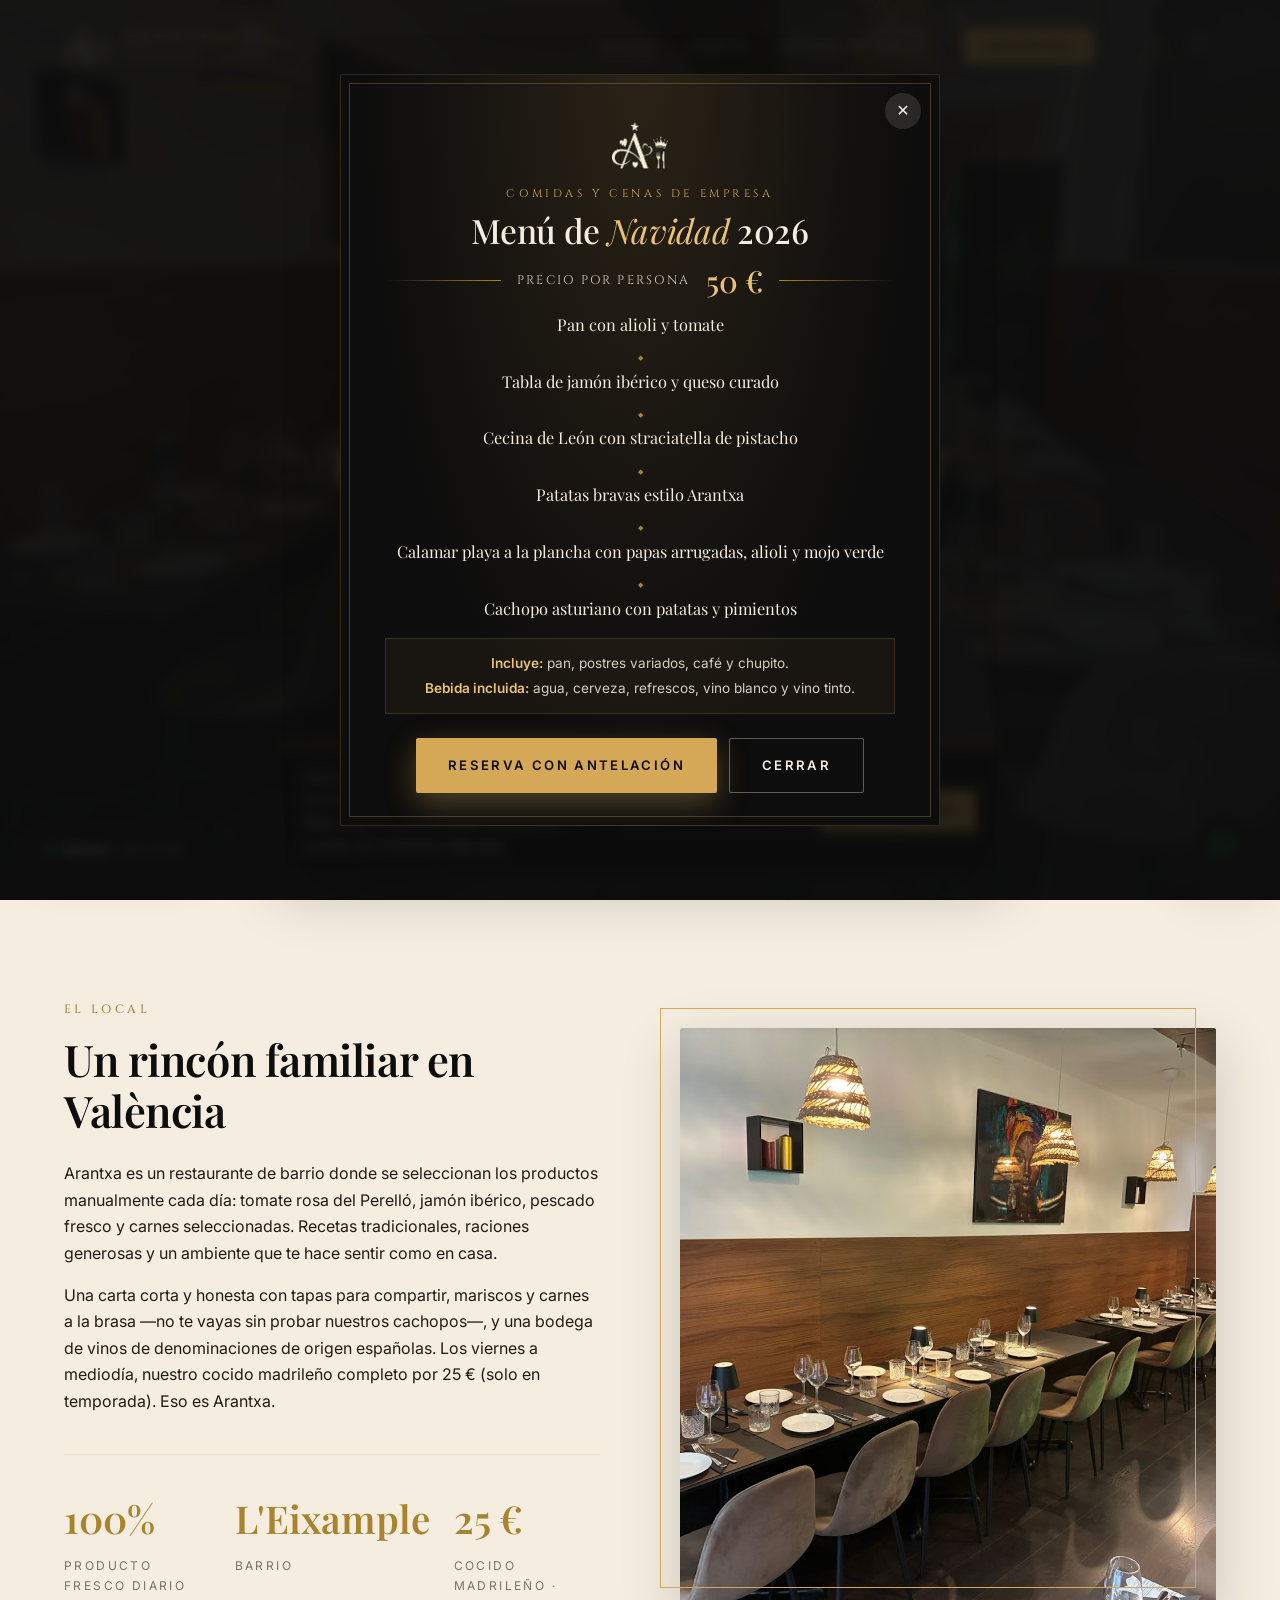
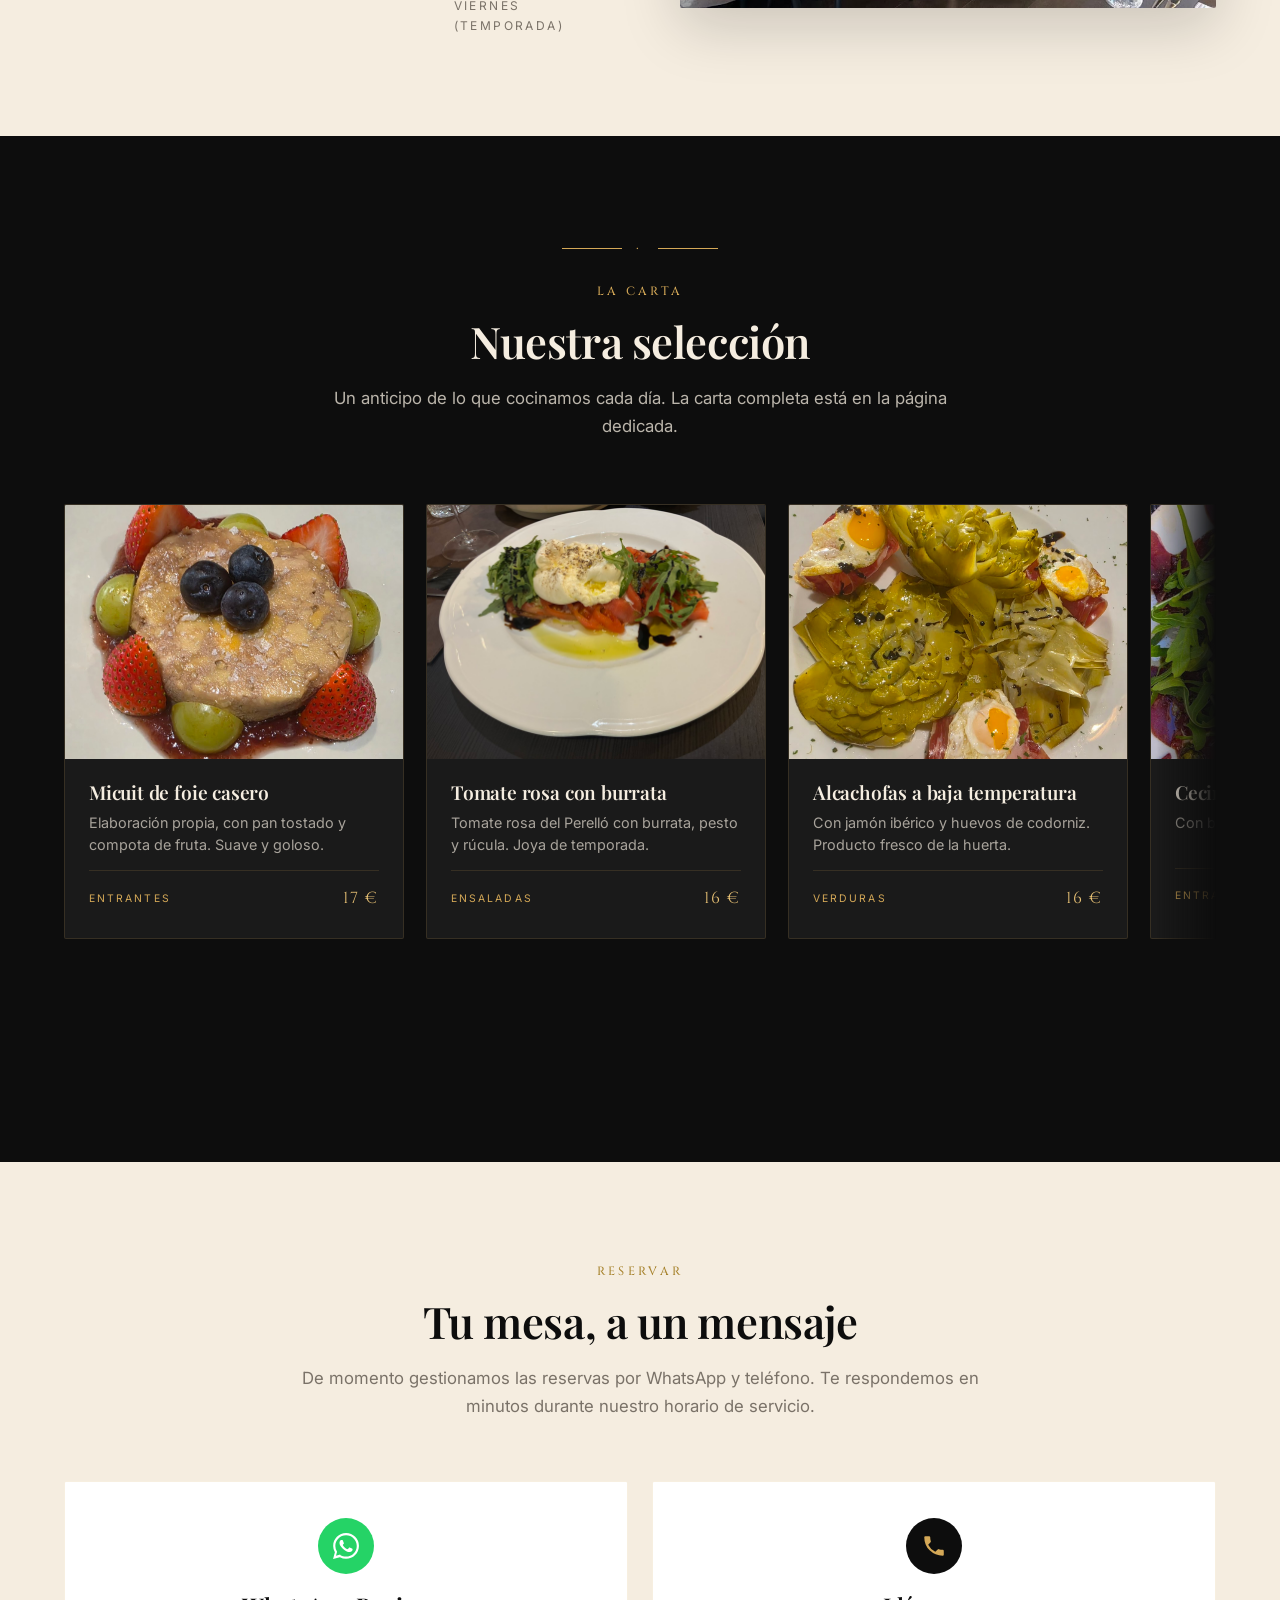
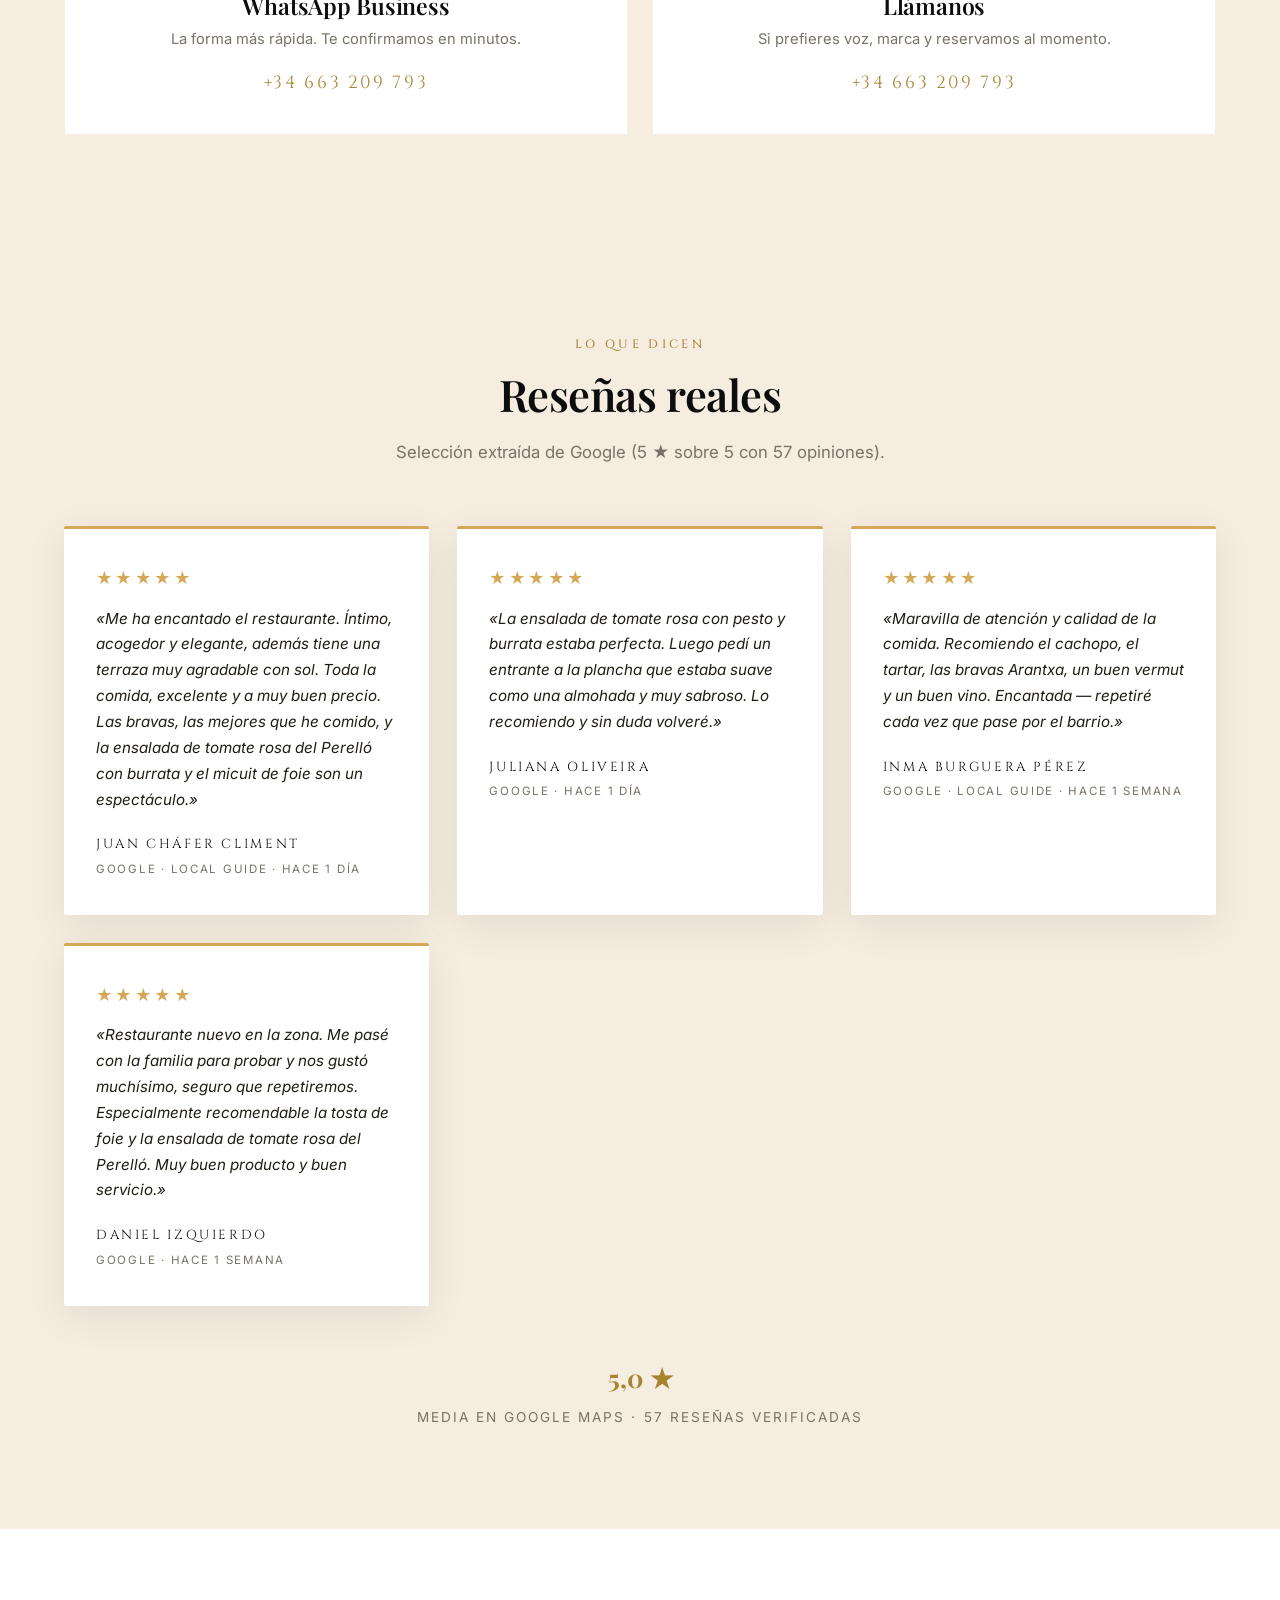
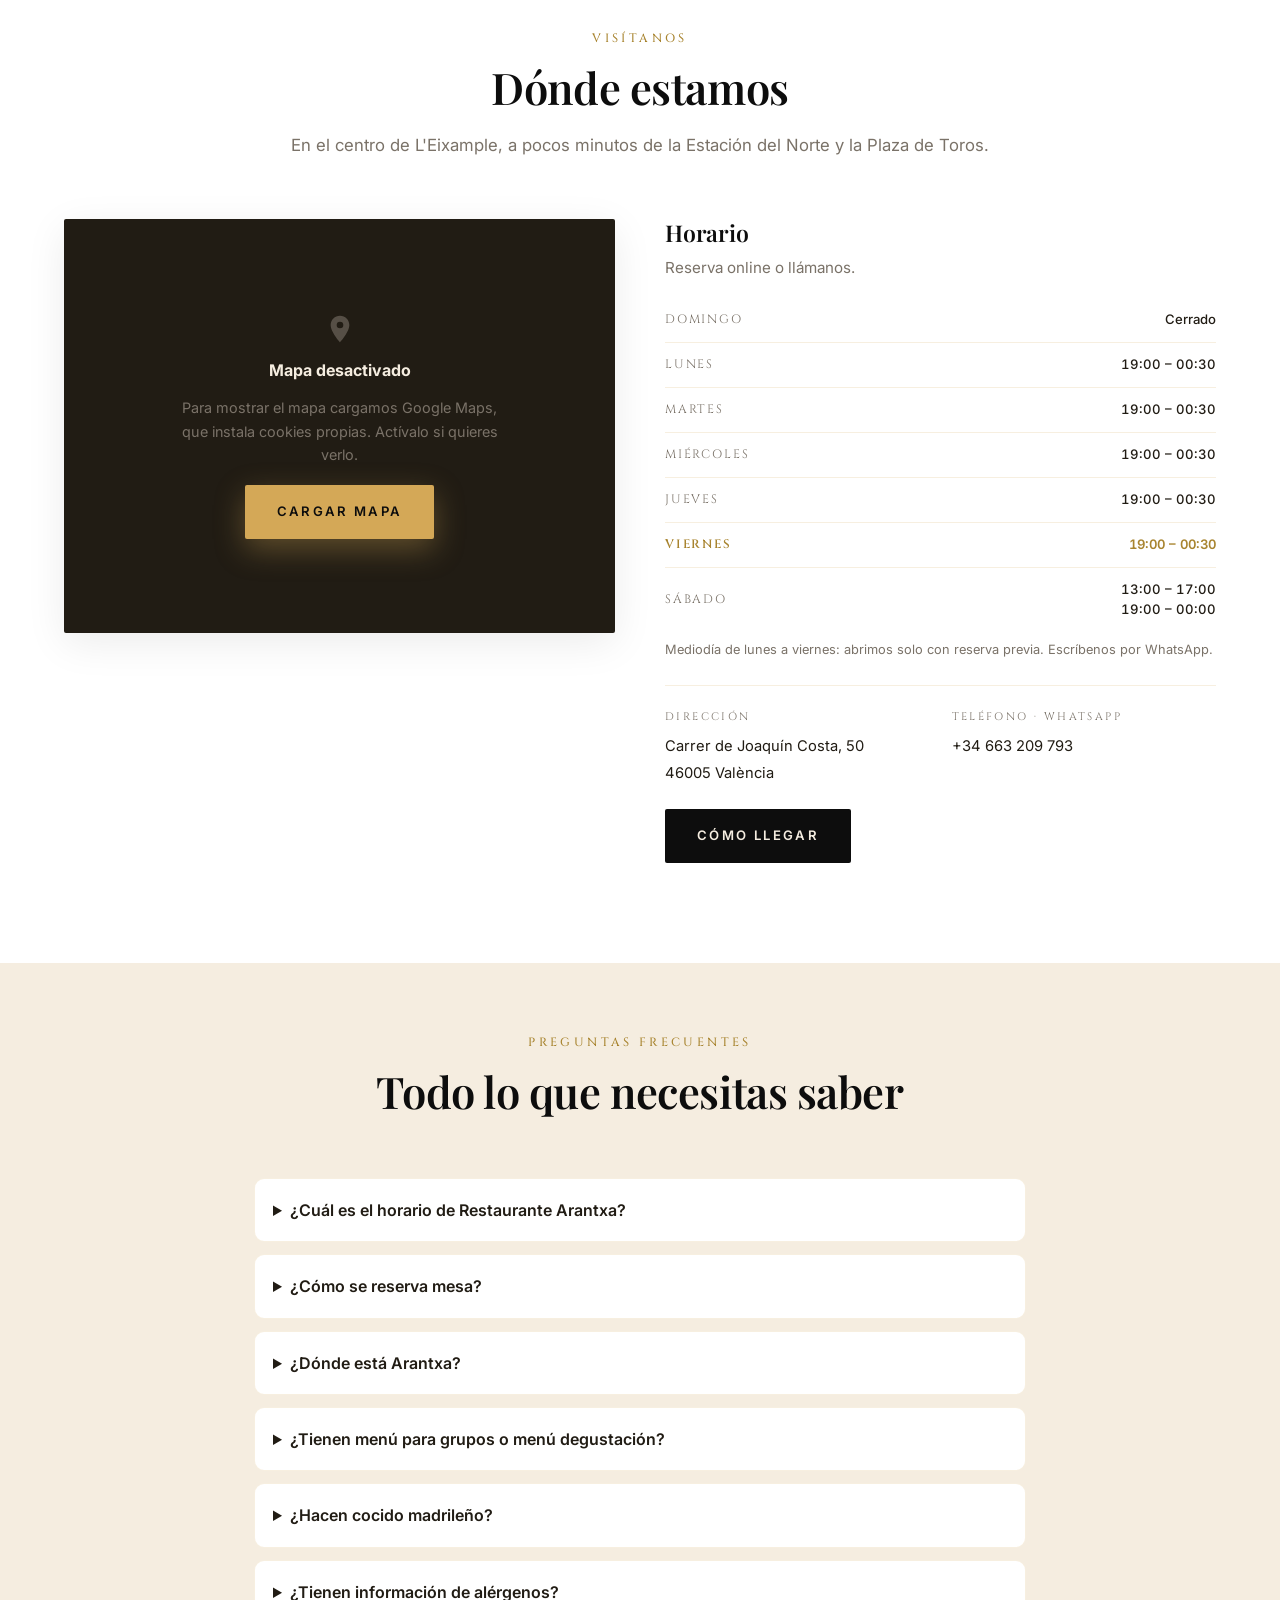
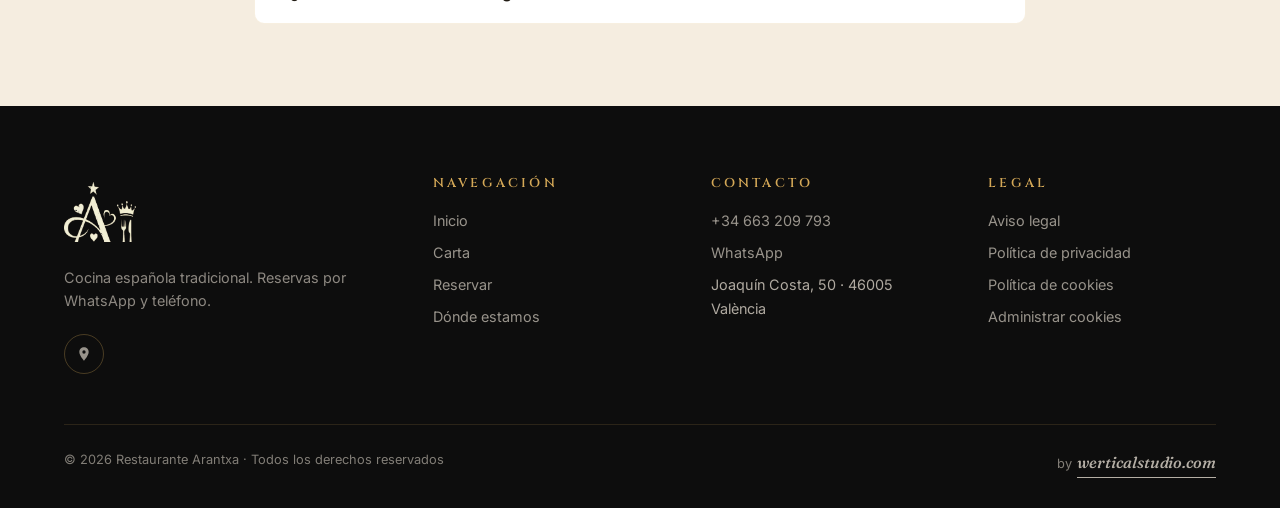
<file: index.html>
<!DOCTYPE html>
<html lang="es">
<head>
  <meta charset="UTF-8">
  <meta name="viewport" content="width=device-width, initial-scale=1.0">
  <meta name="theme-color" content="#0d0d0d">

  <title>Restaurante Arantxa · Cocina española tradicional · València</title>
  <meta name="description" content="Restaurante Arantxa en L'Eixample, València. Tapas, tomate rosa del Perelló, mariscos, carnes a la brasa y cocido madrileño los viernes. Reservas por WhatsApp.">
  <meta name="keywords" content="restaurante valencia, restaurante eixample, cocido madrileño valencia, tapas valencia, restaurante joaquin costa, cocina española valencia, arantxa">
  <meta name="author" content="Restaurante Arantxa">
  <meta name="robots" content="index,follow,max-image-preview:large">

  <link rel="canonical" href="https://restaurantearantxa.com/">
  <link rel="alternate" hreflang="es" href="https://restaurantearantxa.com/">
  <link rel="alternate" hreflang="en" href="https://restaurantearantxa.com/?lang=en">
  <link rel="alternate" hreflang="x-default" href="https://restaurantearantxa.com/">

  <!-- Open Graph -->
  <meta property="og:type" content="restaurant.restaurant">
  <meta property="og:locale" content="es_ES">
  <meta property="og:site_name" content="Restaurante Arantxa">
  <meta property="og:title" content="Restaurante Arantxa · Cocina española tradicional · València">
  <meta property="og:description" content="Tapas, mariscos, carnes a la brasa y cocido madrileño los viernes. En el corazón de L'Eixample, València.">
  <meta property="og:url" content="https://restaurantearantxa.com/">
  <meta property="og:image" content="https://restaurantearantxa.com/assets/img/local-interior-1.jpg">

  <!-- Twitter -->
  <meta name="twitter:card" content="summary_large_image">
  <meta name="twitter:title" content="Restaurante Arantxa · València">
  <meta name="twitter:description" content="Cocina española tradicional y cocido madrileño los viernes en L'Eixample.">
  <meta name="twitter:image" content="https://restaurantearantxa.com/assets/img/local-interior-1.jpg">

  <!-- Favicon -->
  <link rel="icon" href="favicon.ico" sizes="any">
  <link rel="icon" type="image/png" href="assets/img/logo.png">
  <link rel="apple-touch-icon" href="assets/img/logo-dark-plate.png">

  <!-- Fonts -->
  <link rel="preconnect" href="https://fonts.googleapis.com">
  <link rel="preconnect" href="https://fonts.gstatic.com" crossorigin>
  <link href="https://fonts.googleapis.com/css2?family=Cinzel:wght@400;500;600&family=Fraunces:ital,wght@1,400;1,500&family=Inter:wght@400;500;600;700&family=Playfair+Display:ital,wght@0,400;0,500;0,600;0,700;1,400;1,500&display=swap" rel="stylesheet">

  <link rel="stylesheet" href="assets/styles.css">

  <!-- JSON-LD: Restaurant -->
  <script type="application/ld+json">
  {
    "@context": "https://schema.org",
    "@type": "Restaurant",
    "@id": "https://restaurantearantxa.com/#restaurant",
    "name": "Restaurante Arantxa",
    "alternateName": "Gastrobar Arantxa",
    "description": "Restaurante de cocina española tradicional en L'Eixample, València. Tapas, mariscos, carnes y cocido madrileño los viernes.",
    "url": "https://restaurantearantxa.com/",
    "telephone": "+34663209793",
    "image": [
      "https://restaurantearantxa.com/assets/img/fachada.png",
      "https://restaurantearantxa.com/assets/img/local-interior-1.jpg",
      "https://restaurantearantxa.com/assets/img/plato-cachopo.jpg"
    ],
    "logo": "https://restaurantearantxa.com/assets/img/logo.png",
    "servesCuisine": ["Mediterránea", "Española", "Tapas", "Tradicional"],
    "priceRange": "€€",
    "acceptsReservations": "True",
    "address": {
      "@type": "PostalAddress",
      "streetAddress": "Carrer de Joaquín Costa, 50",
      "addressLocality": "València",
      "addressRegion": "Comunitat Valenciana",
      "postalCode": "46005",
      "addressCountry": "ES"
    },
    "geo": {
      "@type": "GeoCoordinates",
      "latitude": 39.464074,
      "longitude": -0.365943
    },
    "hasMap": "https://maps.app.goo.gl/GXvUJ25aapMyuczh7",
    "hasMenu": "https://restaurantearantxa.com/carta",
    "openingHoursSpecification": [
      { "@type": "OpeningHoursSpecification", "dayOfWeek": ["Monday","Tuesday","Wednesday","Thursday","Friday"], "opens": "19:00", "closes": "00:30" },
      { "@type": "OpeningHoursSpecification", "dayOfWeek": "Saturday", "opens": "13:00", "closes": "17:00" },
      { "@type": "OpeningHoursSpecification", "dayOfWeek": "Saturday", "opens": "19:00", "closes": "00:00" }
    ],
    "aggregateRating": {
      "@type": "AggregateRating",
      "ratingValue": "5.0",
      "reviewCount": "57",
      "bestRating": "5",
      "worstRating": "1"
    },
    "review": [
      {
        "@type": "Review",
        "author": { "@type": "Person", "name": "Juan Cháfer Climent" },
        "reviewRating": { "@type": "Rating", "ratingValue": "5", "bestRating": "5" },
        "reviewBody": "Me ha encantado el restaurante. Íntimo, acogedor y elegante, con una terraza muy agradable. Toda la comida, excelente y a muy buen precio. Las bravas, las mejores que he comido."
      },
      {
        "@type": "Review",
        "author": { "@type": "Person", "name": "Inma Burguera Pérez" },
        "reviewRating": { "@type": "Rating", "ratingValue": "5", "bestRating": "5" },
        "reviewBody": "Maravilla de atención y calidad de la comida. Recomiendo el cachopo, el tartar, las bravas Arantxa, un buen vermut y un buen vino."
      },
      {
        "@type": "Review",
        "author": { "@type": "Person", "name": "Daniel Izquierdo" },
        "reviewRating": { "@type": "Rating", "ratingValue": "5", "bestRating": "5" },
        "reviewBody": "Restaurante nuevo en la zona. Me pasé con la familia para probar y nos gustó muchísimo. Muy buen producto y buen servicio."
      }
    ],
    "potentialAction": {
      "@type": "ReserveAction",
      "target": {
        "@type": "EntryPoint",
        "urlTemplate": "https://wa.me/34663209793?text=Hola%2C%20quisiera%20reservar%20mesa%20en%20Arantxa",
        "inLanguage": "es-ES",
        "actionPlatform": ["http://schema.org/DesktopWebPlatform", "http://schema.org/MobileWebPlatform"]
      },
      "result": { "@type": "FoodEstablishmentReservation", "name": "Reserva por WhatsApp" }
    }
  }
  </script>

  <!-- JSON-LD: WebSite -->
  <script type="application/ld+json">
  {
    "@context": "https://schema.org",
    "@type": "WebSite",
    "name": "Restaurante Arantxa",
    "url": "https://restaurantearantxa.com/",
    "inLanguage": ["es-ES", "en"]
  }
  </script>
</head>
<body>

<!-- NAV -->
<nav id="mainNav">
  <div class="container nav-inner">
    <a href="index.html" class="nav-logo" aria-label="Inicio Arantxa">
      <img loading="lazy" decoding="async" src="assets/img/logo.png" alt="Logo Restaurante Arantxa">
      <span class="nav-logo-text">
        <strong>ARANTXA</strong>
        <small>Restaurante · València</small>
      </span>
    </a>
    <ul class="nav-links" id="navLinks">
      <li><a href="index.html" class="active" data-i18n="nav.inicio">Inicio</a></li>
      <li><a href="carta.html" data-i18n="nav.carta">Carta</a></li>
      <li><a href="donde-estamos.html" data-i18n="nav.donde">Dónde estamos</a></li>
      <li><a href="reservar.html" class="nav-cta" data-i18n="nav.cta">Reservar</a></li>
      <li class="lang-switch">
        <button data-lang="es" class="active" aria-label="Español">ES</button>
        <button data-lang="en" aria-label="English">EN</button>
      </li>
    </ul>
    <button class="burger" id="burger" aria-label="Menú">
      <span></span><span></span><span></span>
    </button>
  </div>
</nav>

<!-- HERO -->
<header class="hero">
  <div class="hero-bg"></div>
  <div class="hero-content">
    <div class="hero-tagline" data-i18n="hero.tagline">Cocina con alma · València</div>
    <h1 data-i18n="hero.title">Producto fresco,<br><em>recetas de toda la vida</em></h1>
    <p class="hero-sub" data-i18n="hero.sub">Tapas, ensaladas de tomate rosa del Perelló, mariscos, carnes y, los viernes, cocido madrileño. En pleno corazón de L'Eixample.</p>
    <div class="hero-cta">
      <a href="reservar.html" class="btn btn-ghost" data-i18n="hero.cta1">Reservar</a>
      <a href="carta.html" class="btn btn-ghost" data-i18n="hero.cta2">Ver la carta</a>
    </div>
  </div>
  <div class="scroll-indicator"></div>
</header>

<!-- ABOUT -->
<section class="about" id="local">
  <div class="container">
    <div class="about-grid">
      <div class="about-text reveal">
        <div class="eyebrow" data-i18n="about.eyebrow">El local</div>
        <h2 data-i18n="about.title">Un rincón familiar en València</h2>
        <p data-i18n="about.p1">Arantxa es un restaurante de barrio donde se seleccionan los productos manualmente cada día: tomate rosa del Perelló, jamón ibérico, pescado fresco y carnes seleccionadas. Recetas tradicionales, raciones generosas y un ambiente que te hace sentir como en casa.</p>
        <p data-i18n="about.p2">Una carta corta y honesta con tapas para compartir, mariscos y carnes a la brasa —no te vayas sin probar nuestros cachopos—, y una bodega de vinos de denominaciones de origen españolas. Los viernes a mediodía, nuestro cocido madrileño completo por 25 € (solo en temporada). Eso es Arantxa.</p>
        <div class="about-stats">
          <div class="about-stat">
            <span class="num">100%</span>
            <span class="lbl" data-i18n="about.stat3.lbl">Producto fresco diario</span>
          </div>
          <div class="about-stat">
            <span class="num">L'Eixample</span>
            <span class="lbl" data-i18n="about.stat.barrio">Barrio</span>
          </div>
          <div class="about-stat">
            <span class="num">25 €</span>
            <span class="lbl" data-i18n="about.stat.cocido">Cocido madrileño · viernes (temporada)</span>
          </div>
        </div>
      </div>
      <div class="about-img reveal">
        <img loading="lazy" decoding="async" src="assets/img/local-interior-2.jpg" alt="Interior de Restaurante Arantxa, mesas vestidas con velvet sage y paneles de madera nogal">
      </div>
    </div>
  </div>
</section>

<!-- CARTA TEASER -->
<section class="carta-section">
  <div class="container">
    <div class="section-head reveal">
      <div class="divider"><span class="ornament">·</span></div>
      <div class="eyebrow" data-i18n="carta.eyebrow">La carta</div>
      <h2 data-i18n="carta.title">Nuestra selección</h2>
      <p class="lead" data-i18n="carta.sub">Un anticipo de lo que cocinamos cada día. La carta completa está en la página dedicada.</p>
    </div>

    <div class="dish-grid reveal">
      <article class="dish">
        <div class="dish-img"><img loading="lazy" decoding="async" src="assets/img/plato-micuit-foie.jpg" alt="Micuit de foie casero de Arantxa"></div>
        <div class="dish-body">
          <h3 class="dish-name" data-i18n="teaser.micuit.name">Micuit de foie casero</h3>
          <p class="dish-desc" data-i18n="teaser.micuit.desc">Elaboración propia, con pan tostado y compota de fruta. Suave y goloso.</p>
          <div class="dish-foot">
            <span class="dish-tag" data-i18n="teaser.tag.entrantes">Entrantes</span>
            <span class="dish-price">17 €</span>
          </div>
        </div>
      </article>

      <article class="dish">
        <div class="dish-img"><img loading="lazy" decoding="async" src="assets/img/plato-ensalada-burrata.jpg" alt="Ensalada de tomate rosa del Perelló con burrata"></div>
        <div class="dish-body">
          <h3 class="dish-name" data-i18n="teaser.tomate.name">Tomate rosa con burrata</h3>
          <p class="dish-desc" data-i18n="teaser.tomate.desc">Tomate rosa del Perelló con burrata, pesto y rúcula. Joya valenciana de temporada.</p>
          <div class="dish-foot">
            <span class="dish-tag" data-i18n="teaser.tag.ensaladas">Ensaladas</span>
            <span class="dish-price">16 €</span>
          </div>
        </div>
      </article>

      <article class="dish">
        <div class="dish-img"><img loading="lazy" decoding="async" src="assets/img/plato-alcachofas.jpg" alt="Alcachofas a baja temperatura"></div>
        <div class="dish-body">
          <h3 class="dish-name" data-i18n="teaser.alcachofas.name">Alcachofas a baja temperatura</h3>
          <p class="dish-desc" data-i18n="teaser.alcachofas.desc">Con jamón ibérico y huevos de codorniz. Producto fresco de la huerta.</p>
          <div class="dish-foot">
            <span class="dish-tag" data-i18n="teaser.tag.verduras">Verduras</span>
            <span class="dish-price">16 €</span>
          </div>
        </div>
      </article>

      <article class="dish">
        <div class="dish-img"><img loading="lazy" decoding="async" src="assets/img/plato-cecina-burrata.jpg" alt="Cecina de León con burrata de pistacho, pesto y rúcula"></div>
        <div class="dish-body">
          <h3 class="dish-name" data-i18n="teaser.cecina.name">Cecina de León con burrata</h3>
          <p class="dish-desc" data-i18n="teaser.cecina.desc">Con burrata de pistacho, pesto y rúcula.</p>
          <div class="dish-foot">
            <span class="dish-tag" data-i18n="teaser.tag.entrantes">Entrantes</span>
            <span class="dish-price">20 €</span>
          </div>
        </div>
      </article>

      <article class="dish">
        <div class="dish-img"><img loading="lazy" decoding="async" src="assets/img/plato-entrecot.jpg" alt="Entrecot trinchado con patatas y pimientos de padrón"></div>
        <div class="dish-body">
          <h3 class="dish-name" data-i18n="teaser.entrecot.name">Entrecot trinchado</h3>
          <p class="dish-desc" data-i18n="teaser.entrecot.desc">A la brasa y trinchado, con patatas y pimientos de padrón.</p>
          <div class="dish-foot">
            <span class="dish-tag" data-i18n="teaser.tag.carnes">Carnes</span>
            <span class="dish-price">25 €</span>
          </div>
        </div>
      </article>

      <article class="dish">
        <div class="dish-img"><img loading="lazy" decoding="async" src="assets/img/plato-jamon.jpg" alt="Jamón ibérico cortado a cuchillo"></div>
        <div class="dish-body">
          <h3 class="dish-name" data-i18n="teaser.jamon.name">Jamón ibérico</h3>
          <p class="dish-desc" data-i18n="teaser.jamon.desc">Cortado a cuchillo. En tabla mixta con queso curado.</p>
          <div class="dish-foot">
            <span class="dish-tag" data-i18n="teaser.tag.entrantes">Entrantes</span>
            <span class="dish-price">18 €</span>
          </div>
        </div>
      </article>
    </div>

    <div style="text-align:center;margin-top:50px" class="reveal">
      <a href="carta.html" class="btn btn-primary" data-i18n="carta.cta">Ver carta completa</a>
    </div>
  </div>
</section>

<!-- COCIDO VIERNES (slim banner) -->
<!-- OCULTO temporalmente: no hay servicio de viernes mediodía. Para reactivar el cocido, borra esta línea de comentario y la de cierre de abajo.
<section id="cocido" style="padding:60px 0;background:var(--cream)">
  <div class="container">
    <div class="cocido-strip reveal" style="margin-bottom:0">
      <div class="cocido-strip-logo" role="img" aria-label="Restaurante Arantxa"></div>
      <div class="cocido-strip-body">
        <div class="cocido-strip-eyebrow" data-i18n="cocido.eyebrow">Todos los viernes</div>
        <h3>Cocido <em>madrileño</em> completo</h3>
        <p>Tres vuelcos · Incluye bebida y postre o café · Se agota, mejor reservar.</p>
      </div>
      <span class="cocido-strip-price">25 €<small>persona</small></span>
      <a href="reservar.html?cocido=1" class="btn btn-primary">Reservar</a>
    </div>
  </div>
</section>
-->

<!-- RESERVAS TEASER -->
<section class="reservas-section" id="reservar-teaser">
  <div class="container">
    <div class="section-head reveal">
      <div class="eyebrow" data-i18n="reservas.eyebrow">Reservar</div>
      <h2 data-i18n="reservas.title">Tu mesa, a un mensaje</h2>
      <p data-i18n="reservas.sub">De momento gestionamos las reservas por WhatsApp y teléfono. Te respondemos en minutos durante nuestro horario de servicio.</p>
    </div>

    <div class="channels-grid reveal">
      <a href="reservar.html" class="channel-card channel-wa">
        <div class="channel-icon">
          <svg viewBox="0 0 24 24" fill="currentColor"><path d="M.057 24l1.687-6.163a11.867 11.867 0 01-1.588-5.945C.16 5.335 5.495 0 12.05 0a11.817 11.817 0 018.413 3.488 11.824 11.824 0 013.48 8.413c-.003 6.557-5.338 11.892-11.893 11.892a11.9 11.9 0 01-5.688-1.448L.057 24zm6.597-3.807c1.676.995 3.276 1.591 5.392 1.592 5.448 0 9.886-4.434 9.889-9.885.002-5.462-4.415-9.89-9.881-9.892-5.452 0-9.887 4.434-9.889 9.884a9.86 9.86 0 001.595 5.392l-.999 3.648 3.893-1.025zm11.387-5.464c-.074-.124-.272-.198-.57-.347-.297-.149-1.758-.868-2.031-.967-.272-.099-.47-.149-.669.149-.198.297-.768.967-.941 1.165-.173.198-.347.223-.644.074-.297-.149-1.255-.462-2.39-1.475-.883-.788-1.48-1.761-1.653-2.059-.173-.297-.018-.458.13-.606.134-.133.297-.347.446-.521.151-.172.2-.296.3-.495.099-.198.05-.372-.025-.521-.075-.149-.669-1.612-.916-2.207-.242-.579-.487-.501-.669-.51l-.57-.01c-.198 0-.52.074-.792.372s-1.04 1.016-1.04 2.479 1.065 2.876 1.213 3.074c.149.198 2.095 3.2 5.076 4.487.71.306 1.263.489 1.694.626.712.226 1.36.194 1.872.118.571-.085 1.758-.719 2.006-1.413.248-.694.248-1.289.173-1.413z"/></svg>
        </div>
        <h3 data-i18n="channel.wa.title">WhatsApp Business</h3>
        <p data-i18n="channel.wa.desc">La forma más rápida. Te confirmamos en minutos.</p>
        <span class="big">+34 663 209 793</span>
      </a>

      <a href="tel:+34663209793" class="channel-card">
        <div class="channel-icon">
          <svg viewBox="0 0 24 24" fill="currentColor"><path d="M6.62 10.79a15.05 15.05 0 006.59 6.59l2.2-2.2a1 1 0 011.05-.24 11.36 11.36 0 003.58.57 1 1 0 011 1V20a1 1 0 01-1 1A17 17 0 013 4a1 1 0 011-1h3.5a1 1 0 011 1 11.36 11.36 0 00.57 3.58 1 1 0 01-.24 1.05l-2.2 2.2z"/></svg>
        </div>
        <h3 data-i18n="channel.tel.title">Llámanos</h3>
        <p data-i18n="channel.tel.desc">Si prefieres voz, marca y reservamos al momento.</p>
        <span class="big">+34 663 209 793</span>
      </a>
    </div>
  </div>
</section>

<!-- RESEÑAS (Google) -->
<section class="reviews" id="reviews">
  <div class="container">
    <div class="section-head reveal">
      <div class="eyebrow" data-i18n="reviews.eyebrow">Lo que dicen</div>
      <h2 data-i18n="reviews.title">Reseñas reales</h2>
      <p data-i18n="reviews.sub">Selección extraída de Google (5 ★ sobre 5 con 57 opiniones).</p>
    </div>

    <div class="reviews-grid reveal">
      <article class="review-card">
        <div class="review-stars">★★★★★</div>
        <p class="review-text">«Me ha encantado el restaurante. Íntimo, acogedor y elegante, además tiene una terraza muy agradable con sol. Toda la comida, excelente y a muy buen precio. Las bravas, las mejores que he comido, y la ensalada de tomate rosa del Perelló con burrata y el micuit de foie son un espectáculo.»</p>
        <div class="review-author">Juan Cháfer Climent</div>
        <div class="review-meta">Google · Local Guide · hace 1 día</div>
      </article>

      <article class="review-card">
        <div class="review-stars">★★★★★</div>
        <p class="review-text">«La ensalada de tomate rosa con pesto y burrata estaba perfecta. Luego pedí un entrante a la plancha que estaba suave como una almohada y muy sabroso. Lo recomiendo y sin duda volveré.»</p>
        <div class="review-author">Juliana Oliveira</div>
        <div class="review-meta">Google · hace 1 día</div>
      </article>

      <article class="review-card">
        <div class="review-stars">★★★★★</div>
        <p class="review-text">«Maravilla de atención y calidad de la comida. Recomiendo el cachopo, el tartar, las bravas Arantxa, un buen vermut y un buen vino. Encantada — repetiré cada vez que pase por el barrio.»</p>
        <div class="review-author">Inma Burguera Pérez</div>
        <div class="review-meta">Google · Local Guide · hace 1 semana</div>
      </article>

      <article class="review-card">
        <div class="review-stars">★★★★★</div>
        <p class="review-text">«Restaurante nuevo en la zona. Me pasé con la familia para probar y nos gustó muchísimo, seguro que repetiremos. Especialmente recomendable la tosta de foie y la ensalada de tomate rosa del Perelló. Muy buen producto y buen servicio.»</p>
        <div class="review-author">Daniel Izquierdo</div>
        <div class="review-meta">Google · hace 1 semana</div>
      </article>
    </div>

    <div class="reviews-foot reveal">
      <strong data-i18n="reviews.foot.stars">5,0 ★</strong>
      <span data-i18n="reviews.foot.label">Media en Google Maps · 57 reseñas verificadas</span>
    </div>
  </div>
</section>

<!-- WHERE TEASER -->
<section class="where" id="donde-teaser">
  <div class="container">
    <div class="section-head reveal">
      <div class="eyebrow" data-i18n="where.eyebrow">Visítanos</div>
      <h2 data-i18n="where.title">Dónde estamos</h2>
      <p data-i18n="where.sub">En el centro de L'Eixample, a pocos minutos de la Estación del Norte y la Plaza de Toros.</p>
    </div>

    <div class="where-grid">
      <div class="map-wrap reveal" id="mapWrap" role="button" tabindex="0" aria-label="Cargar mapa">
        <div class="map-placeholder">
          <svg viewBox="0 0 24 24" fill="currentColor"><path d="M12 2C8.13 2 5 5.13 5 9c0 5.25 7 13 7 13s7-7.75 7-13c0-3.87-3.13-7-7-7zm0 9.5a2.5 2.5 0 110-5 2.5 2.5 0 010 5z"/></svg>
          <span>Pulsa para cargar el mapa</span>
          <small>Carrer de Joaquín Costa, 50 · 46005 València</small>
        </div>
      </div>

      <div class="contact-block reveal">
        <h3 data-i18n="contact.hours">Horario</h3>
        <p style="color:var(--muted);font-size:.95rem;margin-bottom:18px" data-i18n="contact.subtitle">Reserva online o llámanos.</p>
        <table class="hours-table">
          <tr data-day="dom"><td data-i18n="day.sun">Domingo</td><td class="closed" data-i18n="day.closed">Cerrado</td></tr>
          <tr data-day="lun"><td data-i18n="day.mon">Lunes</td><td>19:00 – 00:30</td></tr>
          <tr data-day="mar"><td data-i18n="day.tue">Martes</td><td>19:00 – 00:30</td></tr>
          <tr data-day="mie"><td data-i18n="day.wed">Miércoles</td><td>19:00 – 00:30</td></tr>
          <tr data-day="jue"><td data-i18n="day.thu">Jueves</td><td>19:00 – 00:30</td></tr>
          <tr data-day="vie"><td data-i18n="day.fri">Viernes</td><td>19:00 – 00:30</td></tr>
          <tr data-day="sab"><td data-i18n="day.sat">Sábado</td><td>13:00 – 17:00<br>19:00 – 00:00</td></tr>
        </table>
        <p style="margin-top:10px;font-size:.8rem;color:var(--muted);line-height:1.4" data-i18n="hours.midday">Mediodía de lunes a viernes: abrimos solo con reserva previa. Escríbenos por WhatsApp.</p>

        <div class="contact-quick">
          <div>
            <span class="contact-quick-label" data-i18n="contact.address">Dirección</span>
            <a href="https://maps.app.goo.gl/GXvUJ25aapMyuczh7" target="_blank" rel="noopener">Carrer de Joaquín Costa, 50<br>46005 València</a>
          </div>
          <div>
            <span class="contact-quick-label" data-i18n="contact.phonewa">Teléfono · WhatsApp</span>
            <a href="tel:+34663209793">+34 663 209 793</a>
          </div>
        </div>

        <div style="margin-top:24px">
          <a href="donde-estamos.html" class="btn btn-dark" data-i18n="where.cta">Cómo llegar</a>
        </div>
      </div>
    </div>
  </div>
</section>

<!-- FAQ (SEO + GEO) -->
<script type="application/ld+json">
{
  "@context": "https://schema.org",
  "@type": "FAQPage",
  "mainEntity": [
    { "@type": "Question", "name": "¿Cuál es el horario de Restaurante Arantxa?", "acceptedAnswer": { "@type": "Answer", "text": "De lunes a viernes abrimos por la noche, de 19:00 a 00:30. Los sábados, de 13:00 a 17:00 y de 19:00 a 00:00. Domingos cerrado. El mediodía de lunes a viernes abrimos solo con reserva previa por WhatsApp." } },
    { "@type": "Question", "name": "¿Cómo se reserva mesa en Arantxa?", "acceptedAnswer": { "@type": "Answer", "text": "Puedes reservar por WhatsApp o teléfono en el +34 663 209 793, o desde la página de reservas de la web." } },
    { "@type": "Question", "name": "¿Dónde está Restaurante Arantxa?", "acceptedAnswer": { "@type": "Answer", "text": "En Carrer de Joaquín Costa, 50, L'Eixample, 46005 València, a 5 minutos del Mercado de Colón (metro Xàtiva y Colón)." } },
    { "@type": "Question", "name": "¿Tienen menú para grupos o menú degustación?", "acceptedAnswer": { "@type": "Answer", "text": "Sí. Menú para grupos por 40 € por persona y menú degustación por 27,90 € por persona (mínimo 2 personas). Ambos se sirven para toda la mesa." } },
    { "@type": "Question", "name": "¿Hacen cocido madrileño?", "acceptedAnswer": { "@type": "Answer", "text": "Sí, servimos cocido madrileño completo los viernes (solo en temporada) por 25 €. Consulta disponibilidad por WhatsApp." } },
    { "@type": "Question", "name": "¿Tienen información de alérgenos?", "acceptedAnswer": { "@type": "Answer", "text": "Sí. Contamos con la información de los 14 alérgenos de declaración obligatoria; pregunta a nuestro personal por cada plato." } }
  ]
}
</script>
<section id="faq" style="padding:70px 0;background:var(--cream)">
  <div class="container" style="max-width:820px">
    <div class="section-head reveal">
      <div class="eyebrow" data-i18n="faq.eyebrow">Preguntas frecuentes</div>
      <h2 data-i18n="faq.title">Todo lo que necesitas saber</h2>
    </div>
    <div class="faq-list reveal" style="margin-top:30px">
      <details style="border:1px solid var(--line);border-radius:10px;padding:2px 18px;margin-bottom:12px;background:#fff">
        <summary style="cursor:pointer;font-weight:600;padding:16px 0" data-i18n="faq.q1">¿Cuál es el horario de Restaurante Arantxa?</summary>
        <p style="color:var(--muted);margin:0 0 16px" data-i18n="faq.a1">De lunes a viernes abrimos por la noche, de 19:00 a 00:30. Los sábados, de 13:00 a 17:00 y de 19:00 a 00:00. Domingos cerrado. El mediodía de lunes a viernes abrimos solo con reserva previa por WhatsApp.</p>
      </details>
      <details style="border:1px solid var(--line);border-radius:10px;padding:2px 18px;margin-bottom:12px;background:#fff">
        <summary style="cursor:pointer;font-weight:600;padding:16px 0" data-i18n="faq.q2">¿Cómo se reserva mesa?</summary>
        <p style="color:var(--muted);margin:0 0 16px" data-i18n="faq.a2">Puedes reservar por WhatsApp o teléfono en el +34 663 209 793, o desde la página de reservas de la web.</p>
      </details>
      <details style="border:1px solid var(--line);border-radius:10px;padding:2px 18px;margin-bottom:12px;background:#fff">
        <summary style="cursor:pointer;font-weight:600;padding:16px 0" data-i18n="faq.q3">¿Dónde está Arantxa?</summary>
        <p style="color:var(--muted);margin:0 0 16px" data-i18n="faq.a3">En Carrer de Joaquín Costa, 50, L'Eixample, 46005 València, a 5 minutos del Mercado de Colón (metro Xàtiva y Colón).</p>
      </details>
      <details style="border:1px solid var(--line);border-radius:10px;padding:2px 18px;margin-bottom:12px;background:#fff">
        <summary style="cursor:pointer;font-weight:600;padding:16px 0" data-i18n="faq.q4">¿Tienen menú para grupos o menú degustación?</summary>
        <p style="color:var(--muted);margin:0 0 16px" data-i18n="faq.a4">Sí. Menú para grupos por 40 € por persona y menú degustación por 27,90 € por persona (mínimo 2 personas). Ambos se sirven para toda la mesa.</p>
      </details>
      <details style="border:1px solid var(--line);border-radius:10px;padding:2px 18px;margin-bottom:12px;background:#fff">
        <summary style="cursor:pointer;font-weight:600;padding:16px 0" data-i18n="faq.q5">¿Hacen cocido madrileño?</summary>
        <p style="color:var(--muted);margin:0 0 16px" data-i18n="faq.a5">Sí, servimos cocido madrileño completo los viernes (solo en temporada) por 25 €. Consulta disponibilidad por WhatsApp.</p>
      </details>
      <details style="border:1px solid var(--line);border-radius:10px;padding:2px 18px;margin-bottom:12px;background:#fff">
        <summary style="cursor:pointer;font-weight:600;padding:16px 0" data-i18n="faq.q6">¿Tienen información de alérgenos?</summary>
        <p style="color:var(--muted);margin:0 0 16px" data-i18n="faq.a6">Sí. Contamos con la información de los 14 alérgenos de declaración obligatoria; pregunta a nuestro personal por cada plato.</p>
      </details>
    </div>
  </div>
</section>

<!-- FOOTER -->
<footer>
  <div class="container">
    <div class="foot-grid">
      <div class="foot-col foot-brand">
        <img loading="lazy" decoding="async" src="assets/img/logo.png" alt="Logo Arantxa">
        <p data-i18n="footer.tagline">Cocina española tradicional. Reservas por WhatsApp y teléfono.</p>
        <div class="foot-social">
          <a href="https://maps.app.goo.gl/GXvUJ25aapMyuczh7" target="_blank" rel="noopener" aria-label="Google Maps">
            <svg viewBox="0 0 24 24" fill="currentColor"><path d="M12 2C8.13 2 5 5.13 5 9c0 5.25 7 13 7 13s7-7.75 7-13c0-3.87-3.13-7-7-7zm0 9.5a2.5 2.5 0 110-5 2.5 2.5 0 010 5z"/></svg>
          </a>
        </div>
      </div>

      <div class="foot-col">
        <h4 data-i18n="footer.col1">Navegación</h4>
        <ul>
          <li><a href="index.html" data-i18n="nav.inicio">Inicio</a></li>
          <li><a href="carta.html" data-i18n="nav.carta">Carta</a></li>
          <li><a href="reservar.html" data-i18n="nav.reservar">Reservar</a></li>
          <li><a href="donde-estamos.html" data-i18n="nav.donde">Dónde estamos</a></li>
        </ul>
      </div>

      <div class="foot-col">
        <h4 data-i18n="footer.col2">Contacto</h4>
        <ul>
          <li><a href="tel:+34663209793">+34 663 209 793</a></li>
          <li><a href="https://wa.me/34663209793" target="_blank" rel="noopener">WhatsApp</a></li>
          <li>Joaquín Costa, 50 · 46005 València</li>
        </ul>
      </div>

      <div class="foot-col">
        <h4 data-i18n="footer.col3">Legal</h4>
        <ul>
          <li><a href="#" data-modal-open="modalLegal" data-i18n="footer.legal">Aviso legal</a></li>
          <li><a href="#" data-modal-open="modalPrivacy" data-i18n="footer.privacy">Política de privacidad</a></li>
          <li><a href="#" data-modal-open="modalCookies" data-i18n="footer.cookies">Política de cookies</a></li>
          <li><a href="#" data-cookie-manage data-i18n="footer.manage">Administrar cookies</a></li>
        </ul>
      </div>
    </div>

    <div class="foot-bottom">
      <span>© <script>document.write(new Date().getFullYear())</script> Restaurante Arantxa · <span data-i18n="footer.rights">Todos los derechos reservados</span></span>
      <span class="wertical-credit"><span class="by">by</span> <a href="https://werticalstudio.com" target="_blank" rel="noopener">werticalstudio.com</a></span>
    </div>
  </div>
</footer>

<!-- WhatsApp floating -->
<a href="https://wa.me/34663209793?text=Hola%2C%20quisiera%20reservar%20mesa%20en%20Arantxa" class="wa-float" target="_blank" rel="noopener" aria-label="Reservar por WhatsApp">
  <svg viewBox="0 0 24 24" fill="currentColor"><path d="M.057 24l1.687-6.163a11.867 11.867 0 01-1.588-5.945C.16 5.335 5.495 0 12.05 0a11.817 11.817 0 018.413 3.488 11.824 11.824 0 013.48 8.413c-.003 6.557-5.338 11.892-11.893 11.892a11.9 11.9 0 01-5.688-1.448L.057 24zm6.597-3.807c1.676.995 3.276 1.591 5.392 1.592 5.448 0 9.886-4.434 9.889-9.885.002-5.462-4.415-9.89-9.881-9.892-5.452 0-9.887 4.434-9.889 9.884a9.86 9.86 0 001.595 5.392l-.999 3.648 3.893-1.025zm11.387-5.464c-.074-.124-.272-.198-.57-.347-.297-.149-1.758-.868-2.031-.967-.272-.099-.47-.149-.669.149-.198.297-.768.967-.941 1.165-.173.198-.347.223-.644.074-.297-.149-1.255-.462-2.39-1.475-.883-.788-1.48-1.761-1.653-2.059-.173-.297-.018-.458.13-.606.134-.133.297-.347.446-.521.151-.172.2-.296.3-.495.099-.198.05-.372-.025-.521-.075-.149-.669-1.612-.916-2.207-.242-.579-.487-.501-.669-.51l-.57-.01c-.198 0-.52.074-.792.372s-1.04 1.016-1.04 2.479 1.065 2.876 1.213 3.074c.149.198 2.095 3.2 5.076 4.487.71.306 1.263.489 1.694.626.712.226 1.36.194 1.872.118.571-.085 1.758-.719 2.006-1.413.248-.694.248-1.289.173-1.413z"/></svg>
</a>

<!-- Estado abierto / cerrado -->
<div class="status-float" id="statusFloat" hidden>
  <span class="status-dot"></span>
  <span class="status-text"></span>
</div>

<!-- Cookies -->
<div class="cookies" id="cookies">
  <p data-i18n="cookie.text">Usamos cookies técnicas y de Google Maps para mostrar el mapa. No usamos cookies de marketing.</p>
  <div class="cookies-actions">
    <button class="reject" data-action="reject" data-i18n="cookie.reject">Solo técnicas</button>
    <button class="accept" data-action="accept" data-i18n="cookie.accept">Aceptar</button>
  </div>
</div>

<!-- Modals -->
<div class="modal" id="modalLegal">
  <div class="modal-box">
    <button class="modal-close" data-modal-close aria-label="Cerrar">✕</button>
    <h3>Aviso legal</h3>
    <p>En cumplimiento del artículo 10 de la Ley 34/2002, de Servicios de la Sociedad de la Información y de Comercio Electrónico (LSSI-CE), se informan los datos del titular de este sitio web:</p>
    <p><strong>Titular:</strong> María Aranzazu Esteban Montero (empresaria autónoma)<br>
    <strong>NIF:</strong> 01928576A<br>
    <strong>Actividad:</strong> Restaurante · «Restaurante Arantxa»<br>
    <strong>Domicilio:</strong> Carrer de Joaquín Costa, 50 · 46005 València<br>
    <strong>Contacto:</strong> <a href="mailto:aranchaesteban@icloud.com">aranchaesteban@icloud.com</a> · +34 663 209 793</p>
    <h4>Condiciones de uso</h4>
    <p>El acceso a esta web es gratuito y atribuye la condición de usuario, que se compromete a utilizar sus contenidos conforme a la ley y la buena fe. Los platos, precios y disponibilidad mostrados son orientativos y no vinculantes hasta su confirmación en el restaurante.</p>
    <h4>Propiedad intelectual</h4>
    <p>Los contenidos de este sitio (textos, fotografías, logotipos y marcas) son titularidad de María Aranzazu Esteban Montero / Restaurante Arantxa o de sus licenciantes, y están protegidos por la normativa de propiedad intelectual e industrial. Queda prohibida su reproducción o uso sin autorización.</p>
    <h4>Responsabilidad</h4>
    <p>El titular no se responsabiliza de los daños derivados de un uso indebido de esta web ni de los contenidos de sitios externos enlazados.</p>
    <h4>Legislación y jurisdicción</h4>
    <p>Este aviso se rige por la legislación española. Para cualquier controversia serán competentes los juzgados y tribunales de València, salvo que la normativa de consumo aplicable establezca otro fuero.</p>
  </div>
</div>

<div class="modal" id="modalPrivacy">
  <div class="modal-box">
    <button class="modal-close" data-modal-close aria-label="Cerrar">✕</button>
    <h3>Política de privacidad</h3>
    <p>Conforme al Reglamento (UE) 2016/679 (RGPD) y a la Ley Orgánica 3/2018 (LOPDGDD), te informamos sobre el tratamiento de tus datos personales.</p>
    <h4>Responsable</h4>
    <p>María Aranzazu Esteban Montero · NIF 01928576A · Carrer de Joaquín Costa, 50, 46005 València · <a href="mailto:aranchaesteban@icloud.com">aranchaesteban@icloud.com</a></p>
    <h4>Datos y finalidad</h4>
    <p>Esta web es meramente informativa y <strong>no almacena tus datos en servidores propios</strong>. Las reservas y consultas se gestionan por WhatsApp, teléfono o correo electrónico; solo tratamos los datos que nos facilites por esos canales (nombre, teléfono, email y detalles de la reserva) con la finalidad de atender tu solicitud.</p>
    <h4>Legitimación</h4>
    <p>El consentimiento que prestas al contactarnos (art. 6.1.a RGPD) y la aplicación de medidas precontractuales a petición tuya (art. 6.1.b RGPD).</p>
    <h4>Conservación</h4>
    <p>Conservamos los datos el tiempo necesario para gestionar tu reserva o consulta y, posteriormente, durante los plazos legalmente exigibles; después se suprimen.</p>
    <h4>Destinatarios</h4>
    <p>No cedemos tus datos a terceros salvo obligación legal. Si escribes por WhatsApp, la comunicación se rige además por la política de privacidad de WhatsApp/Meta.</p>
    <h4>Derechos</h4>
    <p>Puedes ejercer tus derechos de acceso, rectificación, supresión, oposición, portabilidad y limitación escribiendo a <a href="mailto:aranchaesteban@icloud.com">aranchaesteban@icloud.com</a>. Si crees que no se han atendido correctamente, puedes reclamar ante la Agencia Española de Protección de Datos (<a href="https://www.aepd.es" target="_blank" rel="noopener">www.aepd.es</a>).</p>
  </div>
</div>

<div class="modal" id="modalCookies">
  <div class="modal-box">
    <button class="modal-close" data-modal-close aria-label="Cerrar">✕</button>
    <h3>Política de cookies</h3>
    <p>Usamos el mínimo imprescindible. Desde el aviso de cookies puedes «Aceptar todo» o «Solo necesarias», y cambiar tu elección cuando quieras con el enlace <strong>«Administrar cookies»</strong> del pie de página.</p>
    <h4>Cookies necesarias (siempre activas)</h4>
    <p>Almacenamiento técnico en tu navegador (localStorage) para recordar el idioma y tu preferencia de cookies. Son imprescindibles para el funcionamiento del sitio, no se comparten con terceros y no requieren consentimiento.</p>
    <h4>Google Maps (opcional)</h4>
    <p>El mapa de la página «Dónde estamos» <strong>solo se carga si aceptas estas cookies</strong>. Al hacerlo, Google puede instalar sus propias cookies, sujetas a la <a href="https://policies.google.com/privacy" target="_blank" rel="noopener">política de privacidad de Google</a>. Si eliges «Solo necesarias», el mapa no se muestra; en su lugar verás un botón para activarlo puntualmente.</p>
    <h4>Marketing y analítica</h4>
    <p>No utilizamos cookies de publicidad ni de analítica de comportamiento.</p>
    <h4>Gestión</h4>
    <p>Puedes cambiar tu consentimiento con «Administrar cookies» (pie de página) o borrar y bloquear las cookies desde la configuración de tu navegador en cualquier momento.</p>
  </div>
</div>

<script src="assets/app.js"></script>
</body>
</html>
</file>
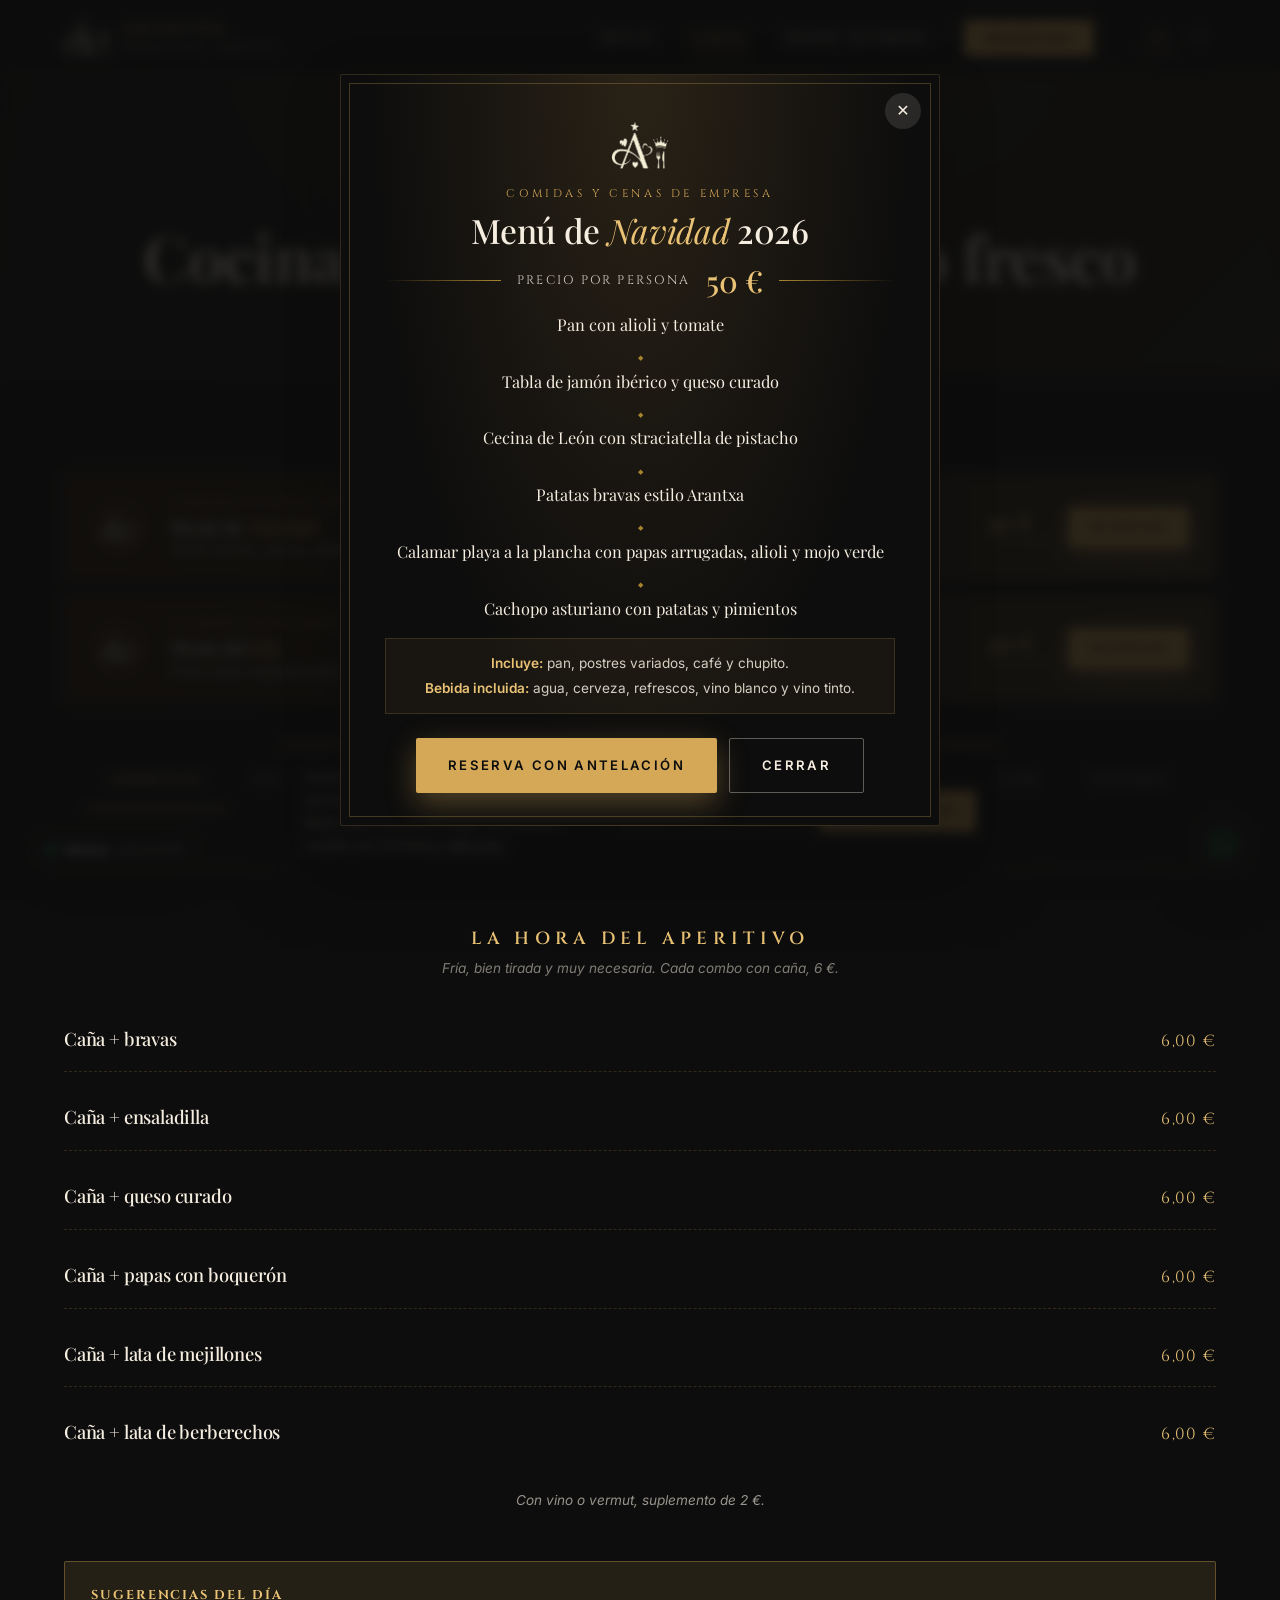
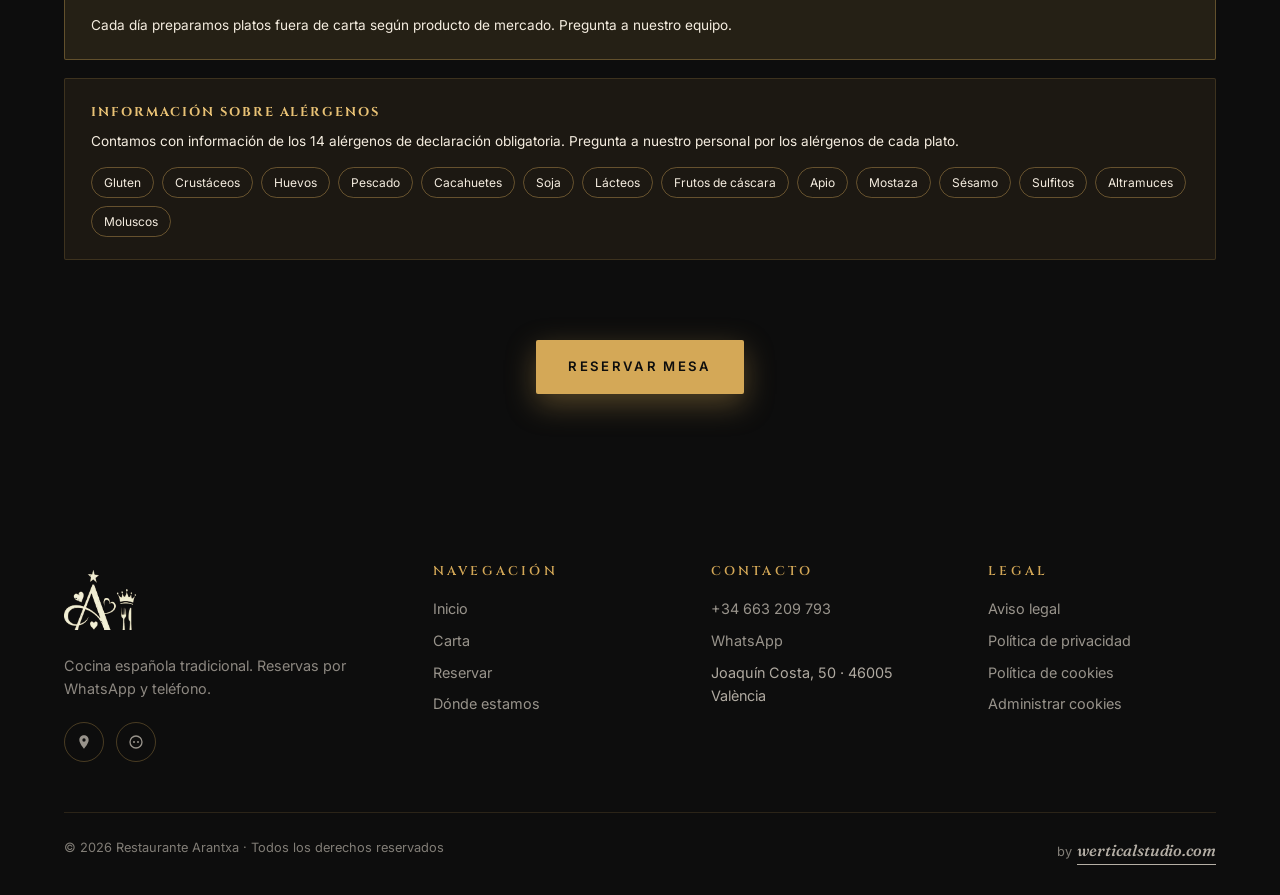
<file: carta.html>
<!DOCTYPE html>
<html lang="es">
<head>
  <meta charset="UTF-8">
  <meta name="viewport" content="width=device-width, initial-scale=1.0">
  <meta name="theme-color" content="#0d0d0d">

  <title>Carta de Arantxa · Tapas, mariscos, carnes y cocido madrileño · València</title>
  <meta name="description" content="Carta de Arantxa: tapas para compartir, tomate del Perelló, del mar, carnes a la brasa, cachopo, menú degustación y cocido madrileño los viernes.">
  <meta name="robots" content="index,follow,max-image-preview:large">

  <link rel="canonical" href="https://restaurantearantxa.com/carta">
  <link rel="alternate" hreflang="es" href="https://restaurantearantxa.com/carta">
  <link rel="alternate" hreflang="en" href="https://restaurantearantxa.com/carta?lang=en">
  <link rel="alternate" hreflang="x-default" href="https://restaurantearantxa.com/carta">

  <meta property="og:type" content="article">
  <meta property="og:locale" content="es_ES">
  <meta property="og:site_name" content="Restaurante Arantxa">
  <meta property="og:title" content="Carta de Arantxa · València">
  <meta property="og:description" content="Tapas, mariscos, carnes a la brasa, menú degustación y cocido madrileño los viernes.">
  <meta property="og:url" content="https://restaurantearantxa.com/carta">
  <meta property="og:image" content="https://restaurantearantxa.com/assets/img/carta-comida.png">

  <meta name="twitter:card" content="summary_large_image">
  <meta name="twitter:title" content="Carta de Arantxa · València">
  <meta name="twitter:image" content="https://restaurantearantxa.com/assets/img/carta-comida.png">

  <link rel="icon" href="favicon.ico" sizes="any">
  <link rel="icon" type="image/png" href="assets/img/logo.png">
  <link rel="apple-touch-icon" href="assets/img/logo-dark-plate.png">

  <link rel="preconnect" href="https://fonts.googleapis.com">
  <link rel="preconnect" href="https://fonts.gstatic.com" crossorigin>
  <link href="https://fonts.googleapis.com/css2?family=Cinzel:wght@400;500;600&family=Fraunces:ital,wght@1,400;1,500&family=Inter:wght@400;500;600;700&family=Playfair+Display:ital,wght@0,400;0,500;0,600;0,700;1,400;1,500&display=swap" rel="stylesheet">

  <link rel="stylesheet" href="assets/styles.css">

  <!-- JSON-LD: Menu -->
  <script type="application/ld+json">
  {
    "@context": "https://schema.org",
    "@type": "Menu",
    "name": "Carta Restaurante Arantxa",
    "inLanguage": "es-ES",
    "url": "https://restaurantearantxa.com/carta",
    "hasMenuSection": [
      {
        "@type": "MenuSection",
        "name": "Entrantes para compartir",
        "hasMenuItem": [
          { "@type": "MenuItem", "name": "Patatas bravas estilo Arantxa", "offers": { "@type": "Offer", "price": "8.00", "priceCurrency": "EUR" } },
          { "@type": "MenuItem", "name": "Ensaladilla rusa", "offers": { "@type": "Offer", "price": "8.00", "priceCurrency": "EUR" } },
          { "@type": "MenuItem", "name": "Gambitas al ajillo", "offers": { "@type": "Offer", "price": "14.00", "priceCurrency": "EUR" } },
          { "@type": "MenuItem", "name": "Ración de anchoas con tostaditas y tomate (6 unidades)", "offers": { "@type": "Offer", "price": "15.00", "priceCurrency": "EUR" } },
          { "@type": "MenuItem", "name": "Calamarcitos a la andaluza", "offers": { "@type": "Offer", "price": "15.00", "priceCurrency": "EUR" } },
          { "@type": "MenuItem", "name": "Micuit de foie casero", "offers": { "@type": "Offer", "price": "17.00", "priceCurrency": "EUR" } },
          { "@type": "MenuItem", "name": "Alcachofas a baja temperatura con jamón ibérico y huevos de codorniz", "offers": { "@type": "Offer", "price": "16.00", "priceCurrency": "EUR" } },
          { "@type": "MenuItem", "name": "Tabla mixta de jamón ibérico y queso curado", "offers": { "@type": "Offer", "price": "18.00", "priceCurrency": "EUR" } },
          { "@type": "MenuItem", "name": "Huevos rotos con jamón ibérico", "offers": { "@type": "Offer", "price": "12.00", "priceCurrency": "EUR" } },
          { "@type": "MenuItem", "name": "Croquetas caseras de cocido (6 unidades)", "offers": { "@type": "Offer", "price": "15.00", "priceCurrency": "EUR" } },
          { "@type": "MenuItem", "name": "Cecina de León con burrata de pistacho, pesto y rúcula", "offers": { "@type": "Offer", "price": "20.00", "priceCurrency": "EUR" } },
          { "@type": "MenuItem", "name": "Torreznos de Soria", "offers": { "@type": "Offer", "price": "15.00", "priceCurrency": "EUR" } },
          { "@type": "MenuItem", "name": "Scamorza ahumada a la plancha con papas arrugadas y mojos canarios", "offers": { "@type": "Offer", "price": "12.00", "priceCurrency": "EUR" } }
        ]
      },
      {
        "@type": "MenuSection",
        "name": "Ensaladas de tomate rosa del Perelló",
        "hasMenuItem": [
          { "@type": "MenuItem", "name": "Tomate rosa del Perelló con burrata, pesto y rúcula", "offers": { "@type": "Offer", "price": "16.00", "priceCurrency": "EUR" } },
          { "@type": "MenuItem", "name": "Tomate rosa del Perelló con ventresca y aguacate", "offers": { "@type": "Offer", "price": "16.00", "priceCurrency": "EUR" } }
        ]
      },
      {
        "@type": "MenuSection",
        "name": "Nuestras tostas",
        "hasMenuItem": [
          { "@type": "MenuItem", "name": "Tosta de sardina ahumada con tomate y ralladura de lima", "offers": { "@type": "Offer", "price": "7.00", "priceCurrency": "EUR" } },
          { "@type": "MenuItem", "name": "Tosta de jamón ibérico con foie y mermelada de cebolla", "offers": { "@type": "Offer", "price": "9.00", "priceCurrency": "EUR" } }
        ]
      },
      {
        "@type": "MenuSection",
        "name": "Del mar a la mesa",
        "hasMenuItem": [
          { "@type": "MenuItem", "name": "Clóchinas valencianas con mojo verde, vino y limón", "offers": { "@type": "Offer", "price": "15.00", "priceCurrency": "EUR" } },
          { "@type": "MenuItem", "name": "Pulpo a la brasa con patata revolcona", "offers": { "@type": "Offer", "price": "25.00", "priceCurrency": "EUR" } },
          { "@type": "MenuItem", "name": "Calamar playa XL a la plancha con mojo verde y patatas", "offers": { "@type": "Offer", "price": "25.00", "priceCurrency": "EUR" } }
        ]
      },
      {
        "@type": "MenuSection",
        "name": "Carnes",
        "hasMenuItem": [
          { "@type": "MenuItem", "name": "Burger de angus con foie y cebolla caramelizada", "offers": { "@type": "Offer", "price": "15.00", "priceCurrency": "EUR" } },
          { "@type": "MenuItem", "name": "Entraña a la plancha con chimichurri y papitas baby", "offers": { "@type": "Offer", "price": "18.00", "priceCurrency": "EUR" } },
          { "@type": "MenuItem", "name": "Abanico ibérico con patatas, huevo y padrón", "offers": { "@type": "Offer", "price": "20.00", "priceCurrency": "EUR" } },
          { "@type": "MenuItem", "name": "Cachopo con patatas fritas y pimientos del piquillo", "offers": { "@type": "Offer", "price": "26.00", "priceCurrency": "EUR" } },
          { "@type": "MenuItem", "name": "Steak tartar de solomillo de ternera (200 g)", "offers": { "@type": "Offer", "price": "20.00", "priceCurrency": "EUR" } },
          { "@type": "MenuItem", "name": "Entrecot trinchado con patatas y padrón", "offers": { "@type": "Offer", "price": "25.00", "priceCurrency": "EUR" } },
          { "@type": "MenuItem", "name": "Chuletón de vaca Frisona madurada +30 días (500-600 g) con patatas fritas y pimientos del padrón", "offers": { "@type": "Offer", "price": "38.00", "priceCurrency": "EUR" } }
        ]
      },
      {
        "@type": "MenuSection",
        "name": "Especialidad semanal",
        "hasMenuItem": [
          { "@type": "MenuItem", "name": "Cocido madrileño (todos los viernes)", "description": "Incluye una bebida y postre o café.", "offers": { "@type": "Offer", "price": "25.00", "priceCurrency": "EUR" } }
        ]
      },
      {
        "@type": "MenuSection",
        "name": "Menú degustación",
        "hasMenuItem": [
          { "@type": "MenuItem", "name": "Menú degustación Arantxa (mín. 2 personas)", "description": "Cuatro pases: patatas bravas · tomate rosa del Perelló con ventresca y aguacate · calamarcitos a la andaluza · entraña con chimichurri y papitas baby. Se abre con pan con tomate y alioli y se cierra con postre y chupito. No incluye bebida ni café.", "offers": { "@type": "Offer", "price": "27.90", "priceCurrency": "EUR" } }
        ]
      },
      {
        "@type": "MenuSection",
        "name": "Menú del día",
        "hasMenuItem": [
          { "@type": "MenuItem", "name": "Menú del día (martes a viernes)", "description": "Primer plato, segundo plato, bebida, postre y café.", "offers": { "@type": "Offer", "price": "20.00", "priceCurrency": "EUR" } }
        ]
      },
      {
        "@type": "MenuSection",
        "name": "Menú para grupos",
        "hasMenuItem": [
          { "@type": "MenuItem", "name": "Menú para grupos (por persona)", "description": "Pan con tomate y alioli · Patatas bravas · Tomate rosa del Perelló con burrata · Croquetas de jamón · Calamarcitos a la andaluza · Entrecot trinchado · Postres. Incluye bebida de bienvenida, botella de vino cada 2 personas, café y chupito.", "offers": { "@type": "Offer", "price": "40.00", "priceCurrency": "EUR" } }
        ]
      },
      {
        "@type": "MenuSection",
        "name": "Postres",
        "hasMenuItem": [
          { "@type": "MenuItem", "name": "Lemon pie", "offers": { "@type": "Offer", "price": "6.00", "priceCurrency": "EUR" } },
          { "@type": "MenuItem", "name": "Tarta de coco con dulce de leche", "offers": { "@type": "Offer", "price": "6.00", "priceCurrency": "EUR" } },
          { "@type": "MenuItem", "name": "Copa de helado de vainilla, nata, nueces, Frangelico y sirope de chocolate", "offers": { "@type": "Offer", "price": "6.00", "priceCurrency": "EUR" } },
          { "@type": "MenuItem", "name": "Sorbete de limón al cava", "offers": { "@type": "Offer", "price": "5.00", "priceCurrency": "EUR" } },
          { "@type": "MenuItem", "name": "Helado de limón", "offers": { "@type": "Offer", "price": "3.50", "priceCurrency": "EUR" } },
          { "@type": "MenuItem", "name": "Helado de turrón", "offers": { "@type": "Offer", "price": "3.50", "priceCurrency": "EUR" } },
          { "@type": "MenuItem", "name": "Helado de vainilla", "offers": { "@type": "Offer", "price": "3.50", "priceCurrency": "EUR" } },
          { "@type": "MenuItem", "name": "Helado de chocolate Dubái", "offers": { "@type": "Offer", "price": "5.00", "priceCurrency": "EUR" } },
          { "@type": "MenuItem", "name": "Helado de Moka y Mascarpone", "offers": { "@type": "Offer", "price": "5.00", "priceCurrency": "EUR" } }
        ]
      }
    ]
  }
  </script>

  <!-- JSON-LD: BreadcrumbList -->
  <script type="application/ld+json">
  {
    "@context": "https://schema.org",
    "@type": "BreadcrumbList",
    "itemListElement": [
      { "@type": "ListItem", "position": 1, "name": "Inicio", "item": "https://restaurantearantxa.com/" },
      { "@type": "ListItem", "position": 2, "name": "Carta", "item": "https://restaurantearantxa.com/carta" }
    ]
  }
  </script>
</head>
<body>

<nav id="mainNav" class="solid">
  <div class="container nav-inner">
    <a href="index.html" class="nav-logo" aria-label="Inicio Arantxa">
      <img loading="lazy" decoding="async" src="assets/img/logo.png" alt="Logo Arantxa">
      <span class="nav-logo-text">
        <strong>ARANTXA</strong>
        <small>Restaurante · València</small>
      </span>
    </a>
    <ul class="nav-links" id="navLinks">
      <li><a href="index.html" data-i18n="nav.inicio">Inicio</a></li>
      <li><a href="carta.html" class="active" data-i18n="nav.carta">Carta</a></li>
      <li><a href="donde-estamos.html" data-i18n="nav.donde">Dónde estamos</a></li>
      <li><a href="reservar.html" class="nav-cta" data-i18n="nav.cta">Reservar</a></li>
      <li class="lang-switch">
        <button data-lang="es" class="active">ES</button>
        <button data-lang="en">EN</button>
      </li>
    </ul>
    <button class="burger" id="burger" aria-label="Menú"><span></span><span></span><span></span></button>
  </div>
</nav>

<!-- HERO COMPACT -->
<header class="hero-compact">
  <div class="container">
    <div class="hero-tagline" data-i18n="cartaPage.tagline">La carta</div>
    <h1 data-i18n="cartaPage.h1">Cocina <em>tradicional</em>, producto fresco</h1>
  </div>
</header>

<!-- CARTA TABS -->
<section class="carta-section">
  <div class="container">

    <!-- Friday cocido slim banner -->
    <!-- OCULTO temporalmente: no hay servicio de viernes mediodía. Para reactivar el cocido, borra esta línea de comentario y la de cierre de abajo.
    <div class="cocido-strip">
      <div class="cocido-strip-logo" role="img" aria-label="Restaurante Arantxa"></div>
      <div class="cocido-strip-body">
        <div class="cocido-strip-eyebrow" data-i18n="cocidoStrip.eyebrow">Todos los viernes</div>
        <h3 data-i18n="cocidoStrip.title">Cocido <em>madrileño</em> completo</h3>
        <p data-i18n="cocidoStrip.desc">Tres vuelcos · Incluye bebida y postre o café · Se agota, mejor reservar.</p>
      </div>
      <span class="cocido-strip-price">25 €<small data-i18n="cocidoStrip.unit">persona</small></span>
      <a href="reservar.html?cocido=1" class="btn btn-primary" data-i18n="cocidoStrip.cta">Reservar</a>
    </div>
    -->

    <!-- Menú de Navidad slim banner (visible hasta el 24/12/2026, ver setupXmasStrip en app.js) -->
    <div class="cocido-strip xmas-strip" id="xmasStrip" hidden>
      <div class="cocido-strip-logo" role="img" aria-label="Restaurante Arantxa"></div>
      <div class="cocido-strip-body">
        <div class="cocido-strip-eyebrow" data-i18n="xmasStrip.eyebrow">Comidas y cenas de empresa</div>
        <h3 data-i18n="xmasStrip.title">Menú de <em>Navidad</em></h3>
        <p data-i18n="xmasStrip.desc">Jamón ibérico, cecina, calamar, cachopo, postres, café, chupito y bebida incluida.</p>
      </div>
      <span class="cocido-strip-price">50 €<small data-i18n="xmasStrip.unit">persona</small></span>
      <a href="reservar.html" class="btn btn-primary" data-i18n="xmasStrip.cta">Reservar</a>
    </div>

    <!-- Menú del día slim banner -->
    <div class="cocido-strip">
      <div class="cocido-strip-logo" role="img" aria-label="Restaurante Arantxa"></div>
      <div class="cocido-strip-body">
        <div class="cocido-strip-eyebrow" data-i18n="menudiaStrip.eyebrow">De martes a viernes</div>
        <h3 data-i18n="menudiaStrip.title">Menú del <em>día</em></h3>
        <p data-i18n="menudiaStrip.desc">Primer plato, segundo plato, bebida, postre y café.</p>
      </div>
      <span class="cocido-strip-price">20 €<small data-i18n="menudiaStrip.unit">persona</small></span>
      <a href="reservar.html" class="btn btn-primary" data-i18n="menudiaStrip.cta">Reservar</a>
    </div>

    <div class="carta-tabs" role="tablist">
      <!-- Almuerzos/desayunos ocultos temporalmente: mediodía solo con reserva previa -->
      <button data-tab="aperitivo" class="active" role="tab" data-i18n="tab.aperitivo">Aperitivo</button>
      <button data-tab="entrantes" role="tab" data-i18n="tab.entrantes">Entrantes</button>
      <button data-tab="ensaladas" role="tab" data-i18n="tab.ensaladas">Ensaladas</button>
      <button data-tab="tostas" role="tab" data-i18n="tab.tostas">Tostas</button>
      <button data-tab="mar" role="tab" data-i18n="tab.mar">Del mar</button>
      <button data-tab="carnes" role="tab" data-i18n="tab.carnes">Carnes</button>
      <button data-tab="degustacion" role="tab" data-i18n="tab.degustacion">Degustación</button>
      <button data-tab="postres" role="tab" data-i18n="tab.postres">Postres</button>
      <button data-tab="bebidas" role="tab" data-i18n="tab.bebidas">Bebidas</button>
      <button data-tab="vinos" role="tab" data-i18n="tab.vinos">Vinos</button>
      <button data-tab="licores" role="tab" data-i18n="tab.licores">Licores</button>
      <button data-tab="grupos" role="tab" data-i18n="tab.grupos">Grupos</button>
    </div>

    <!-- ENTRANTES -->
    <div class="carta-panel" id="panel-entrantes">
      <div class="carta-cat-head">
        <h3 data-i18n="cat.entrantes.title">Entrantes para compartir</h3>
        <p data-i18n="cat.entrantes.intro">Para empezar, picar, brindar.</p>
      </div>
      <div class="carta-list">
        <div class="carta-row"><div class="carta-row-main"><h4 data-i18n="m.bravas">Patatas bravas estilo Arantxa</h4></div><span class="carta-row-price">8,00 €</span></div>
        <div class="carta-row"><div class="carta-row-main"><h4 data-i18n="m.ensaladilla">Ensaladilla rusa</h4></div><span class="carta-row-price">8,00 €</span></div>
        <div class="carta-row"><div class="carta-row-main"><h4 data-i18n="m.gambas">Gambitas al ajillo</h4></div><span class="carta-row-price">14,00 €</span></div>
        <div class="carta-row"><div class="carta-row-main"><h4 data-i18n="m.anchoas">Ración de anchoas con tostaditas y tomate (6 unidades)</h4></div><span class="carta-row-price">15,00 €</span></div>
        <div class="carta-row"><div class="carta-row-main"><h4 data-i18n="m.calamarcitos">Calamarcitos a la andaluza</h4></div><span class="carta-row-price">15,00 €</span></div>
        <div class="carta-row"><div class="carta-row-main"><h4 data-i18n="m.micuit">Micuit de foie casero</h4></div><span class="carta-row-price">17,00 €</span></div>
        <div class="carta-row"><div class="carta-row-main"><h4 data-i18n="m.alcachofas">Alcachofas a baja temperatura con jamón ibérico y huevos de codorniz</h4></div><span class="carta-row-price">16,00 €</span></div>
        <div class="carta-row"><div class="carta-row-main"><h4 data-i18n="m.tabla">Tabla mixta de jamón ibérico y queso curado</h4></div><span class="carta-row-price">18,00 €</span></div>
        <div class="carta-row"><div class="carta-row-main"><h4 data-i18n="m.huevos">Huevos rotos con jamón ibérico</h4></div><span class="carta-row-price">12,00 €</span></div>
        <div class="carta-row"><div class="carta-row-main"><h4 data-i18n="m.croquetas">Croquetas caseras de cocido (6 unidades)</h4></div><span class="carta-row-price">15,00 €</span></div>
        <div class="carta-row"><div class="carta-row-main"><h4 data-i18n="m.cecina">Cecina de León con burrata de pistacho, pesto y rúcula</h4></div><span class="carta-row-price">20,00 €</span></div>
        <div class="carta-row"><div class="carta-row-main"><h4 data-i18n="tx.torreznos">Torreznos de Soria</h4></div><span class="carta-row-price">15,00 €</span></div>
        <div class="carta-row"><div class="carta-row-main"><h4>Scamorza ahumada a la plancha con papas arrugadas y mojos canarios</h4></div><span class="carta-row-price">12,00 €</span></div>
      </div>
    </div>

    <!-- ENSALADAS -->
    <div class="carta-panel" id="panel-ensaladas">
      <div class="carta-cat-head">
        <h3 data-i18n="cat.ensaladas.title">Ensaladas de tomate rosa del Perelló</h3>
        <p data-i18n="cat.ensaladas.intro">El tomate más dulce del Mediterráneo, en su mejor versión.</p>
      </div>
      <div class="carta-list">
        <div class="carta-row"><div class="carta-row-main"><h4 data-i18n="m.ens1">Tomate rosa del Perelló con burrata, pesto y rúcula</h4></div><span class="carta-row-price">16,00 €</span></div>
        <div class="carta-row"><div class="carta-row-main"><h4 data-i18n="m.ens2">Tomate rosa del Perelló con ventresca y aguacate</h4></div><span class="carta-row-price">16,00 €</span></div>
      </div>
    </div>

    <!-- TOSTAS -->
    <div class="carta-panel" id="panel-tostas">
      <div class="carta-cat-head">
        <h3 data-i18n="cat.tostas.title">Nuestras tostas</h3>
        <p data-i18n="cat.tostas.intro">Sobre pan de masa madre, tostado al momento.</p>
      </div>
      <div class="carta-list">
        <div class="carta-row"><div class="carta-row-main"><h4 data-i18n="m.tos1">Tosta de sardina ahumada con tomate y ralladura de lima</h4></div><span class="carta-row-price">7,00 €</span></div>
        <div class="carta-row"><div class="carta-row-main"><h4 data-i18n="m.tos2">Tosta de jamón ibérico con foie y mermelada de cebolla</h4></div><span class="carta-row-price">9,00 €</span></div>
      </div>
    </div>

    <!-- MAR -->
    <div class="carta-panel" id="panel-mar">
      <div class="carta-cat-head">
        <h3 data-i18n="cat.mar.title">Del mar a la mesa</h3>
        <p data-i18n="cat.mar.intro">Pescado fresco y mariscos seleccionados a diario.</p>
      </div>
      <div class="carta-list">
        <div class="carta-row"><div class="carta-row-main"><h4 data-i18n="tx.clochinas">Clóchinas valencianas con mojo verde, vino y limón</h4></div><span class="carta-row-price">15,00 €</span></div>
        <div class="carta-row"><div class="carta-row-main"><h4 data-i18n="tx.pulpo">Pulpo a la brasa con patata revolcona</h4></div><span class="carta-row-price">25,00 €</span></div>
        <div class="carta-row"><div class="carta-row-main"><h4 data-i18n="tx.calamarxl">Calamar playa XL a la plancha con mojo verde y patatas</h4></div><span class="carta-row-price">25,00 €</span></div>
      </div>
    </div>

    <!-- CARNES -->
    <div class="carta-panel" id="panel-carnes">
      <div class="carta-cat-head">
        <h3 data-i18n="cat.carnes.title">Carnes</h3>
        <p data-i18n="cat.carnes.intro">A la brasa, en su punto, producto seleccionado.</p>
      </div>
      <div class="carta-list">
        <div class="carta-row"><div class="carta-row-main"><h4 data-i18n="tx.burger">Burger de angus con foie y cebolla caramelizada</h4></div><span class="carta-row-price">15,00 €</span></div>
        <div class="carta-row"><div class="carta-row-main"><h4 data-i18n="m.entrana">Entraña a la plancha con chimichurri y papitas baby</h4></div><span class="carta-row-price">18,00 €</span></div>
        <div class="carta-row"><div class="carta-row-main"><h4 data-i18n="m.abanico">Abanico ibérico con patatas, huevo y padrón</h4></div><span class="carta-row-price">20,00 €</span></div>
        <div class="carta-row"><div class="carta-row-main"><h4 data-i18n="m.cachopo">Cachopo con patatas fritas y pimientos del piquillo</h4></div><span class="carta-row-price">26,00 €</span></div>
        <div class="carta-row"><div class="carta-row-main"><h4 data-i18n="m.steak">Steak tartar de solomillo de ternera (200 g)</h4></div><span class="carta-row-price">20,00 €</span></div>
        <div class="carta-row"><div class="carta-row-main"><h4 data-i18n="tx.entrecot">Entrecot trinchado con patatas y padrón</h4></div><span class="carta-row-price">25,00 €</span></div>
        <div class="carta-row"><div class="carta-row-main"><h4 data-i18n="tx.chuleton">Chuletón de vaca Frisona madurada +30 días</h4><p data-i18n="tx.chuleton.d">500-600 g · con patatas fritas y pimientos del padrón.</p></div><span class="carta-row-price">38,00 €</span></div>
      </div>
    </div>

    <!-- DEGUSTACIÓN -->
    <div class="carta-panel" id="panel-degustacion">
      <div class="carta-cat-head">
        <h3 data-i18n="cat.degustacion.title">Menú degustación</h3>
        <p data-i18n="cat.degustacion.intro">Mínimo 2 personas.</p>
      </div>
      <div style="text-align:center;margin-bottom:40px">
        <div style="display:inline-flex;align-items:baseline;gap:10px;font-family:var(--serif);color:var(--gold-bright)">
          <span style="font-size:3.4rem;line-height:1;font-weight:600">27,90</span>
          <span style="font-size:.85rem;letter-spacing:.18em;text-transform:uppercase;color:rgba(245,237,224,0.6)">€ / persona</span>
        </div>
        <p style="margin-top:14px;color:rgba(245,237,224,0.6);font-size:.85rem;font-style:italic">No incluye bebida ni café</p>
      </div>
      <div class="carta-list">
        <div class="carta-row"><div class="carta-row-main"><h4 data-i18n="deg.p1">1 · Patatas bravas estilo Arantxa</h4></div></div>
        <div class="carta-row"><div class="carta-row-main"><h4 data-i18n="deg.p2">2 · Tomate rosa del Perelló con ventresca y aguacate</h4></div></div>
        <div class="carta-row"><div class="carta-row-main"><h4 data-i18n="deg.p3">3 · Calamarcitos a la andaluza</h4></div></div>
        <div class="carta-row"><div class="carta-row-main"><h4 data-i18n="deg.p4">4 · Entraña con chimichurri y papitas baby</h4></div></div>
      </div>
      <p style="text-align:center;margin-top:26px;color:rgba(245,237,224,0.6);font-size:.85rem;font-style:italic" data-i18n="deg.extra">Se abre con pan con tomate y alioli, y se cierra con postre y chupito de la casa.</p>
    </div>

    <!-- POSTRES -->
    <div class="carta-panel" id="panel-postres">
      <div class="carta-cat-head">
        <h3 data-i18n="cat.postres.title">Postres</h3>
        <p data-i18n="cat.postres.intro">Hechos en casa cada día.</p>
      </div>
      <div class="carta-list">
        <div class="carta-row"><div class="carta-row-main"><h4 data-i18n="m.lemonpie">Lemon pie</h4></div><span class="carta-row-price">6,00 €</span></div>
        <div class="carta-row"><div class="carta-row-main"><h4 data-i18n="m.coco">Tarta de coco con dulce de leche</h4></div><span class="carta-row-price">6,00 €</span></div>
        <div class="carta-row"><div class="carta-row-main"><h4 data-i18n="m.copa">Copa de helado de vainilla, nata, nueces, Frangelico y sirope de chocolate</h4></div><span class="carta-row-price">6,00 €</span></div>
        <div class="carta-row"><div class="carta-row-main"><h4 data-i18n="m.sorbete">Sorbete de limón al cava</h4></div><span class="carta-row-price">5,00 €</span></div>
        <div class="carta-row"><div class="carta-row-main"><h4 data-i18n="m.hlimon">Helado de limón</h4></div><span class="carta-row-price">3,50 €</span></div>
        <div class="carta-row"><div class="carta-row-main"><h4 data-i18n="m.hturron">Helado de turrón</h4></div><span class="carta-row-price">3,50 €</span></div>
        <div class="carta-row"><div class="carta-row-main"><h4 data-i18n="m.hvainilla">Helado de vainilla</h4></div><span class="carta-row-price">3,50 €</span></div>
        <div class="carta-row"><div class="carta-row-main"><h4 data-i18n="m.hdubai">Helado de chocolate Dubái</h4></div><span class="carta-row-price">5,00 €</span></div>
        <div class="carta-row"><div class="carta-row-main"><h4 data-i18n="m.hmoka">Helado de Moka y Mascarpone</h4></div><span class="carta-row-price">5,00 €</span></div>
      </div>
    </div>

    <!-- BEBIDAS -->
    <div class="carta-panel" id="panel-bebidas">
      <div class="carta-cat-head">
        <h3 data-i18n="cat.bebidas.title">Bebidas</h3>
        <p data-i18n="cat.bebidas.intro">Refrescos, cervezas y cafés.</p>
      </div>
      <div class="carta-panel-grid">
        <div>
          <h4 style="font-family:var(--display);color:var(--gold-bright);letter-spacing:.25em;text-transform:uppercase;font-size:.85rem;margin-bottom:18px" data-i18n="tx.sh.refrescos">Refrescos</h4>
          <div class="carta-list">
            <div class="carta-row"><div class="carta-row-main"><h4 data-i18n="tx.cocacola">Coca-Cola zero / normal</h4></div><span class="carta-row-price">2,80 €</span></div>
            <div class="carta-row"><div class="carta-row-main"><h4 data-i18n="tx.fanta">Fanta de naranja / limón</h4></div><span class="carta-row-price">2,80 €</span></div>
            <div class="carta-row"><div class="carta-row-main"><h4>Nestea</h4></div><span class="carta-row-price">2,80 €</span></div>
            <div class="carta-row"><div class="carta-row-main"><h4 data-i18n="tx.bitterkas">Bitter Kas sin alcohol</h4></div><span class="carta-row-price">2,80 €</span></div>
            <div class="carta-row"><div class="carta-row-main"><h4>Aquarius</h4></div><span class="carta-row-price">2,80 €</span></div>
            <div class="carta-row"><div class="carta-row-main"><h4 data-i18n="tx.tonica">Tónica · Tónica zero</h4></div><span class="carta-row-price">2,80 €</span></div>
            <div class="carta-row"><div class="carta-row-main"><h4 data-i18n="tx.agua">Agua Lanjarón · Agua con gas</h4></div><span class="carta-row-price">2,80 €</span></div>
            <div class="carta-row"><div class="carta-row-main"><h4 data-i18n="tx.zumo">Zumo de piña / melocotón</h4></div><span class="carta-row-price">2,20 €</span></div>
          </div>
        </div>
        <div>
          <h4 style="font-family:var(--display);color:var(--gold-bright);letter-spacing:.25em;text-transform:uppercase;font-size:.85rem;margin-bottom:18px" data-i18n="tx.sh.cafes">Cafés e infusiones</h4>
          <div class="carta-list">
            <div class="carta-row"><div class="carta-row-main"><h4 data-i18n="tx.cafesolo">Café solo</h4></div><span class="carta-row-price">1,50 €</span></div>
            <div class="carta-row"><div class="carta-row-main"><h4 data-i18n="tx.cafecortado">Café cortado</h4></div><span class="carta-row-price">1,70 €</span></div>
            <div class="carta-row"><div class="carta-row-main"><h4 data-i18n="tx.cafeconleche">Café con leche</h4></div><span class="carta-row-price">2,00 €</span></div>
            <div class="carta-row"><div class="carta-row-main"><h4 data-i18n="tx.cafebombon">Café bombón</h4></div><span class="carta-row-price">2,20 €</span></div>
            <div class="carta-row"><div class="carta-row-main"><h4>Carajillo</h4></div><span class="carta-row-price">2,50 €</span></div>
            <div class="carta-row"><div class="carta-row-main"><h4>Cremaet</h4></div><span class="carta-row-price">2,80 €</span></div>
            <div class="carta-row"><div class="carta-row-main"><h4 data-i18n="tx.infusiones">Infusiones</h4></div><span class="carta-row-price">2,00 €</span></div>
          </div>
        </div>
        <div>
          <h4 style="font-family:var(--display);color:var(--gold-bright);letter-spacing:.25em;text-transform:uppercase;font-size:.85rem;margin-bottom:18px" data-i18n="tx.sh.cervezas">Cervezas</h4>
          <div class="carta-list">
            <div class="carta-row"><div class="carta-row-main"><h4>Caña Mahou 5 Estrellas</h4></div><span class="carta-row-price">3,00 €</span></div>
            <div class="carta-row"><div class="carta-row-main"><h4>Doble Mahou 5 Estrellas</h4></div><span class="carta-row-price">3,40 €</span></div>
            <div class="carta-row"><div class="carta-row-main"><h4>Tercio Alhambra Verde</h4></div><span class="carta-row-price">3,80 €</span></div>
            <div class="carta-row"><div class="carta-row-main"><h4>Tercio Mahou 5 Estrellas</h4></div><span class="carta-row-price">3,20 €</span></div>
            <div class="carta-row"><div class="carta-row-main"><h4>Tercio Mahou Maestra (tostada)</h4></div><span class="carta-row-price">3,40 €</span></div>
            <div class="carta-row"><div class="carta-row-main"><h4>Tercio Mahou Radler</h4></div><span class="carta-row-price">3,00 €</span></div>
            <div class="carta-row"><div class="carta-row-main"><h4>Tercio Mahou 0,0% Tostada</h4></div><span class="carta-row-price">3,40 €</span></div>
          </div>
        </div>
        <div>
          <h4 style="font-family:var(--display);color:var(--gold-bright);letter-spacing:.25em;text-transform:uppercase;font-size:.85rem;margin-bottom:18px" data-i18n="tx.sh.vermuts">Vermuts</h4>
          <div class="carta-list">
            <div class="carta-row"><div class="carta-row-main"><h4 data-i18n="tx.vermut">Vermut (blanco / tinto)</h4></div><span class="carta-row-price">4,00 €</span></div>
            <div class="carta-row"><div class="carta-row-main"><h4>Vermut Lustau</h4></div><span class="carta-row-price">4,50 €</span></div>
          </div>
        </div>
      </div>
    </div>

    <!-- LICORES -->
    <div class="carta-panel" id="panel-licores">
      <div class="carta-cat-head">
        <h3 data-i18n="cat.licores.title">Licores y digestivos</h3>
        <p data-i18n="cat.licores.intro">Licores, copas y digestivos en copa de balón, con mucho hielo.</p>
      </div>
      <div class="carta-panel-grid">
        <div>
          <h4 style="font-family:var(--display);color:var(--gold-bright);letter-spacing:.25em;text-transform:uppercase;font-size:.85rem;margin-bottom:18px" data-i18n="tx.sh.licores">Licores y copas</h4>
          <div class="carta-list">
            <div class="carta-row"><div class="carta-row-main"><h4>Pacharán</h4></div><span class="carta-row-price">3,80 €</span></div>
            <div class="carta-row"><div class="carta-row-main"><h4 data-i18n="tx.licorhierbas">Licor de hierbas</h4></div><span class="carta-row-price">4,00 €</span></div>
            <div class="carta-row"><div class="carta-row-main"><h4 data-i18n="tx.cremaorujo">Crema de orujo</h4></div><span class="carta-row-price">4,00 €</span></div>
            <div class="carta-row"><div class="carta-row-main"><h4>Terry</h4></div><span class="carta-row-price">3,50 €</span></div>
            <div class="carta-row"><div class="carta-row-main"><h4>Limoncello</h4></div><span class="carta-row-price">4,00 €</span></div>
            <div class="carta-row"><div class="carta-row-main"><h4 data-i18n="tx.cremaarroz">Crema de arroz</h4></div><span class="carta-row-price">4,00 €</span></div>
            <div class="carta-row"><div class="carta-row-main"><h4>Aperol Spritz</h4></div><span class="carta-row-price">6,00 €</span></div>
          </div>
        </div>
        <div>
          <h4 style="font-family:var(--display);color:var(--gold-bright);letter-spacing:.25em;text-transform:uppercase;font-size:.85rem;margin:0 0 6px" data-i18n="tx.sh.ginebras">Ginebras</h4>
          <p style="color:rgba(245,237,224,0.55);font-size:.78rem;font-style:italic;margin:0 0 16px" data-i18n="tx.digestivos.note">En copa de balón, con mucho hielo.</p>
          <div class="carta-list">
            <div class="carta-row"><div class="carta-row-main"><h4>Beefeater</h4></div><span class="carta-row-price">7,00 €</span></div>
            <div class="carta-row"><div class="carta-row-main"><h4>Seagram's</h4></div><span class="carta-row-price">7,00 €</span></div>
            <div class="carta-row"><div class="carta-row-main"><h4>Puerto de Indias</h4></div><span class="carta-row-price">7,00 €</span></div>
            <div class="carta-row"><div class="carta-row-main"><h4>Martin Miller's</h4></div><span class="carta-row-price">9,00 €</span></div>
            <div class="carta-row"><div class="carta-row-main"><h4>G-Vine</h4></div><span class="carta-row-price">9,00 €</span></div>
            <div class="carta-row"><div class="carta-row-main"><h4>Nordés</h4></div><span class="carta-row-price">9,00 €</span></div>
          </div>
          <p style="color:rgba(245,237,224,0.55);font-size:.78rem;font-style:italic;margin:8px 0 0" data-i18n="tx.ginebras.mas">Y alguna más… pregunta a nuestro equipo.</p>

          <h4 style="font-family:var(--display);color:var(--gold-bright);letter-spacing:.25em;text-transform:uppercase;font-size:.85rem;margin:30px 0 18px" data-i18n="tx.sh.ron">Ron</h4>
          <div class="carta-list">
            <div class="carta-row"><div class="carta-row-main"><h4>Brugal</h4></div><span class="carta-row-price">7,00 €</span></div>
            <div class="carta-row"><div class="carta-row-main"><h4>Havana 7</h4></div><span class="carta-row-price">8,00 €</span></div>
            <div class="carta-row"><div class="carta-row-main"><h4>Barceló</h4></div><span class="carta-row-price">7,00 €</span></div>
          </div>

          <h4 style="font-family:var(--display);color:var(--gold-bright);letter-spacing:.25em;text-transform:uppercase;font-size:.85rem;margin:30px 0 18px" data-i18n="tx.sh.whisky">Whisky</h4>
          <div class="carta-list">
            <div class="carta-row"><div class="carta-row-main"><h4>Johnnie Walker</h4></div><span class="carta-row-price">7,00 €</span></div>
            <div class="carta-row"><div class="carta-row-main"><h4>Cutty Sark</h4></div><span class="carta-row-price">8,00 €</span></div>
          </div>

          <div class="carta-list" style="margin-top:24px">
            <div class="carta-row"><div class="carta-row-main"><h4 data-i18n="tx.chupitos">Chupitos (varios)</h4></div><span class="carta-row-price">2,50 €</span></div>
          </div>
        </div>
      </div>
    </div>

    <!-- VINOS -->
    <div class="carta-panel" id="panel-vinos">
      <div class="carta-cat-head">
        <h3 data-i18n="cat.vinos.title">Bodega</h3>
        <p data-i18n="cat.vinos.intro">Selección de denominaciones de origen españolas.</p>
      </div>
      <div class="carta-panel-grid">
        <div>
          <h4 style="font-family:var(--display);color:var(--gold-bright);letter-spacing:.25em;text-transform:uppercase;font-size:.85rem;margin-bottom:18px" data-i18n="tx.sh.tintos">Tintos</h4>
          <div class="carta-list">
            <div class="carta-row"><div class="carta-row-main"><h4>Valdehermoso Crianza</h4><p data-i18n="tx.v.valdehermoso">D.O. Ribera del Duero · Tinta del País · 18 meses en barrica.</p></div><span class="carta-row-price">25,00 €</span></div>
            <div class="carta-row"><div class="carta-row-main"><h4>Carmelo Rodero 9 meses</h4><p data-i18n="tx.v.rodero">D.O. Ribera del Duero · Tinta fina · 9 meses en barrica.</p></div><span class="carta-row-price">26,00 €</span></div>
            <div class="carta-row"><div class="carta-row-main"><h4>Tarima Hill</h4><p data-i18n="tx.v.tarima">D.O. Alicante · Monastrell · 14 meses en barrica.</p></div><span class="carta-row-price">23,00 €</span></div>
            <div class="carta-row"><div class="carta-row-main"><h4>La Candelera</h4><p>D.O.Ca. Rioja.</p></div><span class="carta-row-price">25,00 €</span></div>
            <div class="carta-row"><div class="carta-row-main"><h4>Montebaco Crianza</h4><p>D.O. Ribera del Duero · Tinta fina.</p></div><span class="carta-row-price">27,00 €</span></div>
            <div class="carta-row"><div class="carta-row-main"><h4>El Rincón de los Enebros</h4><p>D.O.Ca. Rioja · Tempranillo, Garnacha.</p></div><span class="carta-row-price">25,00 €</span></div>
            <div class="carta-row"><div class="carta-row-main"><h4>Pago de los Capellanes Crianza</h4><p>D.O. Ribera del Duero · Tinta fina.</p></div><span class="carta-row-price">26,00 €</span></div>
            <div class="carta-row"><div class="carta-row-main"><h4>Casa Los Frailes Bilogía</h4><p>D.O. Utiel-Requena · Monastrell, Syrah.</p></div><span class="carta-row-price">20,00 €</span></div>
            <div class="carta-row"><div class="carta-row-main"><h4>Pago de los Balagueses Syrah</h4><p>Vino de Pago · Syrah.</p></div><span class="carta-row-price">32,00 €</span></div>
          </div>
        </div>
        <div>
          <h4 style="font-family:var(--display);color:var(--gold-bright);letter-spacing:.25em;text-transform:uppercase;font-size:.85rem;margin-bottom:18px" data-i18n="tx.sh.blancos">Blancos y Cavas</h4>
          <div class="carta-list">
            <div class="carta-row"><div class="carta-row-main"><h4>Excellens verdejo</h4><p>D.O. Rueda · Verdejo.</p></div><span class="carta-row-price">22,00 €</span></div>
            <div class="carta-row"><div class="carta-row-main"><h4>Verdejo de la Casa</h4><p>Torres Verdeo · D.O. Rueda · Verdejo.</p></div><span class="carta-row-price">19,00 €</span></div>
            <div class="carta-row"><div class="carta-row-main"><h4>Godello de la Casa</h4><p>Lagar de Deuses · D.O. Monterrei · Godello.</p></div><span class="carta-row-price">19,00 €</span></div>
            <div class="carta-row"><div class="carta-row-main"><h4>Casa Las Locas</h4><p>D.O. Rías Baixas · Albariño.</p></div><span class="carta-row-price">22,00 €</span></div>
            <div class="carta-row"><div class="carta-row-main"><h4>Triay</h4><p>D.O. Monterrei · Godello, Treixadura.</p></div><span class="carta-row-price">22,00 €</span></div>
          </div>

          <h4 style="font-family:var(--display);color:var(--gold-bright);letter-spacing:.25em;text-transform:uppercase;font-size:.85rem;margin:30px 0 18px" data-i18n="tx.sh.cava">Cava</h4>
          <div class="carta-list">
            <div class="carta-row"><div class="carta-row-main"><h4>Dominio de la Vega Vintage</h4><p data-i18n="tx.v.dominio">Cava · Brut nature · Macabeo.</p></div><span class="carta-row-price">22,00 €</span></div>
          </div>

          <h4 style="font-family:var(--display);color:var(--gold-bright);letter-spacing:.25em;text-transform:uppercase;font-size:.85rem;margin:30px 0 18px" data-i18n="tx.sh.copa">Vinos por copa</h4>
          <div class="carta-list">
            <div class="carta-row"><div class="carta-row-main"><h4>D.O. Rioja</h4></div><span class="carta-row-price">4,00 €</span></div>
            <div class="carta-row"><div class="carta-row-main"><h4>D.O. Ribera del Duero</h4></div><span class="carta-row-price">4,00 €</span></div>
            <div class="carta-row"><div class="carta-row-main"><h4>D.O. Rueda Verdejo</h4></div><span class="carta-row-price">4,00 €</span></div>
            <div class="carta-row"><div class="carta-row-main"><h4 data-i18n="tx.valenciano">Vino valenciano</h4></div><span class="carta-row-price">4,00 €</span></div>
          </div>
        </div>
      </div>
    </div>

    <!-- ALMUERZOS -->
    <div class="carta-panel" id="panel-almuerzos" hidden>
      <div class="carta-cat-head">
        <h3 data-i18n="cat.almuerzos.title">Desayunos y almuerzos</h3>
        <p data-i18n="cat.almuerzos.intro">Para empezar el día o a media mañana.</p>
      </div>
      <h4 style="font-family:var(--display);color:var(--gold-bright);letter-spacing:.25em;text-transform:uppercase;font-size:.85rem;margin:0 0 18px" data-i18n="cat.almuerzos.sub1">Desayunos</h4>
      <div class="carta-list">
        <div class="carta-row"><div class="carta-row-main"><h4 data-i18n="alm.tostada.n">Tostada + café</h4><p data-i18n="alm.tostada.d">A elegir: aceite de oliva · tomate y aceite · mantequilla y mermelada.</p></div><span class="carta-row-price">4,00 €</span></div>
      </div>
      <h4 style="font-family:var(--display);color:var(--gold-bright);letter-spacing:.25em;text-transform:uppercase;font-size:.85rem;margin:30px 0 18px" data-i18n="cat.almuerzos.sub2">Almuerzos</h4>
      <div class="carta-list">
        <div class="carta-row"><div class="carta-row-main"><h4 data-i18n="alm.mollete.n">Tosta de mollete + cacaos + bebida + café</h4><p data-i18n="alm.mollete.d">Mollete a elegir: atún, pimiento verde y aceituna de anchoa · salmón ahumado, aguacate y huevo poché · jamón ibérico · queso curado con tomate.</p></div><span class="carta-row-price">8,00 €</span></div>
        <div class="carta-row"><div class="carta-row-main"><h4 data-i18n="alm.bocadillo.n">Bocadillo + cacaos + bebida + café</h4><p data-i18n="alm.bocadillo.d">A elegir: tortilla de patata · tortilla francesa · lomo con patatas y pimiento verde · beicon con queso · pechuga de pollo al gusto · jamón · queso curado.</p></div><span class="carta-row-price">10,00 €</span></div>
      </div>
    </div>

    <!-- APERITIVO -->
    <div class="carta-panel active" id="panel-aperitivo">
      <div class="carta-cat-head">
        <h3 data-i18n="cat.aperitivo.title">La hora del aperitivo</h3>
        <p data-i18n="cat.aperitivo.intro">Fría, bien tirada y muy necesaria. Cada combo con caña, 6 €.</p>
      </div>
      <div class="carta-list">
        <div class="carta-row"><div class="carta-row-main"><h4 data-i18n="ap.bravas.n">Caña + bravas</h4></div><span class="carta-row-price">6,00 €</span></div>
        <div class="carta-row"><div class="carta-row-main"><h4 data-i18n="ap.ensaladilla.n">Caña + ensaladilla</h4></div><span class="carta-row-price">6,00 €</span></div>
        <div class="carta-row"><div class="carta-row-main"><h4 data-i18n="ap.queso.n">Caña + queso curado</h4></div><span class="carta-row-price">6,00 €</span></div>
        <div class="carta-row"><div class="carta-row-main"><h4 data-i18n="ap.boqueron.n">Caña + papas con boquerón</h4></div><span class="carta-row-price">6,00 €</span></div>
        <div class="carta-row"><div class="carta-row-main"><h4 data-i18n="ap.mejillones.n">Caña + lata de mejillones</h4></div><span class="carta-row-price">6,00 €</span></div>
        <div class="carta-row"><div class="carta-row-main"><h4 data-i18n="ap.berberechos.n">Caña + lata de berberechos</h4></div><span class="carta-row-price">6,00 €</span></div>
      </div>
      <p style="text-align:center;margin-top:24px;color:rgba(245,237,224,0.6);font-size:.85rem;font-style:italic" data-i18n="cat.aperitivo.note">Con vino o vermut, suplemento de 2 €.</p>
    </div>

    <!-- GRUPOS -->
    <div class="carta-panel" id="panel-grupos">
      <div class="carta-cat-head">
        <h3 data-i18n="cat.grupos.title">Menú para grupos</h3>
        <p data-i18n="cat.grupos.intro">Ideal para celebraciones y comidas de empresa.</p>
      </div>
      <div style="text-align:center;margin-bottom:40px">
        <div style="display:inline-flex;align-items:baseline;gap:10px;font-family:var(--serif);color:var(--gold-bright)">
          <span style="font-size:3.4rem;line-height:1;font-weight:600">40</span>
          <span style="font-size:.85rem;letter-spacing:.18em;text-transform:uppercase;color:rgba(245,237,224,0.6)">€ / persona</span>
        </div>
        <p style="margin-top:14px;color:rgba(245,237,224,0.6);font-size:.85rem;font-style:italic" data-i18n="cat.grupos.incluye">Incluye bebida de bienvenida, una botella de vino cada 2 personas, café y chupito.</p>
      </div>
      <div class="carta-list">
        <div class="carta-row"><div class="carta-row-main"><h4 data-i18n="gr.pan.n">Pan con tomate y alioli</h4></div></div>
        <div class="carta-row"><div class="carta-row-main"><h4 data-i18n="gr.bravas.n">Patatas bravas</h4></div></div>
        <div class="carta-row"><div class="carta-row-main"><h4 data-i18n="gr.tomate.n">Tomate rosa del Perelló con burrata</h4></div></div>
        <div class="carta-row"><div class="carta-row-main"><h4 data-i18n="gr.croquetas.n">Croquetas de jamón</h4></div></div>
        <div class="carta-row"><div class="carta-row-main"><h4 data-i18n="gr.calamarcitos.n">Calamarcitos a la andaluza</h4></div></div>
        <div class="carta-row"><div class="carta-row-main"><h4 data-i18n="gr.entrecot.n">Entrecot trinchado</h4></div></div>
        <div class="carta-row"><div class="carta-row-main"><h4 data-i18n="gr.postres.n">Postres</h4></div></div>
      </div>
    </div>

    <!-- SUGERENCIAS DEL DÍA -->
    <div class="allergen-note" style="background:rgba(212,168,87,0.12);border-color:rgba(212,168,87,0.35);margin-top:50px">
      <strong data-i18n="sugerencias.title">Sugerencias del día</strong>
      <p style="margin-top:8px" data-i18n="sugerencias.desc">Cada día preparamos platos fuera de carta según producto de mercado. Pregunta a nuestro equipo.</p>
    </div>

    <!-- ALÉRGENOS -->
    <div class="allergen-note" style="margin-top:18px">
      <strong data-i18n="allergen.title">Información sobre alérgenos</strong>
      <p style="margin-top:8px" data-i18n="allergen.desc">Contamos con información de los 14 alérgenos de declaración obligatoria. Pregunta a nuestro personal por los alérgenos de cada plato.</p>
      <div style="display:flex;flex-wrap:wrap;gap:8px;margin-top:14px">
        <span style="display:inline-block;padding:5px 12px;border:1px solid rgba(212,168,87,0.4);border-radius:999px;font-size:.75rem" data-i18n="tx.al.gluten">Gluten</span>
        <span style="display:inline-block;padding:5px 12px;border:1px solid rgba(212,168,87,0.4);border-radius:999px;font-size:.75rem" data-i18n="tx.al.crustaceos">Crustáceos</span>
        <span style="display:inline-block;padding:5px 12px;border:1px solid rgba(212,168,87,0.4);border-radius:999px;font-size:.75rem" data-i18n="tx.al.huevos">Huevos</span>
        <span style="display:inline-block;padding:5px 12px;border:1px solid rgba(212,168,87,0.4);border-radius:999px;font-size:.75rem" data-i18n="tx.al.pescado">Pescado</span>
        <span style="display:inline-block;padding:5px 12px;border:1px solid rgba(212,168,87,0.4);border-radius:999px;font-size:.75rem" data-i18n="tx.al.cacahuetes">Cacahuetes</span>
        <span style="display:inline-block;padding:5px 12px;border:1px solid rgba(212,168,87,0.4);border-radius:999px;font-size:.75rem" data-i18n="tx.al.soja">Soja</span>
        <span style="display:inline-block;padding:5px 12px;border:1px solid rgba(212,168,87,0.4);border-radius:999px;font-size:.75rem" data-i18n="tx.al.lacteos">Lácteos</span>
        <span style="display:inline-block;padding:5px 12px;border:1px solid rgba(212,168,87,0.4);border-radius:999px;font-size:.75rem" data-i18n="tx.al.frutoscascara">Frutos de cáscara</span>
        <span style="display:inline-block;padding:5px 12px;border:1px solid rgba(212,168,87,0.4);border-radius:999px;font-size:.75rem" data-i18n="tx.al.apio">Apio</span>
        <span style="display:inline-block;padding:5px 12px;border:1px solid rgba(212,168,87,0.4);border-radius:999px;font-size:.75rem" data-i18n="tx.al.mostaza">Mostaza</span>
        <span style="display:inline-block;padding:5px 12px;border:1px solid rgba(212,168,87,0.4);border-radius:999px;font-size:.75rem" data-i18n="tx.al.sesamo">Sésamo</span>
        <span style="display:inline-block;padding:5px 12px;border:1px solid rgba(212,168,87,0.4);border-radius:999px;font-size:.75rem" data-i18n="tx.al.sulfitos">Sulfitos</span>
        <span style="display:inline-block;padding:5px 12px;border:1px solid rgba(212,168,87,0.4);border-radius:999px;font-size:.75rem" data-i18n="tx.al.altramuces">Altramuces</span>
        <span style="display:inline-block;padding:5px 12px;border:1px solid rgba(212,168,87,0.4);border-radius:999px;font-size:.75rem" data-i18n="tx.al.moluscos">Moluscos</span>
      </div>
    </div>

    <!-- CARTAS COMPLETAS (IMG STRIP) — oculto por ahora -->
    <div style="margin-top:80px; display:none">
      <div class="section-head" style="margin-bottom:30px">
        <div class="eyebrow" style="color:var(--gold)">Cartas completas</div>
        <h2 style="color:var(--cream)">Pulsa para ampliar</h2>
        <p class="lead">Los precios completos y todas las referencias están en nuestras cartas físicas. Aquí las tienes para consulta.</p>
      </div>
      <div class="carta-images-strip">
        <button data-modal-open="modalCartaComida" aria-label="Carta de comida"><img loading="lazy" decoding="async" src="assets/img/carta-comida.png" alt="Carta de comida de Arantxa"></button>
        <button data-modal-open="modalCartaBebidas" aria-label="Carta de bebidas"><img loading="lazy" decoding="async" src="assets/img/carta-bebidas.png" alt="Carta de bebidas de Arantxa"></button>
        <button data-modal-open="modalCartaVinos" aria-label="Carta de vinos"><img loading="lazy" decoding="async" src="assets/img/carta-vinos.jpg" alt="Carta de vinos de Arantxa"></button>
        <button data-modal-open="modalCartaPostres" aria-label="Carta de postres"><img loading="lazy" decoding="async" src="assets/img/carta-postres.png" alt="Carta de postres de Arantxa"></button>
        <button data-modal-open="modalMenuDegustacion" aria-label="Menú degustación"><img loading="lazy" decoding="async" src="assets/img/menu-degustacion.png" alt="Menú degustación de Arantxa"></button>
      </div>
    </div>

    <!-- CTA -->
    <div style="text-align:center;margin-top:80px">
      <a href="reservar.html" class="btn btn-primary" data-i18n="cta.bookTable">Reservar mesa</a>
    </div>
  </div>
</section>

<!-- FOOTER (compartido) -->
<footer>
  <div class="container">
    <div class="foot-grid">
      <div class="foot-col foot-brand">
        <img loading="lazy" decoding="async" src="assets/img/logo.png" alt="Logo Arantxa">
        <p data-i18n="footer.tagline">Cocina española tradicional. Reservas por WhatsApp y teléfono.</p>
        <div class="foot-social">
          <a href="https://maps.app.goo.gl/GXvUJ25aapMyuczh7" target="_blank" rel="noopener" aria-label="Google Maps">
            <svg viewBox="0 0 24 24" fill="currentColor"><path d="M12 2C8.13 2 5 5.13 5 9c0 5.25 7 13 7 13s7-7.75 7-13c0-3.87-3.13-7-7-7zm0 9.5a2.5 2.5 0 110-5 2.5 2.5 0 010 5z"/></svg>
          </a>
          <a href="https://www.tripadvisor.es/Restaurant_Review-g187529-d21273552-Reviews-Gastrobar_Arantxa-Valencia_Province_of_Valencia_Valencian_Community.html" target="_blank" rel="noopener" aria-label="TripAdvisor">
            <svg viewBox="0 0 24 24" fill="currentColor"><circle cx="12" cy="12" r="9" fill="none" stroke="currentColor" stroke-width="2"/><circle cx="9" cy="12" r="1.5"/><circle cx="15" cy="12" r="1.5"/></svg>
          </a>
        </div>
      </div>
      <div class="foot-col">
        <h4 data-i18n="footer.col1">Navegación</h4>
        <ul>
          <li><a href="index.html" data-i18n="nav.inicio">Inicio</a></li>
          <li><a href="carta.html" data-i18n="nav.carta">Carta</a></li>
          <li><a href="reservar.html" data-i18n="nav.reservar">Reservar</a></li>
          <li><a href="donde-estamos.html" data-i18n="nav.donde">Dónde estamos</a></li>
        </ul>
      </div>
      <div class="foot-col">
        <h4 data-i18n="footer.col2">Contacto</h4>
        <ul>
          <li><a href="tel:+34663209793">+34 663 209 793</a></li>
          <li><a href="https://wa.me/34663209793" target="_blank" rel="noopener">WhatsApp</a></li>
          <li>Joaquín Costa, 50 · 46005 València</li>
        </ul>
      </div>
      <div class="foot-col">
        <h4 data-i18n="footer.col3">Legal</h4>
        <ul>
          <li><a href="index.html#legal" data-i18n="footer.legal">Aviso legal</a></li>
          <li><a href="index.html#privacy" data-i18n="footer.privacy">Política de privacidad</a></li>
          <li><a href="index.html#cookies" data-i18n="footer.cookies">Política de cookies</a></li>
          <li><a href="#" data-cookie-manage data-i18n="footer.manage">Administrar cookies</a></li>
        </ul>
      </div>
    </div>
    <div class="foot-bottom">
      <span>© <script>document.write(new Date().getFullYear())</script> Restaurante Arantxa · <span data-i18n="footer.rights">Todos los derechos reservados</span></span>
      <span class="wertical-credit"><span class="by">by</span> <a href="https://werticalstudio.com" target="_blank" rel="noopener">werticalstudio.com</a></span>
    </div>
  </div>
</footer>

<!-- WhatsApp floating -->
<a href="https://wa.me/34663209793?text=Hola%2C%20quisiera%20reservar%20mesa%20en%20Arantxa" class="wa-float" target="_blank" rel="noopener" aria-label="WhatsApp">
  <svg viewBox="0 0 24 24" fill="currentColor"><path d="M.057 24l1.687-6.163a11.867 11.867 0 01-1.588-5.945C.16 5.335 5.495 0 12.05 0a11.817 11.817 0 018.413 3.488 11.824 11.824 0 013.48 8.413c-.003 6.557-5.338 11.892-11.893 11.892a11.9 11.9 0 01-5.688-1.448L.057 24zm6.597-3.807c1.676.995 3.276 1.591 5.392 1.592 5.448 0 9.886-4.434 9.889-9.885.002-5.462-4.415-9.89-9.881-9.892-5.452 0-9.887 4.434-9.889 9.884a9.86 9.86 0 001.595 5.392l-.999 3.648 3.893-1.025zm11.387-5.464c-.074-.124-.272-.198-.57-.347-.297-.149-1.758-.868-2.031-.967-.272-.099-.47-.149-.669.149-.198.297-.768.967-.941 1.165-.173.198-.347.223-.644.074-.297-.149-1.255-.462-2.39-1.475-.883-.788-1.48-1.761-1.653-2.059-.173-.297-.018-.458.13-.606.134-.133.297-.347.446-.521.151-.172.2-.296.3-.495.099-.198.05-.372-.025-.521-.075-.149-.669-1.612-.916-2.207-.242-.579-.487-.501-.669-.51l-.57-.01c-.198 0-.52.074-.792.372s-1.04 1.016-1.04 2.479 1.065 2.876 1.213 3.074c.149.198 2.095 3.2 5.076 4.487.71.306 1.263.489 1.694.626.712.226 1.36.194 1.872.118.571-.085 1.758-.719 2.006-1.413.248-.694.248-1.289.173-1.413z"/></svg>
</a>

<!-- Estado abierto / cerrado -->
<div class="status-float" id="statusFloat" hidden>
  <span class="status-dot"></span>
  <span class="status-text"></span>
</div>

<!-- MODALS imagen carta -->
<div class="modal modal-img" id="modalCartaComida">
  <div class="modal-box">
    <button class="modal-close" data-modal-close aria-label="Cerrar">✕</button>
    <img loading="lazy" decoding="async" src="assets/img/carta-comida.png" alt="Carta de comida completa">
  </div>
</div>
<div class="modal modal-img" id="modalCartaBebidas">
  <div class="modal-box">
    <button class="modal-close" data-modal-close aria-label="Cerrar">✕</button>
    <img loading="lazy" decoding="async" src="assets/img/carta-bebidas.png" alt="Carta de bebidas completa">
  </div>
</div>
<div class="modal modal-img" id="modalCartaVinos">
  <div class="modal-box">
    <button class="modal-close" data-modal-close aria-label="Cerrar">✕</button>
    <img loading="lazy" decoding="async" src="assets/img/carta-vinos.jpg" alt="Carta de vinos completa">
  </div>
</div>
<div class="modal modal-img" id="modalCartaPostres">
  <div class="modal-box">
    <button class="modal-close" data-modal-close aria-label="Cerrar">✕</button>
    <img loading="lazy" decoding="async" src="assets/img/carta-postres.png" alt="Carta de postres completa">
  </div>
</div>
<div class="modal modal-img" id="modalMenuDegustacion">
  <div class="modal-box">
    <button class="modal-close" data-modal-close aria-label="Cerrar">✕</button>
    <img loading="lazy" decoding="async" src="assets/img/menu-degustacion.png" alt="Menú degustación completo">
  </div>
</div>

<script src="assets/app.js"></script>
</body>
</html>
</file>
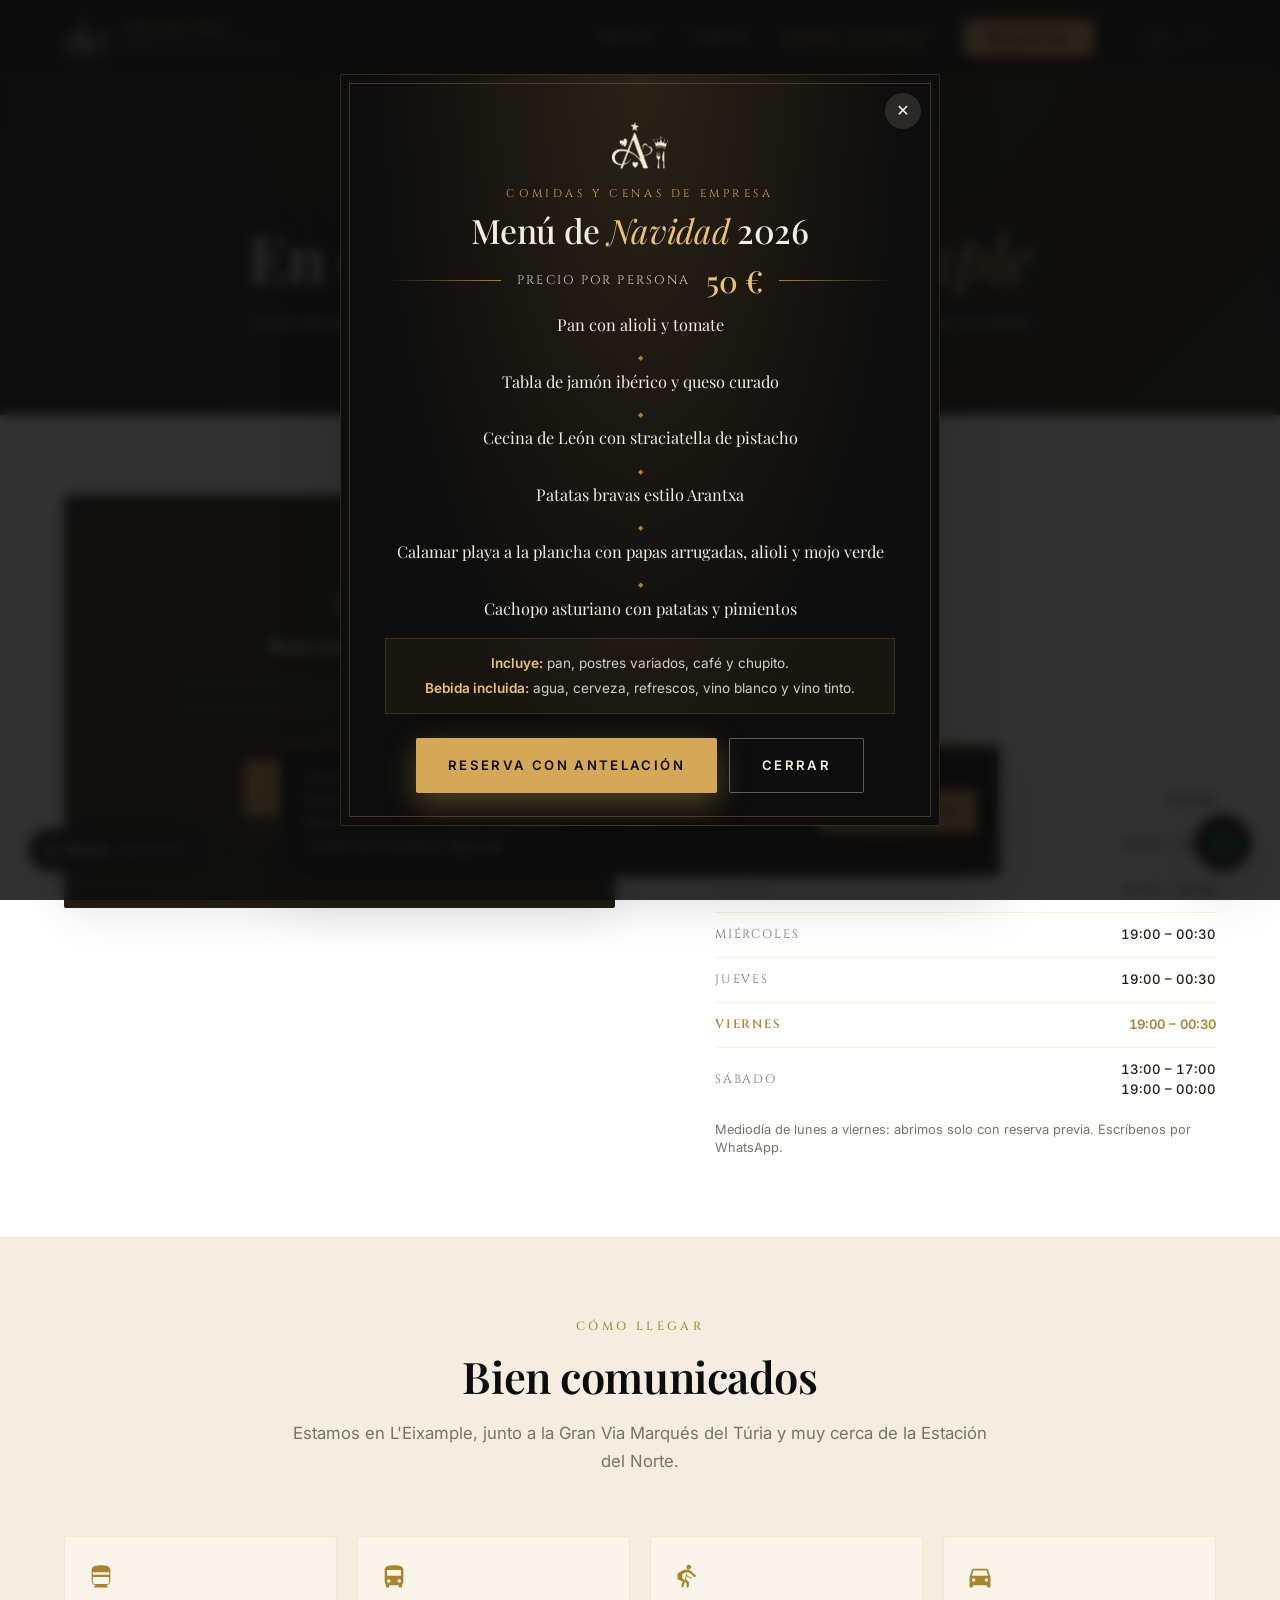
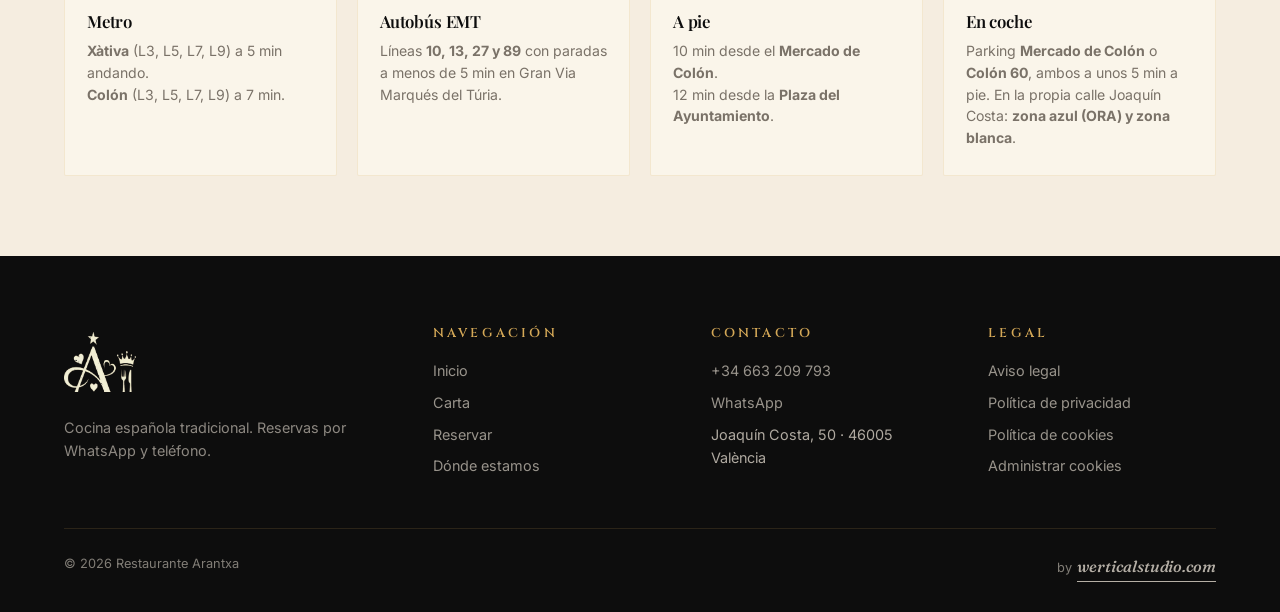
<file: donde-estamos.html>
<!DOCTYPE html>
<html lang="es">
<head>
  <meta charset="UTF-8">
  <meta name="viewport" content="width=device-width, initial-scale=1.0">
  <meta name="theme-color" content="#0d0d0d">

  <title>Dónde estamos · Restaurante Arantxa · Joaquín Costa 50, València</title>
  <meta name="description" content="Restaurante Arantxa en Joaquín Costa 50, L'Eixample, València. A 5 min del Mercado de Colón y la Estación del Norte. Metro Xàtiva y Colón.">
  <meta name="robots" content="index,follow,max-image-preview:large">

  <link rel="canonical" href="https://restaurantearantxa.com/donde-estamos">
  <link rel="alternate" hreflang="es" href="https://restaurantearantxa.com/donde-estamos">
  <link rel="alternate" hreflang="en" href="https://restaurantearantxa.com/donde-estamos?lang=en">
  <link rel="alternate" hreflang="x-default" href="https://restaurantearantxa.com/donde-estamos">

  <meta property="og:type" content="article">
  <meta property="og:locale" content="es_ES">
  <meta property="og:site_name" content="Restaurante Arantxa">
  <meta property="og:title" content="Dónde estamos · Arantxa · València">
  <meta property="og:description" content="Joaquín Costa 50, L'Eixample. A 5 minutos del centro de València.">
  <meta property="og:url" content="https://restaurantearantxa.com/donde-estamos">
  <meta property="og:image" content="https://restaurantearantxa.com/assets/img/fachada.png">

  <meta name="twitter:card" content="summary_large_image">
  <meta name="twitter:title" content="Dónde estamos · Arantxa">
  <meta name="twitter:image" content="https://restaurantearantxa.com/assets/img/fachada.png">

  <link rel="icon" href="favicon.ico" sizes="any">
  <link rel="icon" type="image/png" href="assets/img/logo.png">
  <link rel="apple-touch-icon" href="assets/img/logo-dark-plate.png">
  <link rel="preconnect" href="https://fonts.googleapis.com">
  <link rel="preconnect" href="https://fonts.gstatic.com" crossorigin>
  <link href="https://fonts.googleapis.com/css2?family=Cinzel:wght@400;500;600&family=Fraunces:ital,wght@1,400;1,500&family=Inter:wght@400;500;600;700&family=Playfair+Display:ital,wght@0,400;0,500;0,600;0,700;1,400;1,500&display=swap" rel="stylesheet">
  <link rel="stylesheet" href="assets/styles.css">

  <script type="application/ld+json">
  {
    "@context": "https://schema.org",
    "@type": "Restaurant",
    "name": "Restaurante Arantxa",
    "url": "https://restaurantearantxa.com/donde-estamos",
    "telephone": "+34663209793",
    "image": "https://restaurantearantxa.com/assets/img/fachada.png",
    "address": {
      "@type": "PostalAddress",
      "streetAddress": "Carrer de Joaquín Costa, 50",
      "addressLocality": "València",
      "addressRegion": "Comunitat Valenciana",
      "postalCode": "46005",
      "addressCountry": "ES"
    },
    "geo": {
      "@type": "GeoCoordinates",
      "latitude": 39.464074,
      "longitude": -0.365943
    },
    "hasMap": "https://maps.app.goo.gl/GXvUJ25aapMyuczh7",
    "openingHoursSpecification": [
      { "@type": "OpeningHoursSpecification", "dayOfWeek": ["Monday","Tuesday","Wednesday","Thursday","Friday"], "opens": "19:00", "closes": "00:30" },
      { "@type": "OpeningHoursSpecification", "dayOfWeek": "Saturday", "opens": "13:00", "closes": "17:00" },
      { "@type": "OpeningHoursSpecification", "dayOfWeek": "Saturday", "opens": "19:00", "closes": "00:00" }
    ]
  }
  </script>

  <script type="application/ld+json">
  {
    "@context": "https://schema.org",
    "@type": "BreadcrumbList",
    "itemListElement": [
      { "@type": "ListItem", "position": 1, "name": "Inicio", "item": "https://restaurantearantxa.com/" },
      { "@type": "ListItem", "position": 2, "name": "Dónde estamos", "item": "https://restaurantearantxa.com/donde-estamos" }
    ]
  }
  </script>
</head>
<body>

<nav id="mainNav" class="solid">
  <div class="container nav-inner">
    <a href="index.html" class="nav-logo">
      <img loading="lazy" decoding="async" src="assets/img/logo.png" alt="Logo Arantxa">
      <span class="nav-logo-text"><strong>ARANTXA</strong><small>Restaurante · València</small></span>
    </a>
    <ul class="nav-links" id="navLinks">
      <li><a href="index.html" data-i18n="nav.inicio">Inicio</a></li>
      <li><a href="carta.html" data-i18n="nav.carta">Carta</a></li>
      <li><a href="donde-estamos.html" class="active" data-i18n="nav.donde">Dónde estamos</a></li>
      <li><a href="reservar.html" class="nav-cta" data-i18n="nav.cta">Reservar</a></li>
      <li class="lang-switch">
        <button data-lang="es" class="active">ES</button>
        <button data-lang="en">EN</button>
      </li>
    </ul>
    <button class="burger" id="burger" aria-label="Menú"><span></span><span></span><span></span></button>
  </div>
</nav>

<header class="hero-compact">
  <div class="container">
    <div class="hero-tagline" data-i18n="dondePage.tagline">Dónde estamos</div>
    <h1 data-i18n="dondePage.h1">En el corazón de <em>L'Eixample</em></h1>
    <p class="hero-compact-sub" data-i18n="dondePage.sub">Carrer de Joaquín Costa, 50 · 46005 València · A 5 minutos del Mercado de Colón y la Estación del Norte.</p>
  </div>
</header>

<!-- Mapa + contacto -->
<section class="where" style="padding:80px 0">
  <div class="container">
    <div class="where-grid">
      <div class="map-wrap reveal" id="mapWrap" role="img" aria-label="Mapa del restaurante Arantxa en Joaquín Costa 50">
        <div class="map-placeholder">
          <svg viewBox="0 0 24 24" fill="currentColor"><path d="M12 2C8.13 2 5 5.13 5 9c0 5.25 7 13 7 13s7-7.75 7-13c0-3.87-3.13-7-7-7zm0 9.5a2.5 2.5 0 110-5 2.5 2.5 0 010 5z"/></svg>
          <span data-i18n="map.loading">Cargando mapa…</span>
        </div>
      </div>

      <div class="contact-block reveal">
        <h3>Restaurante Arantxa</h3>
        <p style="color:var(--muted);font-size:.95rem;margin-top:6px">L'Eixample · València</p>
        <ul class="contact-list">
          <li>
            <span class="ico"><svg viewBox="0 0 24 24" fill="currentColor"><path d="M12 2C8.13 2 5 5.13 5 9c0 5.25 7 13 7 13s7-7.75 7-13c0-3.87-3.13-7-7-7zm0 9.5a2.5 2.5 0 110-5 2.5 2.5 0 010 5z"/></svg></span>
            <div>
              <b data-i18n="contact.address">Dirección</b>
              <a href="https://maps.app.goo.gl/GXvUJ25aapMyuczh7" target="_blank" rel="noopener">Carrer de Joaquín Costa, 50<br>46005 València</a>
            </div>
          </li>
          <li>
            <span class="ico"><svg viewBox="0 0 24 24" fill="currentColor"><path d="M.057 24l1.687-6.163a11.867 11.867 0 01-1.588-5.945C.16 5.335 5.495 0 12.05 0a11.817 11.817 0 018.413 3.488 11.824 11.824 0 013.48 8.413c-.003 6.557-5.338 11.892-11.893 11.892a11.9 11.9 0 01-5.688-1.448L.057 24zm6.597-3.807c1.676.995 3.276 1.591 5.392 1.592 5.448 0 9.886-4.434 9.889-9.885.002-5.462-4.415-9.89-9.881-9.892-5.452 0-9.887 4.434-9.889 9.884a9.86 9.86 0 001.595 5.392l-.999 3.648 3.893-1.025zm11.387-5.464c-.074-.124-.272-.198-.57-.347-.297-.149-1.758-.868-2.031-.967-.272-.099-.47-.149-.669.149-.198.297-.768.967-.941 1.165-.173.198-.347.223-.644.074-.297-.149-1.255-.462-2.39-1.475-.883-.788-1.48-1.761-1.653-2.059-.173-.297-.018-.458.13-.606.134-.133.297-.347.446-.521.151-.172.2-.296.3-.495.099-.198.05-.372-.025-.521-.075-.149-.669-1.612-.916-2.207-.242-.579-.487-.501-.669-.51l-.57-.01c-.198 0-.52.074-.792.372s-1.04 1.016-1.04 2.479 1.065 2.876 1.213 3.074c.149.198 2.095 3.2 5.076 4.487.71.306 1.263.489 1.694.626.712.226 1.36.194 1.872.118.571-.085 1.758-.719 2.006-1.413.248-.694.248-1.289.173-1.413z"/></svg></span>
            <div>
              <b data-i18n="contact.waphone">WhatsApp / Teléfono</b>
              <a href="https://wa.me/34663209793" target="_blank" rel="noopener">+34 663 209 793</a>
            </div>
          </li>
          <li>
            <span class="ico"><svg viewBox="0 0 24 24" fill="currentColor"><path d="M11.99 2C6.47 2 2 6.48 2 12s4.47 10 9.99 10C17.52 22 22 17.52 22 12S17.52 2 11.99 2zM12 20c-4.41 0-8-3.59-8-8s3.59-8 8-8 8 3.59 8 8-3.59 8-8 8zm.5-13H11v6l5.25 3.15.75-1.23-4.5-2.67z"/></svg></span>
            <div style="width:100%">
              <b data-i18n="contact.hours">Horario</b>
              <table class="hours-table">
                <tr data-day="dom"><td data-i18n="day.sun">Domingo</td><td class="closed" data-i18n="day.closed">Cerrado</td></tr>
                <tr data-day="lun"><td data-i18n="day.mon">Lunes</td><td>19:00 – 00:30</td></tr>
                <tr data-day="mar"><td data-i18n="day.tue">Martes</td><td>19:00 – 00:30</td></tr>
                <tr data-day="mie"><td data-i18n="day.wed">Miércoles</td><td>19:00 – 00:30</td></tr>
                <tr data-day="jue"><td data-i18n="day.thu">Jueves</td><td>19:00 – 00:30</td></tr>
                <tr data-day="vie"><td data-i18n="day.fri">Viernes</td><td>19:00 – 00:30</td></tr>
                <tr data-day="sab"><td data-i18n="day.sat">Sábado</td><td>13:00 – 17:00<br>19:00 – 00:00</td></tr>
              </table>
              <p style="margin-top:10px;font-size:.8rem;color:var(--muted);line-height:1.4" data-i18n="hours.midday">Mediodía de lunes a viernes: abrimos solo con reserva previa. Escríbenos por WhatsApp.</p>
            </div>
          </li>
        </ul>
      </div>
    </div>
  </div>
</section>

<!-- Cómo llegar -->
<section style="background:var(--cream);padding:80px 0">
  <div class="container">
    <div class="section-head reveal">
      <div class="eyebrow" data-i18n="how.eyebrow">Cómo llegar</div>
      <h2 data-i18n="how.title">Bien comunicados</h2>
      <p data-i18n="how.sub">Estamos en L'Eixample, junto a la Gran Via Marqués del Túria y muy cerca de la Estación del Norte.</p>
    </div>

    <div class="how-grid reveal">
      <div class="how-card">
        <div class="ico"><svg viewBox="0 0 24 24" fill="currentColor"><path d="M12 2C7.79 2 4 2.47 4 6v9.5C4 17.43 5.57 19 7.5 19L6 20.5v.5h12v-.5L16.5 19c1.93 0 3.5-1.57 3.5-3.5V6c0-3.53-3.79-4-8-4zm5 16H7c-1.1 0-2-.9-2-2v-4h14v4c0 1.1-.9 2-2 2zm2-8H5V8h14v2z"/></svg></div>
        <h4 data-i18n="how.metro.title">Metro</h4>
        <p data-i18n="how.metro.desc"><strong>Xàtiva</strong> (L3, L5, L7, L9) a 5 min andando.<br><strong>Colón</strong> (L3, L5, L7, L9) a 7 min.</p>
      </div>
      <div class="how-card">
        <div class="ico"><svg viewBox="0 0 24 24" fill="currentColor"><path d="M4 16c0 .88.39 1.67 1 2.22V20a1 1 0 001 1h1a1 1 0 001-1v-1h8v1a1 1 0 001 1h1a1 1 0 001-1v-1.78c.61-.55 1-1.34 1-2.22V6c0-3.5-3.58-4-8-4s-8 .5-8 4v10zm3.5 1a1.5 1.5 0 110-3 1.5 1.5 0 010 3zm9 0a1.5 1.5 0 110-3 1.5 1.5 0 010 3zM18 11H6V6h12v5z"/></svg></div>
        <h4 data-i18n="how.bus.title">Autobús EMT</h4>
        <p data-i18n="how.bus.desc">Líneas <strong>10, 13, 27 y 89</strong> con paradas a menos de 5 min en Gran Via Marqués del Túria.</p>
      </div>
      <div class="how-card">
        <div class="ico"><svg viewBox="0 0 24 24" fill="currentColor"><path d="M13.5 5.5c1.1 0 2-.9 2-2s-.9-2-2-2-2 .9-2 2 .9 2 2 2zm-2.4 5l-1 4.4-2.1-2.1V9.7c1.3-1 2.5-1.7 4-1.7 1.5 0 2.7.7 4 1.7l1.2 1.6c.4.5.8.7 1.4.7s1-.4 1-1c0-.3-.1-.5-.2-.7L17.1 8.5c-1.4-1.9-3.5-3-5.6-3-1.6 0-2.9.7-4 1.4l-3 1.7c-.5.3-.7.8-.7 1.3v3.2c0 .5.3.9.7 1L8.4 16l-1.3 4.2c0 .2.2.8.9.8.5 0 .8-.4.9-.7l1.3-4.3 1.4 1.4V20c0 .5.4 1 1 1s1-.4 1-1v-3.4c0-.3-.1-.5-.3-.7L11.1 14l.6-2.8c1 1.1 2.6 1.8 4.3 1.8 0-.5-.4-1-1-1-1.3 0-2.4-.7-3-1.7l-1-1.5z"/></svg></div>
        <h4 data-i18n="how.walk.title">A pie</h4>
        <p data-i18n="how.walk.desc">10 min desde el <strong>Mercado de Colón</strong>.<br>12 min desde la <strong>Plaza del Ayuntamiento</strong>.</p>
      </div>
      <div class="how-card">
        <div class="ico"><svg viewBox="0 0 24 24" fill="currentColor"><path d="M18.92 6.01C18.72 5.42 18.16 5 17.5 5h-11c-.66 0-1.21.42-1.42 1.01L3 12v8a1 1 0 001 1h1a1 1 0 001-1v-1h12v1a1 1 0 001 1h1a1 1 0 001-1v-8l-2.08-5.99zM6.5 16a1.5 1.5 0 110-3 1.5 1.5 0 010 3zm11 0a1.5 1.5 0 110-3 1.5 1.5 0 010 3zM5 11l1.5-4.5h11L19 11H5z"/></svg></div>
        <h4 data-i18n="how.car.title">En coche</h4>
        <p data-i18n="how.car.desc">Parking <strong>Mercado de Colón</strong> o <strong>Colón 60</strong>, ambos a unos 5 min a pie. En la propia calle Joaquín Costa: <strong>zona azul (ORA) y zona blanca</strong>.</p>
      </div>
    </div>
  </div>
</section>

<footer>
  <div class="container">
    <div class="foot-grid">
      <div class="foot-col foot-brand">
        <img loading="lazy" decoding="async" src="assets/img/logo.png" alt="Logo Arantxa">
        <p data-i18n="footer.tagline">Cocina española tradicional. Reservas por WhatsApp y teléfono.</p>
      </div>
      <div class="foot-col">
        <h4 data-i18n="footer.col1">Navegación</h4>
        <ul>
          <li><a href="index.html" data-i18n="nav.inicio">Inicio</a></li>
          <li><a href="carta.html" data-i18n="nav.carta">Carta</a></li>
          <li><a href="reservar.html" data-i18n="nav.reservar">Reservar</a></li>
          <li><a href="donde-estamos.html" data-i18n="nav.donde">Dónde estamos</a></li>
        </ul>
      </div>
      <div class="foot-col">
        <h4 data-i18n="footer.col2">Contacto</h4>
        <ul>
          <li><a href="tel:+34663209793">+34 663 209 793</a></li>
          <li><a href="https://wa.me/34663209793" target="_blank" rel="noopener">WhatsApp</a></li>
          <li>Joaquín Costa, 50 · 46005 València</li>
        </ul>
      </div>
      <div class="foot-col">
        <h4 data-i18n="footer.col3">Legal</h4>
        <ul>
          <li><a href="index.html#legal" data-i18n="footer.legal">Aviso legal</a></li>
          <li><a href="index.html#privacy" data-i18n="footer.privacy">Política de privacidad</a></li>
          <li><a href="index.html#cookies" data-i18n="footer.cookies">Política de cookies</a></li>
          <li><a href="#" data-cookie-manage data-i18n="footer.manage">Administrar cookies</a></li>
        </ul>
      </div>
    </div>
    <div class="foot-bottom">
      <span>© <script>document.write(new Date().getFullYear())</script> Restaurante Arantxa</span>
      <span class="wertical-credit"><span class="by">by</span> <a href="https://werticalstudio.com" target="_blank" rel="noopener">werticalstudio.com</a></span>
    </div>
  </div>
</footer>

<a href="https://wa.me/34663209793?text=Hola%2C%20quisiera%20reservar%20mesa%20en%20Arantxa" class="wa-float" target="_blank" rel="noopener" aria-label="WhatsApp">
  <svg viewBox="0 0 24 24" fill="currentColor"><path d="M.057 24l1.687-6.163a11.867 11.867 0 01-1.588-5.945C.16 5.335 5.495 0 12.05 0a11.817 11.817 0 018.413 3.488 11.824 11.824 0 013.48 8.413c-.003 6.557-5.338 11.892-11.893 11.892a11.9 11.9 0 01-5.688-1.448L.057 24zm6.597-3.807c1.676.995 3.276 1.591 5.392 1.592 5.448 0 9.886-4.434 9.889-9.885.002-5.462-4.415-9.89-9.881-9.892-5.452 0-9.887 4.434-9.889 9.884a9.86 9.86 0 001.595 5.392l-.999 3.648 3.893-1.025zm11.387-5.464c-.074-.124-.272-.198-.57-.347-.297-.149-1.758-.868-2.031-.967-.272-.099-.47-.149-.669.149-.198.297-.768.967-.941 1.165-.173.198-.347.223-.644.074-.297-.149-1.255-.462-2.39-1.475-.883-.788-1.48-1.761-1.653-2.059-.173-.297-.018-.458.13-.606.134-.133.297-.347.446-.521.151-.172.2-.296.3-.495.099-.198.05-.372-.025-.521-.075-.149-.669-1.612-.916-2.207-.242-.579-.487-.501-.669-.51l-.57-.01c-.198 0-.52.074-.792.372s-1.04 1.016-1.04 2.479 1.065 2.876 1.213 3.074c.149.198 2.095 3.2 5.076 4.487.71.306 1.263.489 1.694.626.712.226 1.36.194 1.872.118.571-.085 1.758-.719 2.006-1.413.248-.694.248-1.289.173-1.413z"/></svg>
</a>

<!-- Estado abierto / cerrado -->
<div class="status-float" id="statusFloat" hidden>
  <span class="status-dot"></span>
  <span class="status-text"></span>
</div>

<script src="assets/app.js"></script>
</body>
</html>
</file>
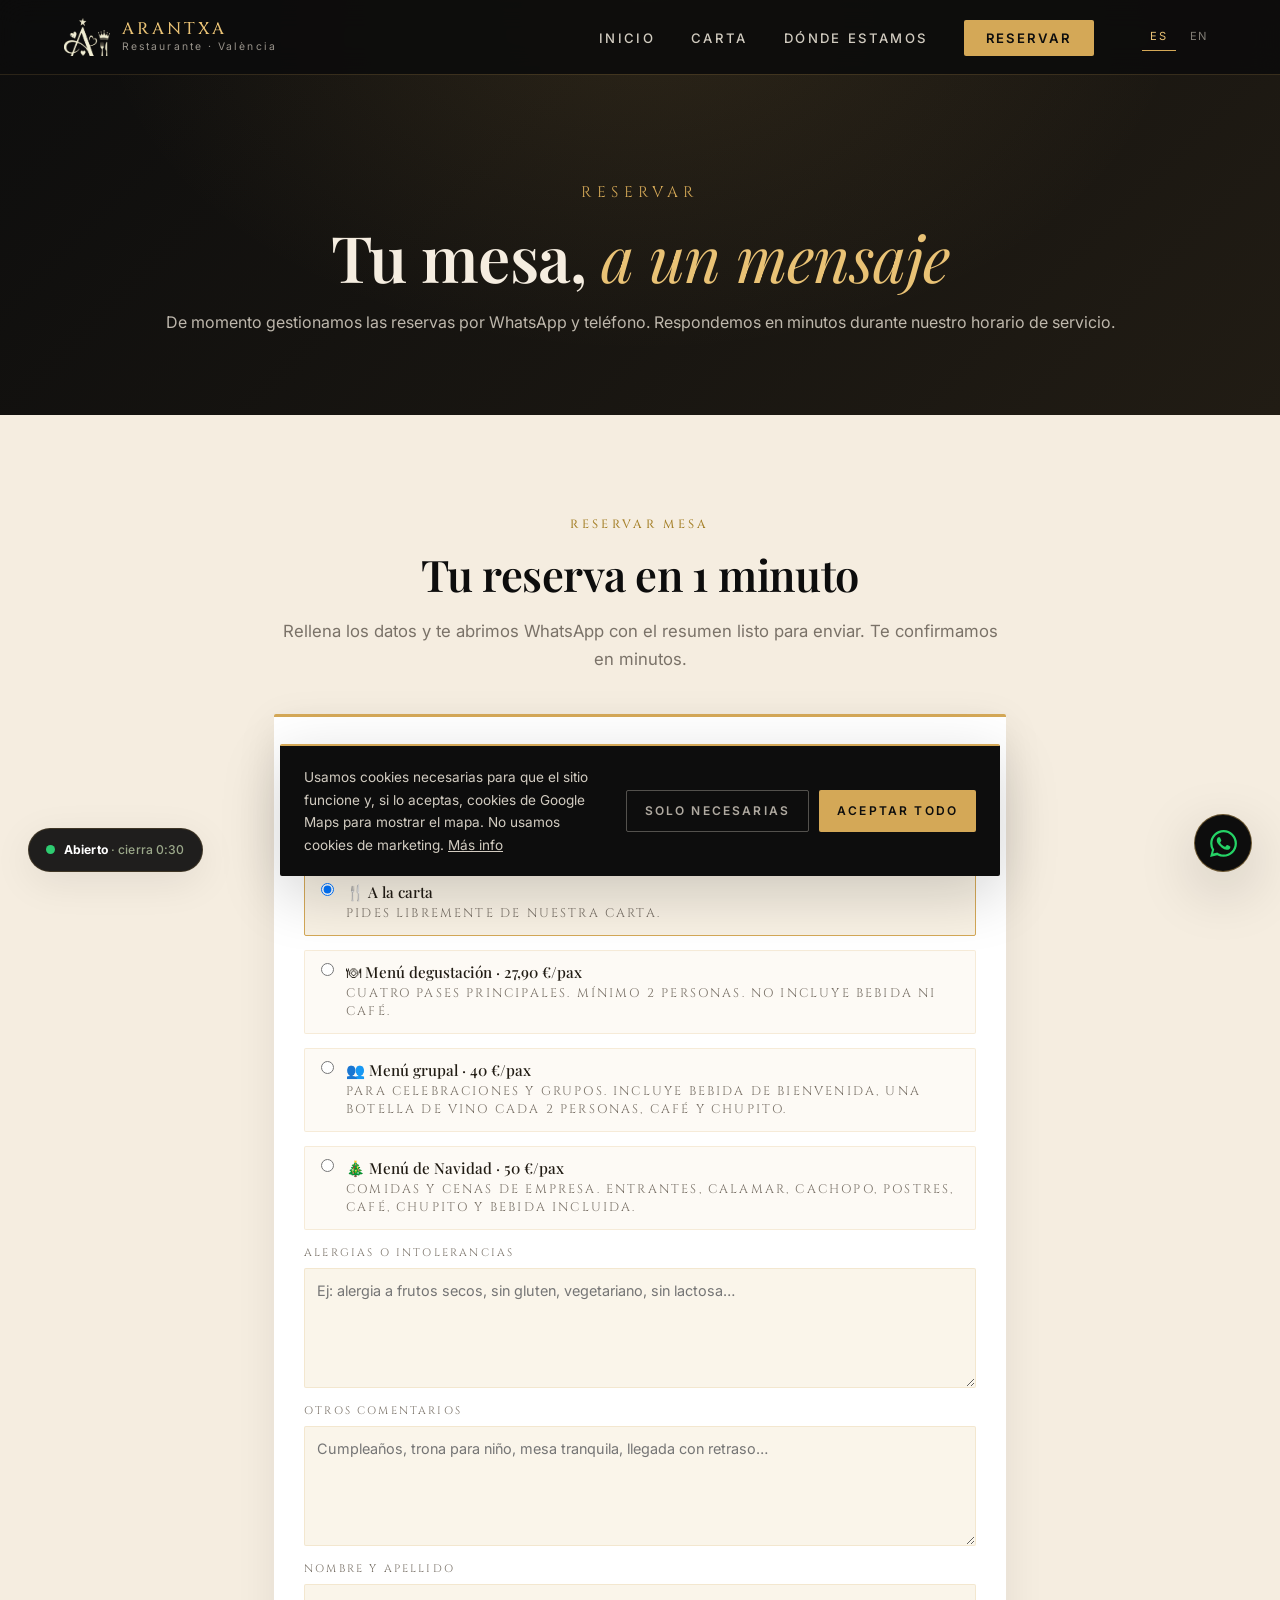
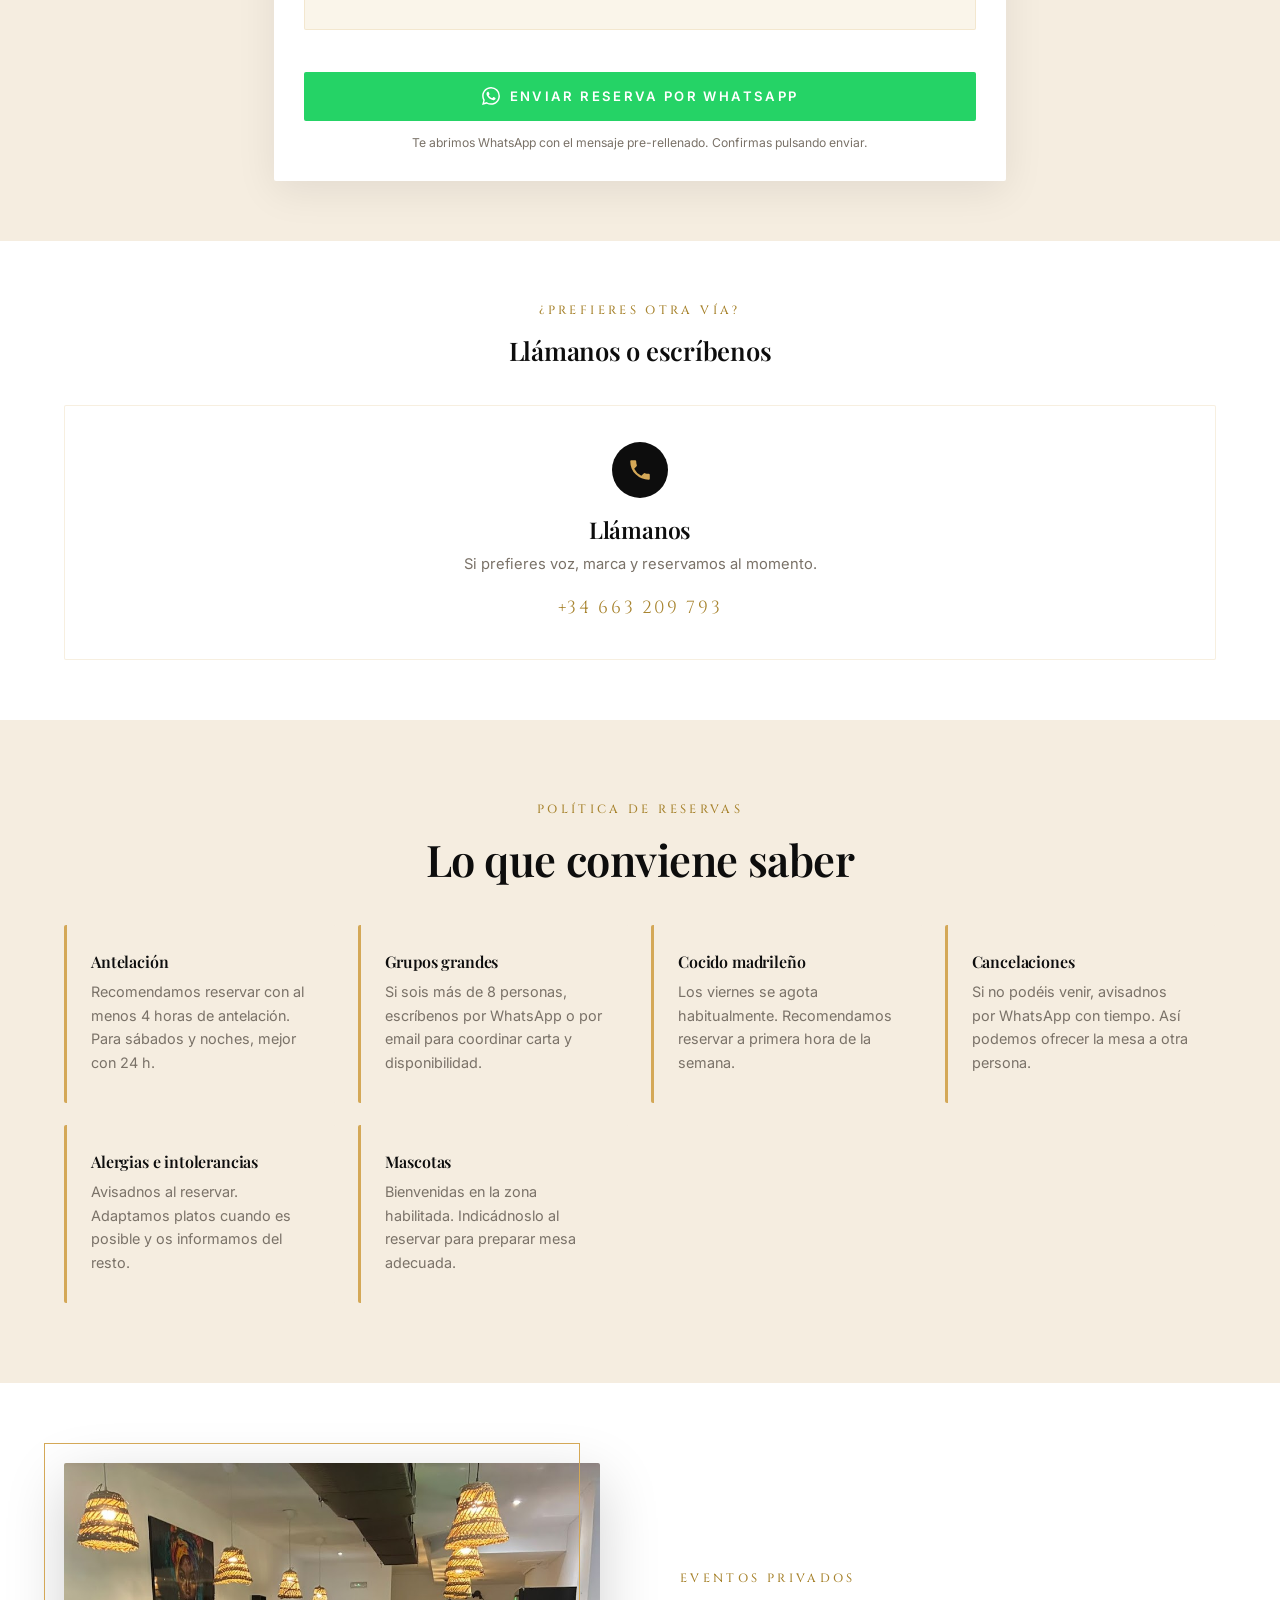
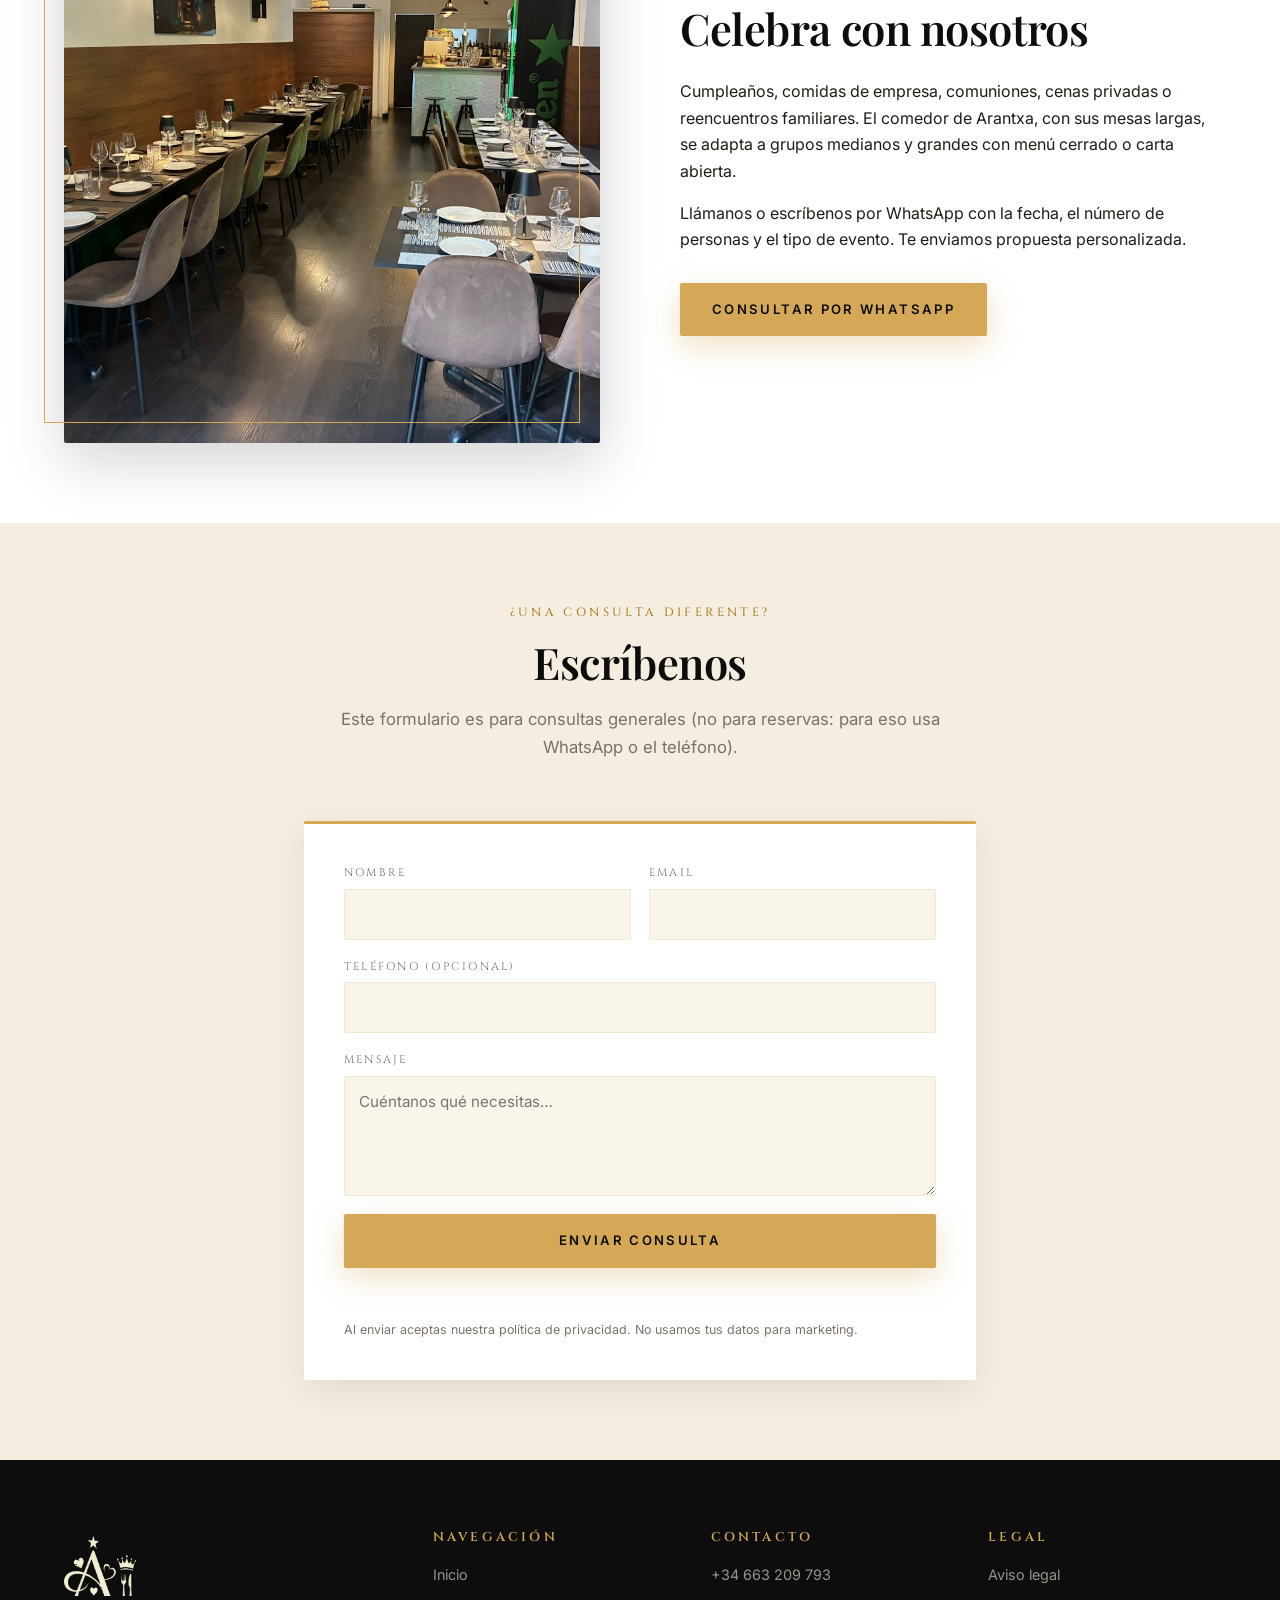
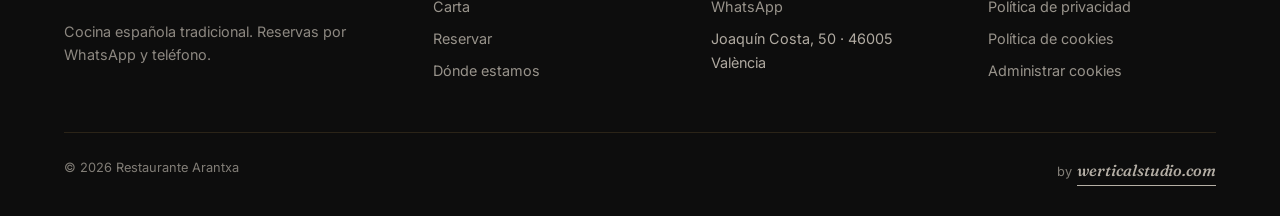
<file: reservar.html>
<!DOCTYPE html>
<html lang="es">
<head>
  <meta charset="UTF-8">
  <meta name="viewport" content="width=device-width, initial-scale=1.0">
  <meta name="theme-color" content="#0d0d0d">

  <title>Reservar mesa · Restaurante Arantxa · València</title>
  <meta name="description" content="Reserva tu mesa en Restaurante Arantxa por WhatsApp o teléfono. Respuesta en minutos durante el horario de servicio. Eventos privados y grupos bienvenidos.">
  <meta name="robots" content="index,follow,max-image-preview:large">

  <link rel="canonical" href="https://restaurantearantxa.com/reservar">
  <link rel="alternate" hreflang="es" href="https://restaurantearantxa.com/reservar">
  <link rel="alternate" hreflang="en" href="https://restaurantearantxa.com/reservar?lang=en">
  <link rel="alternate" hreflang="x-default" href="https://restaurantearantxa.com/reservar">

  <meta property="og:type" content="article">
  <meta property="og:locale" content="es_ES">
  <meta property="og:site_name" content="Restaurante Arantxa">
  <meta property="og:title" content="Reservar mesa · Arantxa · València">
  <meta property="og:description" content="Reserva por WhatsApp o teléfono. Respuesta en minutos.">
  <meta property="og:url" content="https://restaurantearantxa.com/reservar">
  <meta property="og:image" content="https://restaurantearantxa.com/assets/img/local-interior-2.jpg">

  <meta name="twitter:card" content="summary_large_image">
  <meta name="twitter:title" content="Reservar mesa · Arantxa">
  <meta name="twitter:image" content="https://restaurantearantxa.com/assets/img/local-interior-2.jpg">

  <link rel="icon" href="favicon.ico" sizes="any">
  <link rel="icon" type="image/png" href="assets/img/logo.png">
  <link rel="apple-touch-icon" href="assets/img/logo-dark-plate.png">

  <link rel="preconnect" href="https://fonts.googleapis.com">
  <link rel="preconnect" href="https://fonts.gstatic.com" crossorigin>
  <link href="https://fonts.googleapis.com/css2?family=Cinzel:wght@400;500;600&family=Fraunces:ital,wght@1,400;1,500&family=Inter:wght@400;500;600;700&family=Playfair+Display:ital,wght@0,400;0,500;0,600;0,700;1,400;1,500&display=swap" rel="stylesheet">
  <link rel="stylesheet" href="assets/styles.css">

  <!-- JSON-LD: Restaurant w/ ReserveAction -->
  <script type="application/ld+json">
  {
    "@context": "https://schema.org",
    "@type": "Restaurant",
    "name": "Restaurante Arantxa",
    "url": "https://restaurantearantxa.com/reservar",
    "telephone": "+34663209793",
    "image": "https://restaurantearantxa.com/assets/img/local-interior-1.jpg",
    "address": {
      "@type": "PostalAddress",
      "streetAddress": "Carrer de Joaquín Costa, 50",
      "addressLocality": "València",
      "postalCode": "46005",
      "addressCountry": "ES"
    },
    "acceptsReservations": "True",
    "potentialAction": {
      "@type": "ReserveAction",
      "target": {
        "@type": "EntryPoint",
        "urlTemplate": "https://wa.me/34663209793?text=Hola%2C%20quisiera%20reservar%20mesa%20en%20Arantxa",
        "inLanguage": "es-ES",
        "actionPlatform": ["http://schema.org/DesktopWebPlatform", "http://schema.org/MobileWebPlatform"]
      },
      "result": { "@type": "FoodEstablishmentReservation", "name": "Reserva por WhatsApp" }
    }
  }
  </script>

  <script type="application/ld+json">
  {
    "@context": "https://schema.org",
    "@type": "BreadcrumbList",
    "itemListElement": [
      { "@type": "ListItem", "position": 1, "name": "Inicio", "item": "https://restaurantearantxa.com/" },
      { "@type": "ListItem", "position": 2, "name": "Reservar", "item": "https://restaurantearantxa.com/reservar" }
    ]
  }
  </script>
</head>
<body>

<nav id="mainNav" class="solid">
  <div class="container nav-inner">
    <a href="index.html" class="nav-logo">
      <img loading="lazy" decoding="async" src="assets/img/logo.png" alt="Logo Arantxa">
      <span class="nav-logo-text"><strong>ARANTXA</strong><small>Restaurante · València</small></span>
    </a>
    <ul class="nav-links" id="navLinks">
      <li><a href="index.html" data-i18n="nav.inicio">Inicio</a></li>
      <li><a href="carta.html" data-i18n="nav.carta">Carta</a></li>
      <li><a href="donde-estamos.html" data-i18n="nav.donde">Dónde estamos</a></li>
      <li><a href="reservar.html" class="nav-cta active" data-i18n="nav.cta">Reservar</a></li>
      <li class="lang-switch">
        <button data-lang="es" class="active">ES</button>
        <button data-lang="en">EN</button>
      </li>
    </ul>
    <button class="burger" id="burger" aria-label="Menú"><span></span><span></span><span></span></button>
  </div>
</nav>

<header class="hero-compact">
  <div class="container">
    <div class="hero-tagline" data-i18n="reservar.tagline">Reservar</div>
    <h1 data-i18n="reservar.h1">Tu mesa, <em>a un mensaje</em></h1>
    <p class="hero-compact-sub" data-i18n="reservar.sub">De momento gestionamos las reservas por WhatsApp y teléfono. Respondemos en minutos durante nuestro horario de servicio.</p>
  </div>
</header>

<!-- FORMULARIO DE RESERVA -->
<section class="reservas-section" style="padding-bottom:60px">
  <div class="container" style="max-width:780px">
    <div class="section-head reveal" style="margin-bottom:40px">
      <div class="eyebrow" data-i18n="form.eyebrow">Reservar mesa</div>
      <h2 data-i18n="form.title">Tu reserva en 1 minuto</h2>
      <p data-i18n="form.sub">Rellena los datos y te abrimos WhatsApp con el resumen listo para enviar. Te confirmamos en minutos.</p>
    </div>

    <form id="reservaForm" class="reserva-form reveal" novalidate>
      <div class="form-grid form-grid-tight">
        <div class="form-row">
          <label for="dateTrigger" data-i18n="form.label.date">Fecha</label>
          <div class="date-picker">
            <button type="button" class="date-trigger placeholder" id="dateTrigger" aria-haspopup="dialog" aria-expanded="false">
              <span class="date-trigger-text" data-i18n="form.date.placeholder">Selecciona una fecha</span>
              <svg viewBox="0 0 24 24" fill="currentColor" width="16" height="16"><path d="M19 4h-1V2h-2v2H8V2H6v2H5a2 2 0 00-2 2v14a2 2 0 002 2h14a2 2 0 002-2V6a2 2 0 00-2-2zm0 16H5V9h14v11z"/></svg>
            </button>
            <input type="hidden" id="r-date" name="date" required>
            <div class="date-cal" id="dateCal" role="dialog" aria-label="Calendario de reserva" hidden>
              <div class="date-cal-head">
                <button type="button" class="cal-nav" id="calPrev" aria-label="Mes anterior">‹</button>
                <span class="cal-month" id="calMonthLabel"></span>
                <button type="button" class="cal-nav" id="calNext" aria-label="Mes siguiente">›</button>
              </div>
              <div class="date-cal-weekdays">
                <span data-i18n="cal.mon">L</span><span data-i18n="cal.tue">M</span><span data-i18n="cal.wed">X</span><span data-i18n="cal.thu">J</span><span data-i18n="cal.fri">V</span><span data-i18n="cal.sat">S</span><span data-i18n="cal.sun">D</span>
              </div>
              <div class="date-cal-grid" id="calGrid"></div>
              <div class="date-cal-foot" data-i18n="cal.foot">Cerramos los lunes.</div>
            </div>
          </div>
        </div>
        <div class="form-row">
          <label for="r-guests" data-i18n="form.label.guests">Comensales</label>
          <select id="r-guests" name="guests" required>
            <option value="" data-i18n="form.guests.placeholder">— Selecciona —</option>
            <option value="1" data-i18n="form.guests.1">1 persona</option>
            <option value="2" data-i18n="form.guests.2">2 personas</option>
            <option value="3" data-i18n="form.guests.3">3 personas</option>
            <option value="4" data-i18n="form.guests.4">4 personas</option>
            <option value="5" data-i18n="form.guests.5">5 personas</option>
            <option value="6" data-i18n="form.guests.6">6 personas</option>
            <option value="7" data-i18n="form.guests.7">7 personas</option>
            <option value="8" data-i18n="form.guests.8">8 personas</option>
            <option value="9" data-i18n="form.guests.9">9 personas</option>
            <option value="10" data-i18n="form.guests.10">10 personas</option>
            <option value="grupo" data-i18n="form.guests.group">Más de 10 (grupo)</option>
          </select>
        </div>
      </div>
      <small class="form-hint" id="dateHint"></small>

      <div class="form-row" id="timeRow" style="display:none">
        <label for="r-time" data-i18n="form.label.time">Hora</label>
        <select id="r-time" name="time">
          <option value="" data-i18n="form.time.placeholder">— Elige la fecha primero —</option>
        </select>
        <small class="form-hint" id="timeHint"></small>
      </div>

      <div class="form-row">
        <label data-i18n="form.menu.label">Elige tu opción</label>
      </div>

      <div class="form-row">
        <label class="checkbox-card" for="r-menu-carta">
          <input type="radio" id="r-menu-carta" name="menu" value="carta" checked>
          <div class="checkbox-card-body">
            <span class="price-tag" data-i18n="form.carta.title">🍴 A la carta</span>
            <small data-i18n="form.carta.desc">Pides libremente de nuestra carta.</small>
          </div>
        </label>
      </div>

      <div class="form-row">
        <label class="checkbox-card" for="r-menu-degustacion">
          <input type="radio" id="r-menu-degustacion" name="menu" value="degustacion">
          <div class="checkbox-card-body">
            <span class="price-tag" data-i18n="form.deg.title">🍽 Menú degustación · 27,90 €/pax</span>
            <small data-i18n="form.deg.desc">Cuatro pases principales. Mínimo 2 personas. No incluye bebida ni café.</small>
            <div class="deg-note" data-i18n="form.deg.note">ℹ️ El menú degustación se sirve para toda la mesa.</div>
          </div>
        </label>
      </div>

      <div class="form-row">
        <label class="checkbox-card" for="r-menu-grupal">
          <input type="radio" id="r-menu-grupal" name="menu" value="grupal">
          <div class="checkbox-card-body">
            <span class="price-tag" data-i18n="form.grupal.title">👥 Menú grupal · 40 €/pax</span>
            <small data-i18n="form.grupal.desc">Para celebraciones y grupos. Incluye bebida de bienvenida, una botella de vino cada 2 personas, café y chupito.</small>
            <div class="deg-note" data-i18n="form.grupal.note">ℹ️ El menú grupal se sirve para toda la mesa.</div>
          </div>
        </label>
      </div>

      <div class="form-row" id="xmasMenuRow" hidden>
        <label class="checkbox-card" for="r-menu-navidad">
          <input type="radio" id="r-menu-navidad" name="menu" value="navidad">
          <div class="checkbox-card-body">
            <span class="price-tag" data-i18n="form.navidad.title">🎄 Menú de Navidad · 50 €/pax</span>
            <small data-i18n="form.navidad.desc">Comidas y cenas de empresa. Entrantes, calamar, cachopo, postres, café, chupito y bebida incluida.</small>
            <div class="deg-note" data-i18n="form.navidad.note">ℹ️ El menú de Navidad se sirve para toda la mesa. Disponible hasta el 24 de diciembre.</div>
          </div>
        </label>
      </div>

      <div class="form-row">
        <label for="r-allergies" data-i18n="form.label.allergies">Alergias o intolerancias</label>
        <textarea id="r-allergies" name="allergies" rows="2" data-i18n-placeholder="form.allergies.placeholder" placeholder="Ej: alergia a frutos secos, sin gluten, vegetariano, sin lactosa…"></textarea>
      </div>

      <div class="form-row">
        <label for="r-comments" data-i18n="form.label.comments">Otros comentarios</label>
        <textarea id="r-comments" name="comments" rows="2" data-i18n-placeholder="form.comments.placeholder" placeholder="Cumpleaños, trona para niño, mesa tranquila, llegada con retraso…"></textarea>
      </div>

      <div class="form-row">
        <label for="r-name" data-i18n="form.label.name">Nombre y apellido</label>
        <input id="r-name" name="name" type="text" required autocomplete="name"
               pattern="^\s*\S+\s+\S+.*$"
               data-i18n-title="form.name.title"
               title="Indica nombre y apellido (mínimo dos palabras).">
        <small class="form-hint" id="nameHint"></small>
      </div>

      <div class="submit-row">
        <button type="submit" class="btn btn-wa" style="width:100%;justify-content:center;padding:18px">
          <svg viewBox="0 0 24 24" fill="currentColor" width="20" height="20"><path d="M.057 24l1.687-6.163a11.867 11.867 0 01-1.588-5.945C.16 5.335 5.495 0 12.05 0a11.817 11.817 0 018.413 3.488 11.824 11.824 0 013.48 8.413c-.003 6.557-5.338 11.892-11.893 11.892a11.9 11.9 0 01-5.688-1.448L.057 24zm6.597-3.807c1.676.995 3.276 1.591 5.392 1.592 5.448 0 9.886-4.434 9.889-9.885.002-5.462-4.415-9.89-9.881-9.892-5.452 0-9.887 4.434-9.889 9.884a9.86 9.86 0 001.595 5.392l-.999 3.648 3.893-1.025zm11.387-5.464c-.074-.124-.272-.198-.57-.347-.297-.149-1.758-.868-2.031-.967-.272-.099-.47-.149-.669.149-.198.297-.768.967-.941 1.165-.173.198-.347.223-.644.074-.297-.149-1.255-.462-2.39-1.475-.883-.788-1.48-1.761-1.653-2.059-.173-.297-.018-.458.13-.606.134-.133.297-.347.446-.521.151-.172.2-.296.3-.495.099-.198.05-.372-.025-.521-.075-.149-.669-1.612-.916-2.207-.242-.579-.487-.501-.669-.51l-.57-.01c-.198 0-.52.074-.792.372s-1.04 1.016-1.04 2.479 1.065 2.876 1.213 3.074c.149.198 2.095 3.2 5.076 4.487.71.306 1.263.489 1.694.626.712.226 1.36.194 1.872.118.571-.085 1.758-.719 2.006-1.413.248-.694.248-1.289.173-1.413z"/></svg>
          <span data-i18n="form.submit">Enviar reserva por WhatsApp</span>
        </button>
        <p class="form-footer-note" data-i18n="form.foot">Te abrimos WhatsApp con el mensaje pre-rellenado. Confirmas pulsando enviar.</p>
      </div>
    </form>
  </div>
</section>

<!-- CANALES ALTERNATIVOS -->
<section style="background:#fff;padding:60px 0">
  <div class="container">
    <div class="section-head" style="margin-bottom:30px">
      <div class="eyebrow" data-i18n="alt.eyebrow">¿Prefieres otra vía?</div>
      <h2 style="font-size:1.6rem" data-i18n="alt.title">Llámanos o escríbenos</h2>
    </div>
    <div class="channels-grid">
      <a href="tel:+34663209793" class="channel-card">
        <div class="channel-icon">
          <svg viewBox="0 0 24 24" fill="currentColor"><path d="M6.62 10.79a15.05 15.05 0 006.59 6.59l2.2-2.2a1 1 0 011.05-.24 11.36 11.36 0 003.58.57 1 1 0 011 1V20a1 1 0 01-1 1A17 17 0 013 4a1 1 0 011-1h3.5a1 1 0 011 1 11.36 11.36 0 00.57 3.58 1 1 0 01-.24 1.05l-2.2 2.2z"/></svg>
        </div>
        <h3 data-i18n="channel.tel.title">Llámanos</h3>
        <p data-i18n="channel.tel.desc">Si prefieres voz, marca y reservamos al momento.</p>
        <span class="big">+34 663 209 793</span>
      </a>
    </div>
  </div>
</section>

<!-- Política de reservas -->
<section style="background:var(--cream);padding:80px 0">
  <div class="container">
    <div class="section-head reveal" style="margin-bottom:30px">
      <div class="eyebrow">Política de reservas</div>
      <h2>Lo que conviene saber</h2>
    </div>
    <div class="policy-grid reveal">
      <div class="policy-card">
        <h4>Antelación</h4>
        <p>Recomendamos reservar con al menos 4 horas de antelación. Para sábados y noches, mejor con 24 h.</p>
      </div>
      <div class="policy-card">
        <h4>Grupos grandes</h4>
        <p>Si sois más de 8 personas, escríbenos por WhatsApp o por email para coordinar carta y disponibilidad.</p>
      </div>
      <div class="policy-card">
        <h4>Cocido madrileño</h4>
        <p>Los viernes se agota habitualmente. Recomendamos reservar a primera hora de la semana.</p>
      </div>
      <div class="policy-card">
        <h4>Cancelaciones</h4>
        <p>Si no podéis venir, avisadnos por WhatsApp con tiempo. Así podemos ofrecer la mesa a otra persona.</p>
      </div>
      <div class="policy-card">
        <h4>Alergias e intolerancias</h4>
        <p>Avisadnos al reservar. Adaptamos platos cuando es posible y os informamos del resto.</p>
      </div>
      <div class="policy-card">
        <h4>Mascotas</h4>
        <p>Bienvenidas en la zona habilitada. Indicádnoslo al reservar para preparar mesa adecuada.</p>
      </div>
    </div>
  </div>
</section>

<!-- Eventos privados -->
<section style="background:#fff;padding:80px 0">
  <div class="container">
    <div class="about-grid">
      <div class="about-img reveal">
        <img loading="lazy" decoding="async" src="assets/img/local-interior-1.jpg" alt="Mesa larga del comedor Arantxa, ideal para grupos">
      </div>
      <div class="about-text reveal">
        <div class="eyebrow">Eventos privados</div>
        <h2>Celebra con nosotros</h2>
        <p>Cumpleaños, comidas de empresa, comuniones, cenas privadas o reencuentros familiares. El comedor de Arantxa, con sus mesas largas, se adapta a grupos medianos y grandes con menú cerrado o carta abierta.</p>
        <p>Llámanos o escríbenos por WhatsApp con la fecha, el número de personas y el tipo de evento. Te enviamos propuesta personalizada.</p>
        <div style="display:flex;gap:14px;flex-wrap:wrap;margin-top:30px">
          <a href="https://wa.me/34663209793?text=Hola%2C%20me%20gustar%C3%ADa%20informaci%C3%B3n%20para%20un%20evento%20privado%20en%20Arantxa" class="btn btn-primary" target="_blank" rel="noopener">Consultar por WhatsApp</a>
        </div>
      </div>
    </div>
  </div>
</section>

<!-- Formulario de consulta general -->
<section style="background:var(--cream);padding:80px 0">
  <div class="container" style="max-width:720px">
    <div class="section-head reveal">
      <div class="eyebrow">¿Una consulta diferente?</div>
      <h2>Escríbenos</h2>
      <p>Este formulario es para consultas generales (no para reservas: para eso usa WhatsApp o el teléfono).</p>
    </div>
    <form class="form-card reveal" data-antispam>
      <input type="text" name="website" class="hp" tabindex="-1" autocomplete="off" aria-hidden="true">

      <div class="form-grid">
        <div class="form-row">
          <label for="f-name">Nombre</label>
          <input id="f-name" name="name" type="text" required>
        </div>
        <div class="form-row">
          <label for="f-email">Email</label>
          <input id="f-email" name="email" type="email" required>
        </div>
      </div>

      <div class="form-row">
        <label for="f-phone">Teléfono (opcional)</label>
        <input id="f-phone" name="phone" type="tel">
      </div>

      <div class="form-row">
        <label for="f-msg">Mensaje</label>
        <textarea id="f-msg" name="message" required placeholder="Cuéntanos qué necesitas…"></textarea>
      </div>

      <button type="submit" class="btn btn-primary">Enviar consulta</button>
      <div class="form-msg" role="status"></div>
      <p style="font-size:.78rem;color:var(--muted);margin-top:14px">Al enviar aceptas nuestra política de privacidad. No usamos tus datos para marketing.</p>
    </form>
  </div>
</section>

<footer>
  <div class="container">
    <div class="foot-grid">
      <div class="foot-col foot-brand">
        <img loading="lazy" decoding="async" src="assets/img/logo.png" alt="Logo Arantxa">
        <p data-i18n="footer.tagline">Cocina española tradicional. Reservas por WhatsApp y teléfono.</p>
      </div>
      <div class="foot-col">
        <h4 data-i18n="footer.col1">Navegación</h4>
        <ul>
          <li><a href="index.html" data-i18n="nav.inicio">Inicio</a></li>
          <li><a href="carta.html" data-i18n="nav.carta">Carta</a></li>
          <li><a href="reservar.html" data-i18n="nav.reservar">Reservar</a></li>
          <li><a href="donde-estamos.html" data-i18n="nav.donde">Dónde estamos</a></li>
        </ul>
      </div>
      <div class="foot-col">
        <h4 data-i18n="footer.col2">Contacto</h4>
        <ul>
          <li><a href="tel:+34663209793">+34 663 209 793</a></li>
          <li><a href="https://wa.me/34663209793" target="_blank" rel="noopener">WhatsApp</a></li>
          <li>Joaquín Costa, 50 · 46005 València</li>
        </ul>
      </div>
      <div class="foot-col">
        <h4 data-i18n="footer.col3">Legal</h4>
        <ul>
          <li><a href="index.html#legal" data-i18n="footer.legal">Aviso legal</a></li>
          <li><a href="index.html#privacy" data-i18n="footer.privacy">Política de privacidad</a></li>
          <li><a href="index.html#cookies" data-i18n="footer.cookies">Política de cookies</a></li>
          <li><a href="#" data-cookie-manage data-i18n="footer.manage">Administrar cookies</a></li>
        </ul>
      </div>
    </div>
    <div class="foot-bottom">
      <span>© <script>document.write(new Date().getFullYear())</script> Restaurante Arantxa</span>
      <span class="wertical-credit"><span class="by">by</span> <a href="https://werticalstudio.com" target="_blank" rel="noopener">werticalstudio.com</a></span>
    </div>
  </div>
</footer>

<a href="https://wa.me/34663209793?text=Hola%2C%20quisiera%20reservar%20mesa%20en%20Arantxa" class="wa-float" target="_blank" rel="noopener" aria-label="WhatsApp">
  <svg viewBox="0 0 24 24" fill="currentColor"><path d="M.057 24l1.687-6.163a11.867 11.867 0 01-1.588-5.945C.16 5.335 5.495 0 12.05 0a11.817 11.817 0 018.413 3.488 11.824 11.824 0 013.48 8.413c-.003 6.557-5.338 11.892-11.893 11.892a11.9 11.9 0 01-5.688-1.448L.057 24zm6.597-3.807c1.676.995 3.276 1.591 5.392 1.592 5.448 0 9.886-4.434 9.889-9.885.002-5.462-4.415-9.89-9.881-9.892-5.452 0-9.887 4.434-9.889 9.884a9.86 9.86 0 001.595 5.392l-.999 3.648 3.893-1.025zm11.387-5.464c-.074-.124-.272-.198-.57-.347-.297-.149-1.758-.868-2.031-.967-.272-.099-.47-.149-.669.149-.198.297-.768.967-.941 1.165-.173.198-.347.223-.644.074-.297-.149-1.255-.462-2.39-1.475-.883-.788-1.48-1.761-1.653-2.059-.173-.297-.018-.458.13-.606.134-.133.297-.347.446-.521.151-.172.2-.296.3-.495.099-.198.05-.372-.025-.521-.075-.149-.669-1.612-.916-2.207-.242-.579-.487-.501-.669-.51l-.57-.01c-.198 0-.52.074-.792.372s-1.04 1.016-1.04 2.479 1.065 2.876 1.213 3.074c.149.198 2.095 3.2 5.076 4.487.71.306 1.263.489 1.694.626.712.226 1.36.194 1.872.118.571-.085 1.758-.719 2.006-1.413.248-.694.248-1.289.173-1.413z"/></svg>
</a>

<!-- Estado abierto / cerrado -->
<div class="status-float" id="statusFloat" hidden>
  <span class="status-dot"></span>
  <span class="status-text"></span>
</div>

<script src="assets/app.js"></script>
</body>
</html>
</file>
<file: assets/styles.css>
/* ============================================================
   RESTAURANTE ARANTXA · València
   Compartido entre index, carta, reservar y donde-estamos
   ============================================================ */

/* ---------- Tokens ---------- */
:root {
  --black:        #0d0d0d;
  --black-soft:   #1a1a1a;
  --ink:          #211c14;
  --gold:         #d4a857;
  --gold-bright:  #e9c275;
  --gold-deep:    #a8842f;
  --cream:        #f5ede0;
  --cream-soft:   #faf5ea;
  --wood:         #5d4232;
  --sage:         #9ba88a;
  --muted:        #7a7268;
  --line:         rgba(212, 168, 87, 0.18);

  --serif:   'Playfair Display', 'Cormorant Garamond', Georgia, serif;
  --display: 'Cinzel', 'Trajan Pro', serif;
  --sans:    'Inter', system-ui, -apple-system, 'Segoe UI', Roboto, sans-serif;

  --container: 1200px;
  --radius: 4px;
  --shadow-soft: 0 10px 40px rgba(13,13,13,0.08);
  --shadow-hard: 0 18px 60px rgba(13,13,13,0.18);

  --ease: cubic-bezier(.22,.61,.36,1);
}

/* ---------- Reset ---------- */
*,*::before,*::after { box-sizing: border-box; margin: 0; padding: 0; }
html { scroll-behavior: smooth; }
body {
  font-family: var(--sans);
  color: var(--ink);
  background: var(--cream-soft);
  line-height: 1.65;
  font-size: 16px;
  -webkit-font-smoothing: antialiased;
  -moz-osx-font-smoothing: grayscale;
  overflow-x: hidden;
}
img { max-width: 100%; display: block; height: auto; }
a { color: inherit; text-decoration: none; transition: color .25s var(--ease); }
button { font: inherit; color: inherit; background: none; border: 0; cursor: pointer; }
input, textarea { font: inherit; }

.container { width: 100%; max-width: var(--container); margin: 0 auto; padding: 0 24px; }

/* ---------- Typography ---------- */
h1,h2,h3,h4 { font-family: var(--serif); color: var(--black); font-weight: 600; line-height: 1.18; letter-spacing: -.01em; }
h1 { font-size: clamp(2.4rem, 5vw, 4.2rem); }
h2 { font-size: clamp(1.8rem, 3.4vw, 2.8rem); margin-bottom: .4em; }
h3 { font-size: clamp(1.2rem, 1.8vw, 1.5rem); }
p { color: var(--ink); }
.eyebrow {
  font-family: var(--display);
  font-size: .75rem;
  letter-spacing: .28em;
  text-transform: uppercase;
  color: var(--gold-deep);
  margin-bottom: 14px;
  font-weight: 500;
}
.lead { font-size: 1.1rem; color: var(--muted); max-width: 60ch; }

/* ---------- Navigation ---------- */
nav#mainNav {
  position: fixed; top: 0; left: 0; right: 0;
  z-index: 100;
  padding: 22px 0;
  background: transparent;
  transition: all .35s var(--ease);
}
nav#mainNav.scrolled,
nav#mainNav.solid {
  background: rgba(13,13,13,0.92);
  backdrop-filter: blur(14px);
  -webkit-backdrop-filter: blur(14px);
  padding: 14px 0;
  box-shadow: 0 1px 0 rgba(212,168,87,0.15);
}
.nav-inner { display: flex; align-items: center; justify-content: space-between; gap: 24px; }
.nav-logo { display: flex; align-items: center; gap: 12px; color: #fff; }
.nav-logo img { width: 46px; height: 46px; object-fit: contain; }
.nav-logo-text { display: flex; flex-direction: column; line-height: 1; }
.nav-logo-text strong {
  font-family: var(--display);
  font-size: 1.05rem;
  letter-spacing: .18em;
  color: var(--gold-bright);
  font-weight: 500;
}
.nav-logo-text small { font-size: .65rem; color: rgba(245,237,224,0.6); letter-spacing: .2em; margin-top: 4px; }
.nav-links { display: flex; align-items: center; gap: 36px; list-style: none; }
.nav-links a {
  font-family: var(--sans);
  font-size: .82rem;
  letter-spacing: .18em;
  text-transform: uppercase;
  color: rgba(245,237,224,0.85);
  position: relative;
  padding: 6px 0;
  font-weight: 500;
}
.nav-links a::after {
  content: '';
  position: absolute; left: 0; bottom: 0;
  width: 0; height: 1px; background: var(--gold);
  transition: width .3s var(--ease);
}
.nav-links a:hover, .nav-links a.active { color: var(--gold-bright); }
.nav-links a:hover::after, .nav-links a.active::after { width: 100%; }
.nav-cta {
  background: var(--gold);
  color: var(--black) !important;
  padding: 10px 22px !important;
  border-radius: 2px;
  letter-spacing: .15em !important;
  font-weight: 600 !important;
}
.nav-cta:hover { background: var(--gold-bright); }
.nav-cta::after { display: none !important; }
.lang-switch { display: flex; gap: 6px; margin-left: 12px; }
.lang-switch button {
  font-size: .7rem; letter-spacing: .15em;
  color: rgba(245,237,224,0.5);
  padding: 4px 8px;
  text-transform: uppercase;
  border-bottom: 1px solid transparent;
}
.lang-switch button.active { color: var(--gold-bright); border-bottom-color: var(--gold); }

/* Burger */
.burger { display: none; flex-direction: column; gap: 5px; padding: 8px; }
.burger span { width: 26px; height: 2px; background: var(--cream); transition: .3s var(--ease); }

/* ---------- Hero (landing fullscreen) ---------- */
.hero {
  min-height: 100vh;
  display: flex;
  align-items: center;
  justify-content: center;
  position: relative;
  text-align: center;
  color: var(--cream);
  overflow: hidden;
  padding: 120px 0 60px;
}
.hero-bg {
  position: absolute; inset: 0;
  background-image: linear-gradient(rgba(13,13,13,0.62), rgba(13,13,13,0.78)), url('img/local-interior-1.jpg');
  background-size: cover;
  background-position: center;
  transform: scale(1.05);
  z-index: 0;
}
.hero-content { position: relative; z-index: 1; padding: 0 24px; max-width: 900px; }
.hero-logo { width: 130px; height: auto; margin: 0 auto 32px; opacity: .95; border-radius: 8px; }
.hero h1 {
  color: var(--cream);
  font-family: var(--serif);
  margin-bottom: 22px;
  text-shadow: 0 2px 30px rgba(0,0,0,0.5);
}
.hero h1 em {
  font-style: italic;
  color: var(--gold-bright);
  font-weight: 400;
}
.hero-tagline {
  font-family: var(--display);
  font-size: clamp(.85rem, 1.2vw, 1rem);
  letter-spacing: .35em;
  text-transform: uppercase;
  color: var(--gold);
  margin-bottom: 28px;
}
.hero-sub { font-size: 1.1rem; color: rgba(245,237,224,0.85); max-width: 600px; margin: 0 auto 40px; }
.hero-cta { display: inline-flex; flex-wrap: wrap; gap: 14px; justify-content: center; }

/* Buttons */
.btn {
  display: inline-flex;
  align-items: center; gap: 10px;
  padding: 16px 32px;
  font-family: var(--sans);
  font-size: .82rem;
  font-weight: 600;
  letter-spacing: .18em;
  text-transform: uppercase;
  border-radius: 2px;
  transition: all .25s var(--ease);
  cursor: pointer;
  white-space: nowrap;
}
.btn-primary {
  background: var(--gold);
  color: var(--black);
  box-shadow: 0 10px 30px rgba(212,168,87,0.35);
}
.btn-primary:hover { background: var(--gold-bright); transform: translateY(-2px); box-shadow: 0 14px 36px rgba(212,168,87,0.45); }
.btn-ghost {
  background: transparent;
  color: var(--cream);
  border: 1px solid rgba(245,237,224,0.6);
}
.btn-ghost:hover { background: rgba(245,237,224,0.12); border-color: var(--cream); }
.btn-dark {
  background: var(--black);
  color: var(--cream);
}
.btn-dark:hover { background: var(--ink); transform: translateY(-2px); }
.btn-wa { background: #25D366; color: #fff; }
.btn-wa:hover { background: #1ebc5b; transform: translateY(-2px); }
.btn svg { width: 18px; height: 18px; flex-shrink: 0; }

/* Scroll indicator */
.scroll-indicator {
  position: absolute; bottom: 30px; left: 50%; transform: translateX(-50%);
  width: 2px; height: 50px; background: rgba(245,237,224,0.3);
  z-index: 1;
}
.scroll-indicator::before {
  content: ''; position: absolute; top: 0; left: 0; right: 0;
  height: 18px; background: var(--gold);
  animation: scrollDown 2.2s var(--ease) infinite;
}
@keyframes scrollDown {
  0% { top: 0; opacity: 1; }
  100% { top: 38px; opacity: 0; }
}

/* ---------- Subpage hero (compact) ---------- */
.hero-compact {
  background: linear-gradient(135deg, var(--black) 0%, var(--ink) 100%);
  color: var(--cream);
  padding: 180px 0 80px;
  text-align: center;
  position: relative;
  overflow: hidden;
}
.hero-compact::before {
  content: '';
  position: absolute; inset: 0;
  background: radial-gradient(ellipse at center top, rgba(212,168,87,0.12), transparent 60%);
  pointer-events: none;
}
.hero-compact h1 { color: var(--cream); position: relative; }
.hero-compact h1 em { color: var(--gold-bright); font-style: italic; font-weight: 400; }
.hero-compact .hero-tagline { color: var(--gold); margin-bottom: 14px; }
.hero-compact-sub { color: rgba(245,237,224,0.75); margin-top: 14px; position: relative; }

/* ---------- Breadcrumb ---------- */
.breadcrumb {
  background: var(--cream);
  border-bottom: 1px solid var(--line);
  padding: 18px 0;
}
.breadcrumb .container { display: flex; align-items: center; justify-content: space-between; gap: 20px; flex-wrap: wrap; }
.breadcrumb-logo { display: flex; align-items: center; gap: 12px; color: var(--black); }
.breadcrumb-logo img {
  width: 44px; height: 44px; object-fit: contain;
  background: var(--black);
  padding: 6px;
  border-radius: 4px;
}
.breadcrumb-logo span { display: flex; flex-direction: column; line-height: 1; }
.breadcrumb-logo strong { font-family: var(--display); font-size: .95rem; letter-spacing: .18em; color: var(--black); }
.breadcrumb-logo small { font-size: .65rem; color: var(--muted); letter-spacing: .18em; margin-top: 4px; }
.breadcrumb ol { display: flex; gap: 10px; list-style: none; font-size: .82rem; align-items: center; flex-wrap: wrap; }
.breadcrumb a { color: var(--muted); transition: color .2s; }
.breadcrumb a:hover { color: var(--gold-deep); }
.breadcrumb [aria-current="page"] { color: var(--black); font-weight: 600; }
.breadcrumb ol li + li::before { content: '›'; color: var(--gold); margin-right: 10px; }

/* ---------- Sections ---------- */
section { padding: 100px 0; position: relative; }
.section-head { text-align: center; max-width: 720px; margin: 0 auto 60px; }
.section-head h2 { margin-bottom: 18px; }
.section-head p { color: var(--muted); font-size: 1.05rem; }
.divider {
  display: flex; align-items: center; justify-content: center;
  gap: 14px; color: var(--gold); margin: 0 auto 20px;
}
.divider::before, .divider::after {
  content: ''; flex: 0 0 60px; height: 1px; background: var(--gold);
}
.divider .ornament { font-family: var(--display); font-size: 1rem; letter-spacing: .3em; }

/* ---------- About section ---------- */
.about { background: var(--cream); }
.about-grid {
  display: grid;
  grid-template-columns: 1fr 1fr;
  gap: 80px;
  align-items: center;
}
.about-text h2 { margin-bottom: 24px; }
.about-text p + p { margin-top: 16px; }
.about-stats { display: grid; grid-template-columns: repeat(3, 1fr); gap: 24px; margin-top: 40px; padding-top: 32px; border-top: 1px solid var(--line); }
.about-stat .num { font-family: var(--serif); font-size: 2.4rem; color: var(--gold-deep); display: block; font-weight: 600; }
.about-stat .lbl { font-size: .75rem; letter-spacing: .2em; text-transform: uppercase; color: var(--muted); margin-top: 6px; display: block; }
.about-img { position: relative; }
.about-img img { width: 100%; height: 580px; object-fit: cover; border-radius: 2px; box-shadow: var(--shadow-hard); }
.about-img::before {
  content: ''; position: absolute; top: -20px; left: -20px; right: 20px; bottom: 20px;
  border: 1px solid var(--gold); z-index: 0;
}

/* ---------- Carta sections ---------- */
.carta-section { background: var(--black); color: var(--cream); }
.carta-section h2 { color: var(--cream); }
.carta-section .eyebrow { color: var(--gold); }
.carta-section .lead { color: rgba(245,237,224,0.75); margin: 0 auto; }

.dish-grid {
  display: flex;
  gap: 22px;
  overflow-x: auto;
  overflow-y: visible;
  scroll-snap-type: x mandatory;
  -webkit-overflow-scrolling: touch;
  padding: 4px 0 20px;
  scrollbar-width: thin;
  scrollbar-color: var(--gold) rgba(212,168,87,0.1);
  /* hint de más contenido a la derecha (fundido al fondo navy de la sección) */
  mask-image: linear-gradient(to right, #000 0, #000 calc(100% - 60px), transparent);
  -webkit-mask-image: linear-gradient(to right, #000 0, #000 calc(100% - 60px), transparent);
}
.dish-grid::-webkit-scrollbar { height: 8px; }
.dish-grid::-webkit-scrollbar-track { background: rgba(212,168,87,0.08); border-radius: 4px; }
.dish-grid::-webkit-scrollbar-thumb { background: var(--gold); border-radius: 4px; }
.dish-grid::-webkit-scrollbar-thumb:hover { background: var(--gold-bright); }
.dish-grid .dish {
  flex: 0 0 280px;
  scroll-snap-align: start;
}
@media (min-width: 640px) { .dish-grid .dish { flex: 0 0 320px; } }
@media (min-width: 960px) { .dish-grid .dish { flex: 0 0 340px; } }

.dish {
  background: var(--black-soft);
  border: 1px solid rgba(212,168,87,0.15);
  border-radius: 2px;
  overflow: hidden;
  transition: all .35s var(--ease);
  position: relative;
}
.dish:hover { transform: translateY(-4px); border-color: var(--gold); box-shadow: 0 18px 40px rgba(0,0,0,0.4); }
.dish-img { aspect-ratio: 4/3; overflow: hidden; background: var(--ink); }
.dish-img img { width: 100%; height: 100%; object-fit: cover; transition: transform .6s var(--ease); }
.dish:hover .dish-img img { transform: scale(1.06); }
.dish-no-zoom:hover .dish-img img { transform: none; }
.dish-body { padding: 22px 24px 26px; }
.dish-name { font-family: var(--serif); font-size: 1.2rem; color: var(--cream); margin-bottom: 8px; }
.dish-desc { font-size: .9rem; color: rgba(245,237,224,0.65); line-height: 1.55; min-height: 42px; }
.dish-foot { display: flex; align-items: center; justify-content: space-between; margin-top: 14px; padding-top: 14px; border-top: 1px solid rgba(212,168,87,0.15); }
.dish-price { font-family: var(--display); color: var(--gold-bright); font-size: 1rem; letter-spacing: .1em; }
.dish-tag { font-size: .65rem; letter-spacing: .2em; text-transform: uppercase; color: var(--gold); }

/* Carta page list view */
.carta-list { display: grid; gap: 18px; }
.carta-row {
  display: grid;
  grid-template-columns: 1fr auto;
  gap: 24px;
  align-items: baseline;
  padding: 16px 0;
  border-bottom: 1px dashed rgba(212,168,87,0.18);
}
.carta-row:last-child { border-bottom: 0; }
.carta-row-main h4 { color: var(--cream); font-family: var(--serif); font-size: 1.15rem; font-weight: 500; margin-bottom: 6px; }
.carta-row-main p { font-size: .88rem; color: rgba(245,237,224,0.6); line-height: 1.5; }
.carta-row-price { font-family: var(--display); color: var(--gold-bright); font-size: 1rem; letter-spacing: .08em; white-space: nowrap; }

/* Carta tabs */
.carta-tabs {
  display: flex;
  gap: 0;
  justify-content: center;
  flex-wrap: wrap;
  margin-bottom: 60px;
  border-bottom: 1px solid rgba(212,168,87,0.2);
}
.carta-tabs button {
  padding: 18px 26px;
  font-family: var(--sans);
  font-size: .8rem;
  letter-spacing: .2em;
  text-transform: uppercase;
  color: rgba(245,237,224,0.55);
  border-bottom: 2px solid transparent;
  margin-bottom: -1px;
  transition: all .25s var(--ease);
  font-weight: 500;
}
.carta-tabs button:hover { color: var(--cream); }
.carta-tabs button.active { color: var(--gold-bright); border-bottom-color: var(--gold); }
.carta-panel { display: none; }
.carta-panel.active { display: block; animation: fadeIn .4s var(--ease); }
@keyframes fadeIn { from { opacity: 0; transform: translateY(6px); } to { opacity: 1; transform: none; } }
.carta-panel-grid { display: grid; grid-template-columns: 1fr 1fr; gap: 60px; }

/* Carta category header */
.carta-cat-head { text-align: center; margin-bottom: 32px; }
.carta-cat-head h3 { color: var(--gold-bright); font-family: var(--display); font-size: 1.1rem; letter-spacing: .3em; text-transform: uppercase; margin-bottom: 8px; }
.carta-cat-head p { color: rgba(245,237,224,0.5); font-size: .85rem; font-style: italic; }

/* ---------- Friday cocido slim banner on carta page ---------- */
.cocido-strip {
  display: flex;
  align-items: center;
  gap: 22px;
  background: linear-gradient(135deg, #2a1a0a 0%, var(--ink) 100%);
  border: 1px solid rgba(212,168,87,0.32);
  border-radius: 2px;
  padding: 18px 26px;
  margin-bottom: 50px;
  position: relative;
  overflow: hidden;
}
.cocido-strip::before {
  content: ''; position: absolute; inset: 0;
  background: radial-gradient(circle at 100% 50%, rgba(212,168,87,0.14), transparent 55%);
  pointer-events: none;
}
.cocido-strip-logo {
  width: 56px; height: 56px;
  min-width: 56px; max-width: 56px;
  min-height: 56px; max-height: 56px;
  flex: 0 0 56px;
  background-color: rgba(212,168,87,0.06);
  background-image: url('img/logo.png');
  background-repeat: no-repeat;
  background-position: center;
  background-size: 65% auto;
  border: 1px solid rgba(212,168,87,0.2);
  border-radius: 50%;
  position: relative;
}
.cocido-strip-body { flex: 1; min-width: 0; position: relative; }
.cocido-strip-eyebrow {
  font-family: var(--display);
  font-size: .68rem;
  letter-spacing: .28em;
  text-transform: uppercase;
  color: var(--gold);
  margin-bottom: 3px;
}
.cocido-strip h3 {
  font-family: var(--serif);
  font-size: 1.2rem;
  color: var(--cream);
  margin: 0 0 2px;
  font-weight: 500;
}
.cocido-strip h3 em { color: var(--gold-bright); font-style: italic; font-weight: 400; }
.cocido-strip p {
  color: rgba(245,237,224,0.65);
  font-size: .82rem;
  margin: 0;
}
.cocido-strip-price {
  font-family: var(--serif);
  color: var(--gold-bright);
  font-weight: 600;
  font-size: 1.5rem;
  flex-shrink: 0;
  position: relative;
  line-height: 1;
}
.cocido-strip-price small {
  display: block;
  font-size: .6rem;
  font-family: var(--display);
  letter-spacing: .2em;
  text-transform: uppercase;
  color: rgba(245,237,224,0.5);
  margin-top: 4px;
  font-weight: 400;
}
.cocido-strip .btn {
  padding: 11px 22px;
  font-size: .72rem;
  flex-shrink: 0;
  position: relative;
}
@media (max-width: 720px) {
  .cocido-strip {
    flex-wrap: wrap;
    padding: 18px 20px;
    gap: 14px;
  }
  .cocido-strip-body { flex: 1 1 calc(100% - 78px); }
  .cocido-strip-price { order: 3; }
  .cocido-strip .btn { order: 4; flex: 1; text-align: center; justify-content: center; }
}

/* ---------- Cocido promo block ---------- */
.cocido-promo {
  background: linear-gradient(135deg, #2a1a0a 0%, var(--black) 100%);
  color: var(--cream);
  position: relative;
  overflow: hidden;
}
.cocido-promo::before {
  content: ''; position: absolute; inset: 0;
  background: radial-gradient(circle at 80% 50%, rgba(212,168,87,0.18), transparent 50%);
  pointer-events: none;
}
.cocido-grid {
  display: grid;
  grid-template-columns: 1.1fr 1fr;
  gap: 60px;
  align-items: center;
  position: relative;
}
.cocido-text .eyebrow { color: var(--gold); font-size: .8rem; }
.cocido-text h2 { color: var(--cream); font-size: clamp(2rem, 3.6vw, 3rem); }
.cocido-text h2 em { color: var(--gold-bright); font-style: italic; }
.cocido-text p { color: rgba(245,237,224,0.8); margin: 18px 0 28px; font-size: 1.05rem; }
.cocido-price {
  display: inline-flex; align-items: baseline; gap: 8px;
  font-family: var(--serif); color: var(--gold-bright);
  margin-bottom: 28px;
}
.cocido-price .amount { font-size: 3rem; line-height: 1; font-weight: 600; }
.cocido-price .unit { font-size: .9rem; color: rgba(245,237,224,0.7); letter-spacing: .15em; text-transform: uppercase; }
.cocido-img img { width: 100%; height: 480px; object-fit: cover; border-radius: 2px; box-shadow: 0 25px 80px rgba(0,0,0,0.6); }

/* ---------- Gallery ---------- */
.gallery {
  display: grid;
  grid-template-columns: repeat(3, 1fr);
  gap: 12px;
}
.gallery-item {
  aspect-ratio: 1;
  overflow: hidden;
  cursor: pointer;
  position: relative;
  background: var(--ink);
}
.gallery-item img { width: 100%; height: 100%; object-fit: cover; transition: transform .6s var(--ease); }
.gallery-item:hover img { transform: scale(1.08); }
.gallery-item::after {
  content: ''; position: absolute; inset: 0;
  background: linear-gradient(transparent 50%, rgba(13,13,13,0.55));
  opacity: 0; transition: opacity .35s var(--ease);
}
.gallery-item:hover::after { opacity: 1; }

/* ---------- Reservas section ---------- */
.reservas-section { background: var(--cream); }
.channels-grid {
  display: grid;
  grid-template-columns: repeat(auto-fit, minmax(260px, 1fr));
  gap: 24px;
  margin-top: 40px;
}
.channel-card {
  background: #fff;
  border: 1px solid var(--line);
  padding: 36px 28px;
  text-align: center;
  border-radius: 2px;
  transition: all .35s var(--ease);
}
.channel-card:hover { transform: translateY(-4px); box-shadow: var(--shadow-soft); border-color: var(--gold); }
.channel-icon {
  width: 56px; height: 56px;
  display: inline-flex; align-items: center; justify-content: center;
  background: var(--black); color: var(--gold);
  border-radius: 50%; margin-bottom: 18px;
}
.channel-icon svg { width: 26px; height: 26px; }
.channel-wa .channel-icon { background: #25D366; color: #fff; }
.channel-card h3 { font-family: var(--serif); margin-bottom: 8px; }
.channel-card p { color: var(--muted); font-size: .92rem; margin-bottom: 18px; }
.channel-card .big {
  font-family: var(--display);
  color: var(--gold-deep);
  font-size: 1.1rem;
  letter-spacing: .15em;
  display: block;
  word-break: break-word;
  overflow-wrap: anywhere;
}
.channel-card[href^="mailto:"] .big {
  font-size: .85rem;
  letter-spacing: .06em;
  text-transform: lowercase;
}

/* ---------- Reseñas ---------- */
.reviews { background: var(--cream); padding: 100px 0; }
.reviews-grid {
  display: grid;
  grid-template-columns: repeat(auto-fit, minmax(290px, 1fr));
  gap: 28px;
  margin-top: 50px;
}
.review-card {
  background: #fff;
  padding: 36px 32px;
  border-radius: 2px;
  border-top: 3px solid var(--gold);
  box-shadow: var(--shadow-soft);
  position: relative;
}
.review-stars { color: var(--gold); margin-bottom: 14px; letter-spacing: .15em; font-size: 1rem; }
.review-text { font-style: italic; color: var(--ink); line-height: 1.7; margin-bottom: 22px; font-size: .95rem; }
.review-author { font-family: var(--display); font-size: .82rem; letter-spacing: .2em; text-transform: uppercase; color: var(--black); }
.review-meta { font-size: .72rem; color: var(--muted); letter-spacing: .15em; text-transform: uppercase; margin-top: 4px; }
.reviews-foot { text-align: center; margin-top: 50px; }
.reviews-foot strong { font-family: var(--serif); color: var(--gold-deep); font-size: 1.6rem; }
.reviews-foot span { display: block; color: var(--muted); font-size: .85rem; letter-spacing: .15em; text-transform: uppercase; margin-top: 8px; }

/* ---------- Map / Where ---------- */
.where { background: #fff; }
.where-grid {
  display: grid;
  grid-template-columns: 1fr 1fr;
  gap: 50px;
  align-items: start;
}
.where-grid > * { min-width: 0; }
.contact-block { min-width: 0; }
.contact-block h3 { margin-bottom: 6px; }
.contact-quick {
  margin-top: 26px;
  display: grid;
  grid-template-columns: 1fr 1fr;
  gap: 22px;
  padding-top: 22px;
  border-top: 1px solid var(--line);
}
.contact-quick > div { min-width: 0; }
.contact-quick-label {
  display: block;
  font-family: var(--display);
  font-size: .68rem;
  letter-spacing: .22em;
  text-transform: uppercase;
  color: var(--muted);
  margin-bottom: 6px;
}
.contact-quick a {
  color: var(--ink);
  font-size: .92rem;
  line-height: 1.5;
  word-break: break-word;
}
.contact-quick a:hover { color: var(--gold-deep); }
@media (max-width: 720px) {
  .contact-quick { grid-template-columns: 1fr; gap: 16px; }
}
.map-wrap {
  aspect-ratio: 4/3;
  background: var(--ink);
  border-radius: 2px;
  overflow: hidden;
  position: relative;
  cursor: pointer;
  display: flex; align-items: center; justify-content: center;
  color: var(--cream);
  box-shadow: var(--shadow-soft);
}
.map-wrap.loaded { cursor: default; }
.map-placeholder {
  background: linear-gradient(135deg, var(--ink), var(--black));
  position: absolute; inset: 0;
  display: flex; flex-direction: column; align-items: center; justify-content: center;
  gap: 18px; text-align: center;
}
.map-placeholder svg { width: 56px; height: 56px; color: var(--gold); }
.map-placeholder span { font-family: var(--display); letter-spacing: .25em; text-transform: uppercase; font-size: .82rem; color: var(--gold-bright); }
.map-placeholder small { color: rgba(245,237,224,0.6); font-size: .8rem; max-width: 280px; }
.map-wrap iframe { width: 100%; height: 100%; border: 0; }
.contact-block h3 { margin-bottom: 8px; }
.contact-list { list-style: none; margin-top: 24px; display: grid; gap: 18px; }
.contact-list li { display: flex; gap: 14px; align-items: flex-start; }
.contact-list .ico { width: 36px; height: 36px; flex-shrink: 0; display: inline-flex; align-items: center; justify-content: center; background: var(--cream); color: var(--gold-deep); border-radius: 50%; }
.contact-list .ico svg { width: 18px; height: 18px; }
.contact-list b { font-family: var(--display); font-size: .72rem; letter-spacing: .25em; text-transform: uppercase; color: var(--muted); display: block; margin-bottom: 4px; }
.contact-list a, .contact-list span { color: var(--ink); }
.contact-list a:hover { color: var(--gold-deep); }

/* Horario block */
.hours-table { width: 100%; border-collapse: collapse; margin-top: 18px; table-layout: auto; }
.hours-table tr { border-bottom: 1px solid var(--line); }
.hours-table tr:last-child { border-bottom: 0; }
.hours-table td { padding: 12px 0; font-size: .82rem; vertical-align: middle; }
.hours-table td:first-child {
  font-family: var(--display);
  letter-spacing: .15em;
  text-transform: uppercase;
  color: var(--muted);
  font-size: .76rem;
  padding-right: 28px;
  white-space: nowrap;
  width: 1%;
}
.hours-table td:last-child {
  text-align: right;
  color: var(--ink);
  font-weight: 500;
  padding-left: 18px;
  font-variant-numeric: tabular-nums;
  line-height: 1.5;
}
.hours-table tr.today td { color: var(--gold-deep); font-weight: 600; }
.hours-table tr.today td:first-child { color: var(--gold-deep); }
.hours-table .closed { color: #b03a2e; font-weight: 500; }
@media (max-width: 600px) {
  .hours-table td { font-size: .75rem; padding: 10px 0; }
  .hours-table td:first-child { font-size: .7rem; padding-right: 14px; }
  .hours-table td:last-child { padding-left: 14px; }
}

/* Cómo llegar cards */
.how-grid {
  display: grid;
  grid-template-columns: repeat(auto-fit, minmax(220px, 1fr));
  gap: 20px;
  margin-top: 30px;
}
.how-card {
  background: var(--cream-soft);
  padding: 26px 22px;
  border-radius: 2px;
  border: 1px solid var(--line);
}
.how-card .ico { color: var(--gold-deep); margin-bottom: 14px; }
.how-card .ico svg { width: 28px; height: 28px; }
.how-card h4 { font-family: var(--serif); margin-bottom: 8px; font-size: 1.05rem; }
.how-card p { font-size: .88rem; color: var(--muted); line-height: 1.55; }

/* ---------- Forms ---------- */
.form-card { background: #fff; padding: 40px; border-radius: 2px; box-shadow: var(--shadow-soft); border-top: 3px solid var(--gold); }
.form-row { display: grid; gap: 6px; margin-bottom: 18px; }
.form-row label { font-family: var(--display); font-size: .7rem; letter-spacing: .2em; text-transform: uppercase; color: var(--muted); }
.form-row input, .form-row textarea, .form-row select {
  padding: 12px 14px;
  border: 1px solid var(--line);
  border-radius: 2px;
  background: var(--cream-soft);
  color: var(--ink);
  font-size: .95rem;
  transition: border-color .2s, background .2s;
}
.form-row input:focus, .form-row textarea:focus, .form-row select:focus {
  outline: none;
  border-color: var(--gold);
  background: #fff;
}
.form-row textarea { min-height: 120px; resize: vertical; font-family: var(--sans); }
.form-grid { display: grid; grid-template-columns: 1fr 1fr; gap: 18px; }
.form-card button[type=submit] { width: 100%; justify-content: center; }
.hp { position: absolute; left: -9999px; opacity: 0; pointer-events: none; }
.form-msg { padding: 12px 16px; border-radius: 2px; font-size: .9rem; margin-top: 14px; }
.form-msg.ok { background: rgba(155,168,138,0.2); color: #3d5036; }
.form-msg.err { background: #f6dcd6; color: #8a2818; }

/* ---------- Custom inline calendar ---------- */
.date-picker { position: relative; }
.date-trigger {
  width: 100%;
  padding: 10px 12px;
  border: 1px solid var(--line);
  border-radius: 2px;
  background: var(--cream-soft);
  color: var(--ink);
  font-size: .9rem;
  font-family: var(--sans);
  text-align: left;
  display: flex;
  align-items: center;
  justify-content: space-between;
  gap: 10px;
  cursor: pointer;
  transition: border-color .2s var(--ease), background .2s var(--ease);
}
.date-trigger svg { color: var(--gold-deep); flex-shrink: 0; }
.date-trigger:hover { border-color: var(--gold); }
.date-trigger.open,
.date-trigger:focus { outline: none; border-color: var(--gold); background: #fff; }
.date-trigger.placeholder .date-trigger-text { color: var(--muted); }
.date-trigger-text { overflow: hidden; text-overflow: ellipsis; white-space: nowrap; }

.date-cal {
  position: absolute;
  top: calc(100% + 6px);
  left: 0;
  z-index: 50;
  background: #fff;
  border: 1px solid var(--line);
  border-radius: 2px;
  padding: 16px 18px 14px;
  box-shadow: var(--shadow-hard);
  width: 320px;
  max-width: calc(100vw - 32px);
}
.date-cal[hidden] { display: none; }

.date-cal-head {
  display: flex;
  align-items: center;
  justify-content: space-between;
  margin-bottom: 14px;
}
.cal-nav {
  width: 32px; height: 32px;
  display: flex; align-items: center; justify-content: center;
  background: transparent;
  border: 1px solid var(--line);
  color: var(--gold-deep);
  font-size: 1.4rem;
  line-height: 1;
  cursor: pointer;
  border-radius: 2px;
  font-family: var(--serif);
  transition: all .2s var(--ease);
}
.cal-nav:hover:not(:disabled) { background: var(--cream-soft); border-color: var(--gold); }
.cal-nav:disabled { opacity: .3; cursor: not-allowed; }
.cal-month {
  font-family: var(--display);
  font-size: .8rem;
  letter-spacing: .22em;
  text-transform: uppercase;
  color: var(--ink);
  font-weight: 500;
}

.date-cal-weekdays {
  display: grid;
  grid-template-columns: repeat(7, 1fr);
  gap: 2px;
  margin-bottom: 6px;
}
.date-cal-weekdays span {
  text-align: center;
  font-family: var(--display);
  font-size: .65rem;
  letter-spacing: .12em;
  color: var(--gold-deep);
  text-transform: uppercase;
  padding: 6px 0;
  font-weight: 500;
}

.date-cal-grid {
  display: grid;
  grid-template-columns: repeat(7, 1fr);
  gap: 2px;
}
.cal-day {
  aspect-ratio: 1;
  display: flex;
  align-items: center;
  justify-content: center;
  font-size: .82rem;
  font-family: var(--sans);
  color: var(--ink);
  background: transparent;
  border: 1px solid transparent;
  border-radius: 2px;
  cursor: pointer;
  transition: all .15s var(--ease);
  padding: 0;
}
.cal-day:hover:not(.disabled) { background: rgba(212,168,87,0.18); border-color: var(--gold); }
.cal-day.other-month { color: rgba(33,28,20,0.22); }
.cal-day.today { border-color: var(--gold-deep); font-weight: 600; color: var(--gold-deep); }
.cal-day.selected, .cal-day.selected:hover {
  background: var(--gold);
  border-color: var(--gold);
  color: var(--black);
  font-weight: 700;
}
.cal-day.disabled {
  color: rgba(33,28,20,0.22);
  cursor: not-allowed;
  background: repeating-linear-gradient(45deg, transparent 0, transparent 3px, rgba(33,28,20,0.05) 3px, rgba(33,28,20,0.05) 4px);
}
.cal-day.disabled:hover {
  background: repeating-linear-gradient(45deg, transparent 0, transparent 3px, rgba(33,28,20,0.05) 3px, rgba(33,28,20,0.05) 4px);
  border-color: transparent;
}
.date-cal-foot {
  margin-top: 12px;
  padding-top: 10px;
  border-top: 1px solid var(--line);
  font-size: .72rem;
  color: var(--muted);
  text-align: center;
  letter-spacing: .05em;
}

/* ---------- Reserva form ---------- */
.reserva-form {
  background: #fff;
  padding: 28px 30px;
  border-radius: 2px;
  border-top: 3px solid var(--gold);
  box-shadow: var(--shadow-soft);
}
.reserva-form .form-row { margin-bottom: 14px; }
.reserva-form .form-grid-tight { grid-template-columns: 1fr 1fr; gap: 14px; margin-bottom: 4px; }
.reserva-form label {
  font-size: .68rem;
}
.reserva-form select,
.reserva-form input[type="date"],
.reserva-form input[type="text"],
.reserva-form input[type="tel"],
.reserva-form textarea {
  padding: 10px 12px;
  border: 1px solid var(--line);
  border-radius: 2px;
  background: var(--cream-soft);
  color: var(--ink);
  font-size: .9rem;
  font-family: var(--sans);
  width: 100%;
}
.reserva-form select,
.reserva-form input[type="date"] {
  cursor: pointer;
  appearance: none;
  -webkit-appearance: none;
}
.reserva-form select {
  background-image: linear-gradient(45deg, transparent 50%, var(--gold-deep) 50%),
                    linear-gradient(135deg, var(--gold-deep) 50%, transparent 50%);
  background-position: calc(100% - 16px) 16px, calc(100% - 11px) 16px;
  background-size: 6px 6px;
  background-repeat: no-repeat;
  padding-right: 32px;
}
.reserva-form select:focus,
.reserva-form input:focus,
.reserva-form textarea:focus {
  outline: none;
  border-color: var(--gold);
  background-color: #fff;
}

.form-hint {
  display: block;
  font-size: .76rem;
  margin-top: 4px;
  margin-bottom: 10px;
  color: var(--muted);
}
.form-hint.error {
  color: #b03a2e;
  font-weight: 500;
}

.checkbox-card {
  display: flex;
  align-items: flex-start;
  gap: 12px;
  padding: 12px 16px;
  background: rgba(212,168,87,0.06);
  border: 1px solid var(--line);
  border-radius: 2px;
  cursor: pointer;
  transition: all .25s var(--ease);
}
.checkbox-card:hover {
  background: rgba(212,168,87,0.12);
  border-color: var(--gold);
}
.checkbox-card input[type="checkbox"] {
  margin: 3px 0 0;
  flex-shrink: 0;
  width: 17px;
  height: 17px;
  accent-color: var(--gold-deep);
  cursor: pointer;
}
.checkbox-card-body { display: flex; flex-direction: column; gap: 2px; flex: 1; min-width: 0; }
.checkbox-card small {
  font-size: .78rem;
  color: var(--muted);
  line-height: 1.45;
}
.checkbox-card .price-tag {
  font-family: var(--serif);
  font-size: .95rem;
  font-weight: 500;
  letter-spacing: 0;
  text-transform: none;
  color: var(--ink);
  line-height: 1.3;
}
.checkbox-card.checked {
  background: rgba(212,168,87,0.16);
  border-color: var(--gold);
}
.checkbox-card .deg-note {
  display: none;
  margin-top: 6px;
  padding: 6px 10px;
  background: rgba(212,168,87,0.14);
  border-left: 2px solid var(--gold);
  font-size: .78rem;
  color: var(--ink);
  font-style: italic;
}
.checkbox-card.checked .deg-note { display: block; }

/* Unavailable state (e.g. cocido fuera de viernes mediodía) */
.checkbox-card .unavail-note { display: none; }
.checkbox-card.unavailable {
  opacity: 0.55;
  cursor: not-allowed;
  background: rgba(33,28,20,0.04);
}
.checkbox-card.unavailable:hover {
  background: rgba(33,28,20,0.04);
  border-color: var(--line);
}
.checkbox-card.unavailable input[type="checkbox"] {
  pointer-events: none;
  filter: grayscale(1);
}
.checkbox-card.unavailable .price-tag > span:first-child { text-decoration: line-through; }
.checkbox-card.unavailable small { text-decoration: line-through; }
.checkbox-card.unavailable .unavail-note {
  display: inline;
  text-decoration: none;
  color: var(--gold-deep);
  font-style: italic;
  font-weight: 500;
  font-family: var(--sans);
  font-size: .85rem;
}

.reserva-form .submit-row { margin-top: 22px; }
.reserva-form .submit-row .btn { padding: 14px 24px !important; font-size: .82rem; }
.reserva-form .form-footer-note {
  text-align: center;
  margin-top: 12px;
  font-size: .76rem;
  color: var(--muted);
}

@media (max-width: 720px) {
  .reserva-form { padding: 22px 18px; }
  .reserva-form .form-grid-tight,
  .reserva-form .form-grid { grid-template-columns: 1fr; }
}

/* ---------- Policy / cards ---------- */
.policy-grid { display: grid; grid-template-columns: repeat(auto-fit, minmax(240px, 1fr)); gap: 22px; margin-top: 40px; }
.policy-card { background: var(--cream); padding: 28px 24px; border-radius: 2px; border-left: 3px solid var(--gold); }
.policy-card h4 { font-family: var(--serif); margin-bottom: 8px; }
.policy-card p { font-size: .9rem; color: var(--muted); }

/* ---------- Footer ---------- */
footer {
  background: var(--black);
  color: rgba(245,237,224,0.7);
  padding: 70px 0 30px;
  font-size: .9rem;
}
.foot-grid {
  display: grid;
  grid-template-columns: 1.4fr 1fr 1fr 1fr;
  gap: 50px;
  margin-bottom: 50px;
}
.foot-col h4 { font-family: var(--display); color: var(--gold); font-size: .8rem; letter-spacing: .25em; text-transform: uppercase; margin-bottom: 18px; }
.foot-col ul { list-style: none; display: grid; gap: 8px; }
.foot-col a { color: rgba(245,237,224,0.6); font-size: .9rem; }
.foot-col a:hover { color: var(--gold-bright); }
.foot-brand img { width: 72px; height: 72px; object-fit: contain; margin-bottom: 18px; }
.foot-brand p { color: rgba(245,237,224,0.55); line-height: 1.6; max-width: 320px; }
.foot-social { display: flex; gap: 12px; margin-top: 22px; }
.foot-social a {
  width: 40px; height: 40px;
  display: inline-flex; align-items: center; justify-content: center;
  border: 1px solid rgba(212,168,87,0.3);
  border-radius: 50%;
  transition: all .25s var(--ease);
}
.foot-social a:hover { background: var(--gold); color: var(--black); border-color: var(--gold); }
.foot-social svg { width: 16px; height: 16px; }
.foot-bottom { padding-top: 24px; border-top: 1px solid rgba(212,168,87,0.15); display: flex; flex-wrap: wrap; justify-content: space-between; gap: 14px; font-size: .8rem; color: rgba(245,237,224,0.5); }
.foot-bottom a:hover { color: var(--gold); }

.wertical-credit { display: inline-flex; align-items: baseline; gap: 5px; font-size: .8rem; color: rgba(245,237,224,0.5); }
.wertical-credit .by { font-size: .8rem; text-transform: lowercase; letter-spacing: 0; color: rgba(245,237,224,0.5); font-weight: 400; }
.wertical-credit a { font-family: 'Fraunces', 'Playfair Display', Georgia, serif; font-style: italic; font-weight: 500; font-size: 1rem; color: rgba(245,237,224,0.72); text-decoration: none; border-bottom: 1px solid currentColor; padding-bottom: 1px; transition: color 0.3s, border-color 0.3s; letter-spacing: -0.005em; }
.wertical-credit a:hover { color: var(--gold); border-bottom-color: var(--gold); }

/* ---------- WhatsApp floating ---------- */
.wa-float {
  position: fixed; bottom: 28px; right: 28px;
  width: 58px; height: 58px;
  border-radius: 50%;
  display: inline-flex; align-items: center; justify-content: center;
  background: var(--black);
  color: #25D366;
  border: 1px solid rgba(212,168,87,0.45);
  box-shadow: var(--shadow-hard);
  z-index: 80;
  transition: transform .25s var(--ease), background .25s var(--ease), border-color .25s var(--ease);
}
.wa-float:hover { transform: translateY(-2px); background: var(--black-soft); border-color: var(--gold); }
.wa-float svg { width: 27px; height: 27px; }

/* ---------- Status float (Abierto / Cerrado) ---------- */
.status-float {
  position: fixed; bottom: 28px; left: 28px;
  display: inline-flex; align-items: center; gap: 9px;
  padding: 11px 17px;
  border-radius: 999px;
  background: rgba(13,13,13,0.92);
  backdrop-filter: blur(8px); -webkit-backdrop-filter: blur(8px);
  color: var(--cream);
  font-family: var(--sans); font-size: .76rem; font-weight: 600; letter-spacing: .01em;
  border: 1px solid var(--line);
  box-shadow: var(--shadow-soft);
  z-index: 80;
  transition: opacity .3s var(--ease);
}
.status-float[hidden] { display: none; }
.status-float .status-dot {
  width: 9px; height: 9px; border-radius: 50%;
  background: var(--muted); flex-shrink: 0;
}
.status-float.is-open .status-dot {
  background: #2ecc71;
  animation: dotpulse 2.2s var(--ease) infinite;
}
.status-float.is-closed .status-dot { background: #e0574a; }
.status-float.is-soon .status-dot {
  background: #e8a33d;
  animation: dotpulse 2.2s var(--ease) infinite;
}
.status-float .status-text b { color: #fff; font-weight: 700; }
.status-float .status-text .muted { color: var(--sage); font-weight: 500; }
@keyframes dotpulse {
  0%, 100% { box-shadow: 0 0 0 0 rgba(46,204,113,0.45); }
  50% { box-shadow: 0 0 0 6px rgba(46,204,113,0); }
}

/* ---------- Modal (carta image lightbox + legal) ---------- */
.modal {
  position: fixed; inset: 0;
  background: rgba(13,13,13,0.85);
  backdrop-filter: blur(6px);
  display: none;
  align-items: center; justify-content: center;
  z-index: 200;
  padding: 24px;
}
.modal.open { display: flex; animation: fadeIn .25s var(--ease); }
.modal-box {
  background: var(--cream-soft);
  max-width: 880px;
  width: 100%;
  max-height: 92vh;
  overflow-y: auto;
  border-radius: 2px;
  padding: 40px 48px;
  position: relative;
  box-shadow: var(--shadow-hard);
}
.modal-close { position: absolute; top: 18px; right: 18px; width: 36px; height: 36px; display: inline-flex; align-items: center; justify-content: center; background: var(--cream); color: var(--ink); border-radius: 50%; }
.modal-close:hover { background: var(--gold); }
.modal-img { max-width: 1100px; }
.modal-img .modal-box { padding: 18px; background: #000; }
.modal-img img { width: 100%; height: auto; border-radius: 2px; }
.modal h3 { margin-bottom: 18px; }
.modal-box p { margin-bottom: 12px; color: var(--ink); font-size: .92rem; }
.modal-box h4 { font-family: var(--serif); margin-top: 18px; margin-bottom: 6px; color: var(--gold-deep); }

/* ---------- Cookies banner ---------- */
.cookies {
  position: fixed; bottom: 24px; left: 24px; right: 24px;
  max-width: 720px; margin: 0 auto;
  background: var(--black); color: var(--cream);
  padding: 20px 24px;
  border-radius: 2px;
  display: none;
  align-items: center; justify-content: space-between; gap: 20px;
  z-index: 90;
  box-shadow: var(--shadow-hard);
  border-top: 2px solid var(--gold);
}
.cookies.show { display: flex; animation: slideUp .35s var(--ease); }
@keyframes slideUp { from { transform: translateY(20px); opacity: 0; } to { transform: none; opacity: 1; } }
.cookies p { font-size: .85rem; color: rgba(245,237,224,0.85); flex: 1; }
.cookies a { color: var(--gold-bright); text-decoration: underline; }
.cookies-actions { display: flex; gap: 10px; flex-shrink: 0; }
.cookies-actions button { padding: 10px 18px; font-size: .75rem; letter-spacing: .18em; text-transform: uppercase; border-radius: 2px; font-weight: 600; }
.cookies-actions .accept { background: var(--gold); color: var(--black); }
.cookies-actions .accept:hover { background: var(--gold-bright); }
.cookies-actions .reject { background: transparent; color: rgba(245,237,224,0.7); border: 1px solid rgba(245,237,224,0.3); }
.cookies-actions .reject:hover { color: var(--cream); border-color: var(--cream); }

/* ---------- Reveal animations ---------- */
.reveal { opacity: 0; transform: translateY(28px); transition: opacity .8s var(--ease), transform .8s var(--ease); }
.reveal.in { opacity: 1; transform: none; }

/* ---------- Carta full image strip (carta page) ---------- */
.carta-images-strip {
  display: grid;
  grid-template-columns: repeat(auto-fit, minmax(220px, 1fr));
  gap: 16px;
  margin-top: 50px;
}
.carta-images-strip button {
  display: block;
  position: relative;
  overflow: hidden;
  aspect-ratio: 3/4;
  background: var(--ink);
  border-radius: 2px;
  transition: transform .35s var(--ease);
  cursor: pointer;
}
.carta-images-strip button:hover { transform: translateY(-4px); }
.carta-images-strip img { width: 100%; height: 100%; object-fit: cover; transition: transform .5s var(--ease); }
.carta-images-strip button:hover img { transform: scale(1.05); }
.carta-images-strip button::after {
  content: 'Ver carta';
  position: absolute; bottom: 12px; left: 12px;
  background: rgba(13,13,13,0.85);
  color: var(--gold-bright);
  font-family: var(--display);
  font-size: .68rem;
  letter-spacing: .25em;
  text-transform: uppercase;
  padding: 6px 12px;
  border-radius: 1px;
}

/* ---------- Alérgenos disclaimer ---------- */
.allergen-note {
  background: rgba(212,168,87,0.08);
  border: 1px solid var(--line);
  padding: 22px 26px;
  margin-top: 50px;
  border-radius: 2px;
  font-size: .85rem;
  color: var(--cream);
  line-height: 1.6;
}
.allergen-note p { color: var(--cream); margin: 0; }
.allergen-note strong { color: var(--gold-bright); font-family: var(--display); letter-spacing: .15em; text-transform: uppercase; font-size: .8rem; }

/* ---------- Responsive ---------- */
@media (max-width: 960px) {
  .nav-links { display: none; position: fixed; top: 70px; right: 24px; left: 24px;
    flex-direction: column; align-items: flex-start;
    background: rgba(13,13,13,0.96); backdrop-filter: blur(14px);
    padding: 26px; gap: 18px; border-radius: 2px; }
  .nav-links.open { display: flex; }
  .nav-links li { width: 100%; }
  .burger { display: flex; }
  .burger.open span:nth-child(1) { transform: translateY(7px) rotate(45deg); }
  .burger.open span:nth-child(2) { opacity: 0; }
  .burger.open span:nth-child(3) { transform: translateY(-7px) rotate(-45deg); }

  .about-grid, .cocido-grid, .where-grid, .carta-panel-grid { grid-template-columns: 1fr; gap: 40px; }
  .about-img img { height: 380px; }
  .cocido-img img { height: 340px; }
  .gallery { grid-template-columns: repeat(2, 1fr); }
  .foot-grid { grid-template-columns: 1fr 1fr; gap: 30px; }
  section { padding: 70px 0; }
  .form-grid { grid-template-columns: 1fr; }
  .hero { min-height: 90vh; }
  .hero-compact { padding: 140px 0 60px; }
  .about-stats { grid-template-columns: repeat(3, 1fr); gap: 14px; }
  .about-stat .num { font-size: 1.8rem; }
  .cookies { flex-direction: column; align-items: stretch; bottom: 14px; left: 14px; right: 14px; }
  .cookies-actions { justify-content: stretch; }
  .cookies-actions button { flex: 1; }
  .modal-box { padding: 30px 24px; }
}

@media (max-width: 600px) {
  .foot-grid { grid-template-columns: 1fr; gap: 30px; }
  .hero-cta { flex-direction: column; align-items: stretch; }
  .hero-cta .btn { width: 100%; justify-content: center; }
  .btn { padding: 14px 24px; font-size: .78rem; }
  .gallery { grid-template-columns: 1fr 1fr; }
  .breadcrumb .container { flex-direction: column; align-items: flex-start; gap: 14px; }
  .wa-float { width: 52px; height: 52px; bottom: 16px; right: 16px; }
  .wa-float svg { width: 24px; height: 24px; }
  .status-float { bottom: 16px; left: 16px; padding: 9px 13px; font-size: .7rem; gap: 7px; }
  .status-float .status-dot { width: 8px; height: 8px; }
}

/* Franja Navidad de la carta: pegada a la del menú del día */
.cocido-strip.xmas-strip { margin-bottom: 16px; }
.cocido-strip[hidden], .form-row[hidden] { display: none; }

/* ---------- Aviso Menú de Navidad (hasta el 24 dic) ---------- */
.xmas-modal .xmas-box {
  background: radial-gradient(ellipse at top, #2a2216 0%, var(--black) 65%);
  color: var(--cream);
  max-width: 600px;
  text-align: center;
  padding: 34px 44px 32px;
  border: 1px solid var(--line);
  outline: 1px solid rgba(212,168,87,0.28);
  outline-offset: -10px;
}
.xmas-modal .modal-close { background: rgba(245,237,224,0.12); color: var(--cream); }
.xmas-modal .modal-close:hover { background: var(--gold); color: var(--black); }
.xmas-logo { display: block; width: 72px; height: 72px; margin: 0 auto 4px; object-fit: contain; mix-blend-mode: lighten; }
.xmas-eyebrow { font-family: var(--display); font-size: .7rem; letter-spacing: .32em; text-transform: uppercase; color: var(--gold); margin-bottom: 8px; }
.xmas-box h3 { font-family: var(--serif); font-size: 2.1rem; font-weight: 500; color: var(--cream); margin: 0 0 16px; line-height: 1.15; }
.xmas-box h3 em { color: var(--gold-bright); font-style: italic; font-weight: 400; }
.xmas-price { display: flex; align-items: center; gap: 16px; margin: 0 0 8px; }
.xmas-price::before, .xmas-price::after { content: ''; flex: 1; height: 1px; background: linear-gradient(90deg, transparent, var(--gold-deep)); }
.xmas-price::after { background: linear-gradient(270deg, transparent, var(--gold-deep)); }
.xmas-price span { font-family: var(--display); letter-spacing: .18em; text-transform: uppercase; font-size: .78rem; color: rgba(245,237,224,0.85); }
.xmas-price strong { font-family: var(--serif); font-size: 1.9rem; font-weight: 500; color: var(--gold-bright); line-height: 1; }
.xmas-list { list-style: none; padding: 0; margin: 0; }
.xmas-list li { padding: 9px 0 9px; font-family: var(--serif); font-size: 1.02rem; color: var(--cream); line-height: 1.35; }
.xmas-list li + li::before { content: '◆'; display: block; font-size: .45rem; color: var(--gold-deep); margin-bottom: 7px; }
.xmas-incl { margin-top: 10px; padding: 14px 18px; border: 1px solid var(--line); background: rgba(212,168,87,0.06); }
.xmas-box .xmas-incl p { color: rgba(245,237,224,0.85); font-size: .85rem; margin: 0; line-height: 1.55; }
.xmas-box .xmas-incl p + p { margin-top: 4px; }
.xmas-incl strong { color: var(--gold-bright); font-weight: 600; }
.xmas-actions { display: flex; gap: 12px; justify-content: center; margin-top: 24px; flex-wrap: wrap; }
.xmas-actions .btn-ghost { color: var(--cream); border-color: rgba(245,237,224,0.35); }
@media (max-width: 600px) {
  .xmas-modal .xmas-box { padding: 28px 20px 22px; }
  .xmas-modal .modal-close { top: 10px; right: 10px; }
  .xmas-logo { width: 46px; height: 46px; }
  .xmas-box h3 { font-size: 1.6rem; margin-bottom: 12px; }
  .xmas-price strong { font-size: 1.6rem; }
  .xmas-list li { padding: 4px 0; font-size: .92rem; }
  .xmas-list li + li::before { margin-bottom: 3px; }
  .xmas-incl { padding: 10px 12px; }
  .xmas-actions .btn { padding: 13px 18px; }
  .xmas-actions { margin-top: 14px; gap: 8px; }
  .xmas-actions .btn { flex: 1 1 100%; justify-content: center; text-align: center; }
}
</file>
